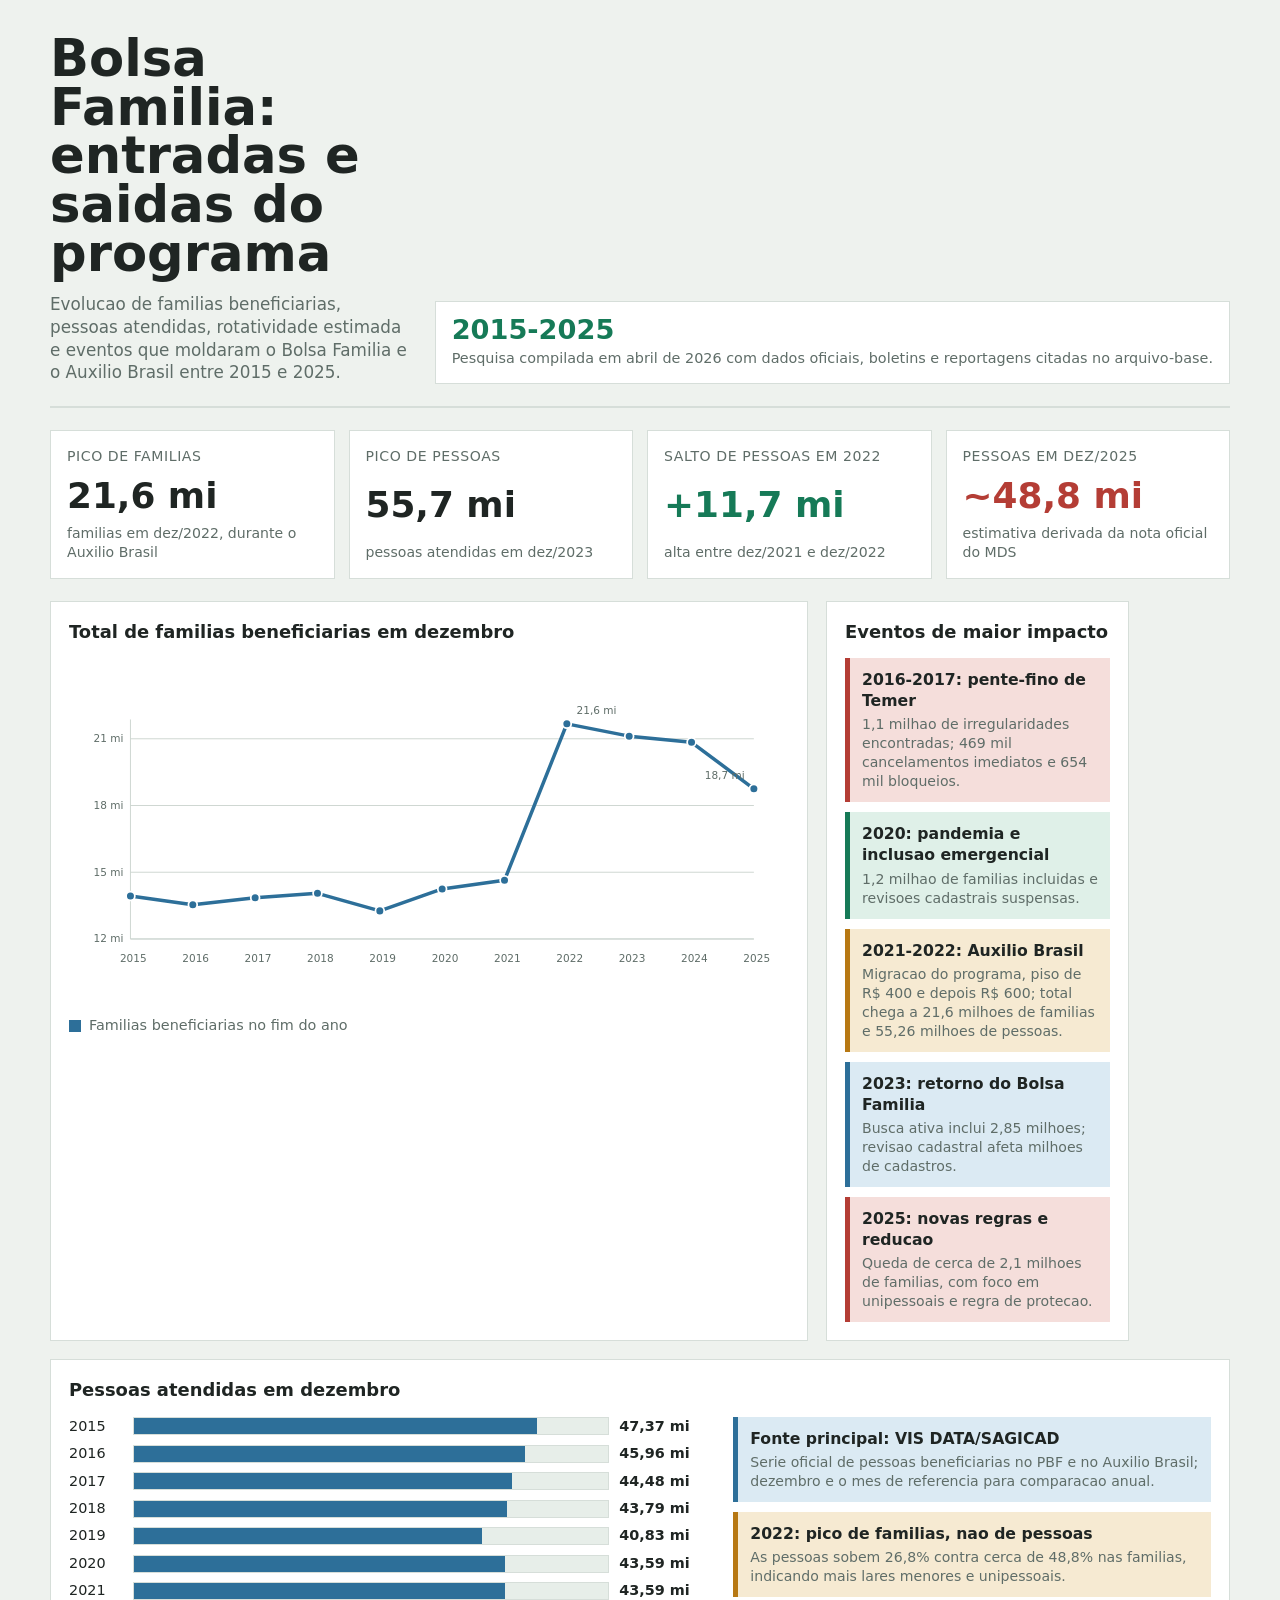
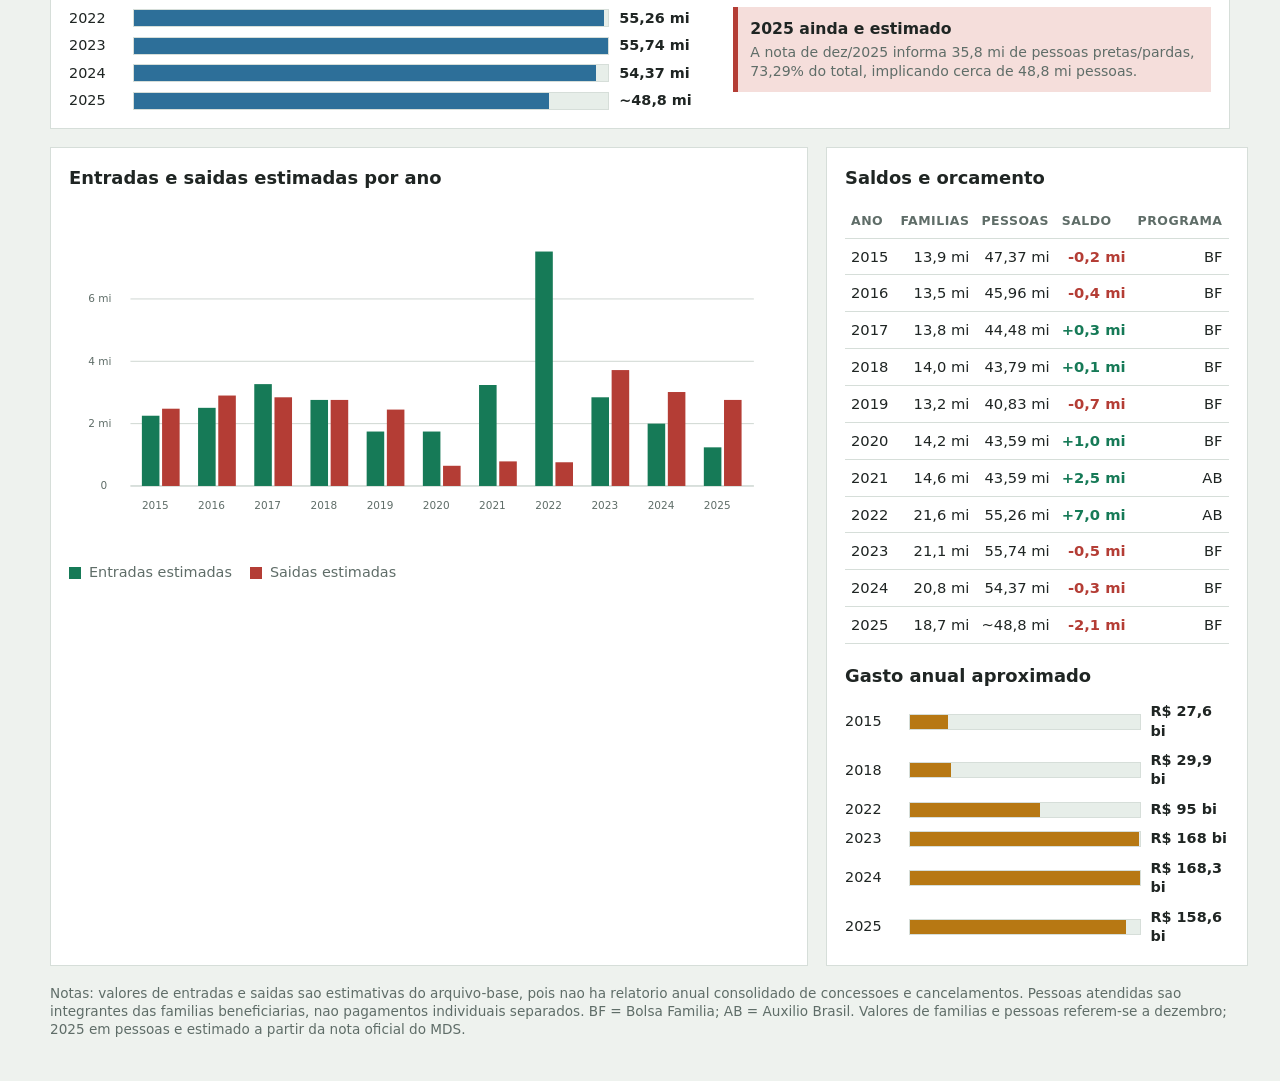
<file: bolsa-familia/bolsa_familia_infografico_2015_2025.html>
<!doctype html>
<html lang="pt-BR">
<head>
  <meta charset="utf-8">
  <meta name="viewport" content="width=device-width, initial-scale=1">
  <title>Bolsa Familia: entradas e saidas 2015-2025</title>
  <style>
    :root {
      --ink: #1f2523;
      --muted: #5f6d68;
      --line: #d6ded9;
      --panel: #ffffff;
      --bg: #eef2ee;
      --green: #167a57;
      --red: #b43d35;
      --blue: #2d6f99;
      --gold: #b77813;
      --soft-green: #dff0e8;
      --soft-red: #f5dedb;
      --soft-blue: #dbeaf3;
      --soft-gold: #f6ead2;
    }

    * {
      box-sizing: border-box;
    }

    body {
      margin: 0;
      background: var(--bg);
      color: var(--ink);
      font-family: Inter, ui-sans-serif, system-ui, -apple-system, BlinkMacSystemFont, "Segoe UI", sans-serif;
      line-height: 1.35;
    }

    main {
      width: min(1180px, calc(100% - 32px));
      margin: 0 auto;
      padding: 34px 0 42px;
    }

    header {
      display: grid;
      grid-template-columns: 1fr auto;
      gap: 24px;
      align-items: end;
      padding-bottom: 22px;
      border-bottom: 2px solid var(--line);
    }

    h1 {
      margin: 0;
      max-width: 850px;
      font-size: clamp(2rem, 4vw, 4.7rem);
      line-height: .95;
      letter-spacing: 0;
    }

    .subtitle {
      max-width: 760px;
      margin: 16px 0 0;
      color: var(--muted);
      font-size: 1.05rem;
    }

    .stamp {
      min-width: 210px;
      padding: 14px 16px;
      border: 1px solid var(--line);
      background: var(--panel);
    }

    .stamp strong {
      display: block;
      font-size: 1.7rem;
      line-height: 1;
      color: var(--green);
    }

    .stamp span {
      display: block;
      margin-top: 6px;
      color: var(--muted);
      font-size: .9rem;
    }

    .metric-grid {
      display: grid;
      grid-template-columns: repeat(4, 1fr);
      gap: 14px;
      margin: 22px 0;
    }

    .metric {
      background: var(--panel);
      border: 1px solid var(--line);
      padding: 16px;
      min-height: 132px;
      display: flex;
      flex-direction: column;
      justify-content: space-between;
    }

    .metric .label {
      color: var(--muted);
      font-size: .88rem;
      text-transform: uppercase;
      letter-spacing: .04em;
    }

    .metric .value {
      margin-top: 12px;
      font-size: clamp(1.65rem, 2.8vw, 2.8rem);
      line-height: 1;
      font-weight: 800;
    }

    .metric .note {
      margin-top: 10px;
      color: var(--muted);
      font-size: .88rem;
    }

    .layout {
      display: grid;
      grid-template-columns: 1.25fr .75fr;
      gap: 18px;
    }

    section {
      background: var(--panel);
      border: 1px solid var(--line);
      padding: 18px;
    }

    h2 {
      margin: 0 0 14px;
      font-size: 1.12rem;
      letter-spacing: 0;
    }

    .chart {
      overflow-x: auto;
      padding-bottom: 4px;
    }

    svg {
      display: block;
      width: 100%;
      min-width: 720px;
      height: auto;
    }

    .axis,
    .grid-line {
      stroke: #c8d2cc;
      stroke-width: 1;
    }

    .axis-label,
    .year-label,
    .small-label {
      fill: var(--muted);
      font-size: 12px;
    }

    .line-stock {
      fill: none;
      stroke: var(--blue);
      stroke-width: 4;
      stroke-linejoin: round;
      stroke-linecap: round;
    }

    .dot-stock {
      fill: var(--blue);
      stroke: #fff;
      stroke-width: 2;
    }

    .bar-in {
      fill: var(--green);
    }

    .bar-out {
      fill: var(--red);
    }

    .legend {
      display: flex;
      flex-wrap: wrap;
      gap: 12px 18px;
      margin-top: 12px;
      color: var(--muted);
      font-size: .9rem;
    }

    .legend span {
      display: inline-flex;
      align-items: center;
      gap: 8px;
    }

    .swatch {
      width: 12px;
      height: 12px;
      display: inline-block;
      background: var(--blue);
    }

    .swatch.green {
      background: var(--green);
    }

    .swatch.red {
      background: var(--red);
    }

    .timeline {
      display: grid;
      gap: 10px;
    }

    .event {
      border-left: 5px solid var(--blue);
      background: #f7faf8;
      padding: 11px 12px;
    }

    .event strong {
      display: block;
      font-size: .98rem;
    }

    .event span {
      display: block;
      margin-top: 4px;
      color: var(--muted);
      font-size: .88rem;
    }

    .event.red {
      border-color: var(--red);
      background: var(--soft-red);
    }

    .event.green {
      border-color: var(--green);
      background: var(--soft-green);
    }

    .event.gold {
      border-color: var(--gold);
      background: var(--soft-gold);
    }

    .event.blue {
      border-color: var(--blue);
      background: var(--soft-blue);
    }

    .split {
      display: grid;
      grid-template-columns: 1fr 1fr;
      gap: 18px;
      margin-top: 18px;
    }

    .wide {
      margin-top: 18px;
    }

    .people-panel {
      display: grid;
      grid-template-columns: 1.15fr .85fr;
      gap: 18px;
      align-items: start;
    }

    .people-bars {
      display: grid;
      gap: 8px;
    }

    .people-row {
      display: grid;
      grid-template-columns: 54px 1fr 96px;
      gap: 10px;
      align-items: center;
      font-size: .9rem;
    }

    .people-track {
      height: 18px;
      background: #e7eee9;
      border: 1px solid var(--line);
    }

    .people-fill {
      height: 100%;
      background: var(--blue);
    }

    .table {
      width: 100%;
      border-collapse: collapse;
      font-size: .92rem;
    }

    .table th,
    .table td {
      padding: 8px 6px;
      border-bottom: 1px solid var(--line);
      text-align: left;
      white-space: nowrap;
    }

    .table th {
      color: var(--muted);
      font-size: .78rem;
      text-transform: uppercase;
      letter-spacing: .04em;
    }

    .table td:nth-child(2),
    .table td:nth-child(3),
    .table td:nth-child(4),
    .table td:nth-child(5) {
      text-align: right;
    }

    .positive {
      color: var(--green);
      font-weight: 700;
    }

    .negative {
      color: var(--red);
      font-weight: 700;
    }

    .budget-bars {
      display: grid;
      gap: 10px;
    }

    .budget-row {
      display: grid;
      grid-template-columns: 54px 1fr 78px;
      gap: 10px;
      align-items: center;
      font-size: .9rem;
    }

    .budget-track {
      height: 16px;
      background: #e7eee9;
      border: 1px solid var(--line);
    }

    .budget-fill {
      height: 100%;
      background: var(--gold);
    }

    .footnote {
      margin: 18px 0 0;
      color: var(--muted);
      font-size: .85rem;
    }

    @media (max-width: 900px) {
      header,
      .layout,
      .split,
      .people-panel,
      .metric-grid {
        grid-template-columns: 1fr;
      }

      .metric {
        min-height: 110px;
      }

      main {
        width: min(100% - 22px, 1180px);
        padding-top: 22px;
      }
    }

    @media print {
      body {
        background: #fff;
      }

      main {
        width: 100%;
        padding: 0;
      }

      section,
      .metric,
      .stamp {
        break-inside: avoid;
      }
    }
  </style>
</head>
<body>
  <main>
    <header>
      <div>
        <h1>Bolsa Familia: entradas e saidas do programa</h1>
        <p class="subtitle">Evolucao de familias beneficiarias, pessoas atendidas, rotatividade estimada e eventos que moldaram o Bolsa Familia e o Auxilio Brasil entre 2015 e 2025.</p>
      </div>
      <div class="stamp">
        <strong>2015-2025</strong>
        <span>Pesquisa compilada em abril de 2026 com dados oficiais, boletins e reportagens citadas no arquivo-base.</span>
      </div>
    </header>

    <div class="metric-grid">
      <article class="metric">
        <div class="label">Pico de familias</div>
        <div class="value">21,6 mi</div>
        <div class="note">familias em dez/2022, durante o Auxilio Brasil</div>
      </article>
      <article class="metric">
        <div class="label">Pico de pessoas</div>
        <div class="value">55,7 mi</div>
        <div class="note">pessoas atendidas em dez/2023</div>
      </article>
      <article class="metric">
        <div class="label">Salto de pessoas em 2022</div>
        <div class="value positive">+11,7 mi</div>
        <div class="note">alta entre dez/2021 e dez/2022</div>
      </article>
      <article class="metric">
        <div class="label">Pessoas em dez/2025</div>
        <div class="value negative">~48,8 mi</div>
        <div class="note">estimativa derivada da nota oficial do MDS</div>
      </article>
    </div>

    <div class="layout">
      <section>
        <h2>Total de familias beneficiarias em dezembro</h2>
        <div class="chart" aria-label="Grafico de linha com total de familias por ano">
          <svg viewBox="0 0 820 390" role="img">
            <line class="grid-line" x1="70" y1="320" x2="780" y2="320"></line>
            <line class="grid-line" x1="70" y1="244" x2="780" y2="244"></line>
            <line class="grid-line" x1="70" y1="168" x2="780" y2="168"></line>
            <line class="grid-line" x1="70" y1="92" x2="780" y2="92"></line>
            <line class="axis" x1="70" y1="320" x2="780" y2="320"></line>
            <line class="axis" x1="70" y1="70" x2="70" y2="320"></line>
            <text class="axis-label" x="28" y="324">12 mi</text>
            <text class="axis-label" x="28" y="248">15 mi</text>
            <text class="axis-label" x="28" y="172">18 mi</text>
            <text class="axis-label" x="28" y="96">21 mi</text>

            <path class="line-stock" d="M70 271 L141 281 L212 273 L283 268 L354 288 L425 263 L496 253 L567 75 L638 89 L709 96 L780 149"></path>
            <g>
              <circle class="dot-stock" cx="70" cy="271" r="5"></circle>
              <circle class="dot-stock" cx="141" cy="281" r="5"></circle>
              <circle class="dot-stock" cx="212" cy="273" r="5"></circle>
              <circle class="dot-stock" cx="283" cy="268" r="5"></circle>
              <circle class="dot-stock" cx="354" cy="288" r="5"></circle>
              <circle class="dot-stock" cx="425" cy="263" r="5"></circle>
              <circle class="dot-stock" cx="496" cy="253" r="5"></circle>
              <circle class="dot-stock" cx="567" cy="75" r="5"></circle>
              <circle class="dot-stock" cx="638" cy="89" r="5"></circle>
              <circle class="dot-stock" cx="709" cy="96" r="5"></circle>
              <circle class="dot-stock" cx="780" cy="149" r="5"></circle>
            </g>
            <g>
              <text class="year-label" x="58" y="346">2015</text>
              <text class="year-label" x="129" y="346">2016</text>
              <text class="year-label" x="200" y="346">2017</text>
              <text class="year-label" x="271" y="346">2018</text>
              <text class="year-label" x="342" y="346">2019</text>
              <text class="year-label" x="413" y="346">2020</text>
              <text class="year-label" x="484" y="346">2021</text>
              <text class="year-label" x="555" y="346">2022</text>
              <text class="year-label" x="626" y="346">2023</text>
              <text class="year-label" x="697" y="346">2024</text>
              <text class="year-label" x="768" y="346">2025</text>
            </g>
            <text class="small-label" x="578" y="64">21,6 mi</text>
            <text class="small-label" x="724" y="138">18,7 mi</text>
          </svg>
        </div>
        <div class="legend">
          <span><i class="swatch"></i>Familias beneficiarias no fim do ano</span>
        </div>
      </section>

      <section>
        <h2>Eventos de maior impacto</h2>
        <div class="timeline">
          <div class="event red">
            <strong>2016-2017: pente-fino de Temer</strong>
            <span>1,1 milhao de irregularidades encontradas; 469 mil cancelamentos imediatos e 654 mil bloqueios.</span>
          </div>
          <div class="event green">
            <strong>2020: pandemia e inclusao emergencial</strong>
            <span>1,2 milhao de familias incluidas e revisoes cadastrais suspensas.</span>
          </div>
          <div class="event gold">
            <strong>2021-2022: Auxilio Brasil</strong>
            <span>Migracao do programa, piso de R$ 400 e depois R$ 600; total chega a 21,6 milhoes de familias e 55,26 milhoes de pessoas.</span>
          </div>
          <div class="event blue">
            <strong>2023: retorno do Bolsa Familia</strong>
            <span>Busca ativa inclui 2,85 milhoes; revisao cadastral afeta milhoes de cadastros.</span>
          </div>
          <div class="event red">
            <strong>2025: novas regras e reducao</strong>
            <span>Queda de cerca de 2,1 milhoes de familias, com foco em unipessoais e regra de protecao.</span>
          </div>
        </div>
      </section>
    </div>

    <section class="wide">
      <h2>Pessoas atendidas em dezembro</h2>
      <div class="people-panel">
        <div class="people-bars" aria-label="Barras com pessoas atendidas por ano">
          <div class="people-row"><span>2015</span><div class="people-track"><div class="people-fill" style="width: 85.0%"></div></div><strong>47,37 mi</strong></div>
          <div class="people-row"><span>2016</span><div class="people-track"><div class="people-fill" style="width: 82.5%"></div></div><strong>45,96 mi</strong></div>
          <div class="people-row"><span>2017</span><div class="people-track"><div class="people-fill" style="width: 79.8%"></div></div><strong>44,48 mi</strong></div>
          <div class="people-row"><span>2018</span><div class="people-track"><div class="people-fill" style="width: 78.6%"></div></div><strong>43,79 mi</strong></div>
          <div class="people-row"><span>2019</span><div class="people-track"><div class="people-fill" style="width: 73.3%"></div></div><strong>40,83 mi</strong></div>
          <div class="people-row"><span>2020</span><div class="people-track"><div class="people-fill" style="width: 78.2%"></div></div><strong>43,59 mi</strong></div>
          <div class="people-row"><span>2021</span><div class="people-track"><div class="people-fill" style="width: 78.2%"></div></div><strong>43,59 mi</strong></div>
          <div class="people-row"><span>2022</span><div class="people-track"><div class="people-fill" style="width: 99.1%"></div></div><strong>55,26 mi</strong></div>
          <div class="people-row"><span>2023</span><div class="people-track"><div class="people-fill" style="width: 100%"></div></div><strong>55,74 mi</strong></div>
          <div class="people-row"><span>2024</span><div class="people-track"><div class="people-fill" style="width: 97.5%"></div></div><strong>54,37 mi</strong></div>
          <div class="people-row"><span>2025</span><div class="people-track"><div class="people-fill" style="width: 87.6%"></div></div><strong>~48,8 mi</strong></div>
        </div>
        <div class="timeline">
          <div class="event blue">
            <strong>Fonte principal: VIS DATA/SAGICAD</strong>
            <span>Serie oficial de pessoas beneficiarias no PBF e no Auxilio Brasil; dezembro e o mes de referencia para comparacao anual.</span>
          </div>
          <div class="event gold">
            <strong>2022: pico de familias, nao de pessoas</strong>
            <span>As pessoas sobem 26,8% contra cerca de 48,8% nas familias, indicando mais lares menores e unipessoais.</span>
          </div>
          <div class="event red">
            <strong>2025 ainda e estimado</strong>
            <span>A nota de dez/2025 informa 35,8 mi de pessoas pretas/pardas, 73,29% do total, implicando cerca de 48,8 mi pessoas.</span>
          </div>
        </div>
      </div>
    </section>

    <div class="split">
      <section>
        <h2>Entradas e saidas estimadas por ano</h2>
        <div class="chart" aria-label="Barras de entradas e saidas estimadas">
          <svg viewBox="0 0 820 390" role="img">
            <line class="grid-line" x1="70" y1="320" x2="780" y2="320"></line>
            <line class="grid-line" x1="70" y1="249" x2="780" y2="249"></line>
            <line class="grid-line" x1="70" y1="178" x2="780" y2="178"></line>
            <line class="grid-line" x1="70" y1="107" x2="780" y2="107"></line>
            <line class="axis" x1="70" y1="320" x2="780" y2="320"></line>
            <text class="axis-label" x="36" y="324">0</text>
            <text class="axis-label" x="22" y="253">2 mi</text>
            <text class="axis-label" x="22" y="182">4 mi</text>
            <text class="axis-label" x="22" y="111">6 mi</text>

            <rect class="bar-in" x="83" y="240" width="20" height="80"></rect>
            <rect class="bar-out" x="106" y="232" width="20" height="88"></rect>
            <rect class="bar-in" x="147" y="231" width="20" height="89"></rect>
            <rect class="bar-out" x="170" y="217" width="20" height="103"></rect>
            <rect class="bar-in" x="211" y="204" width="20" height="116"></rect>
            <rect class="bar-out" x="234" y="219" width="20" height="101"></rect>
            <rect class="bar-in" x="275" y="222" width="20" height="98"></rect>
            <rect class="bar-out" x="298" y="222" width="20" height="98"></rect>
            <rect class="bar-in" x="339" y="258" width="20" height="62"></rect>
            <rect class="bar-out" x="362" y="233" width="20" height="87"></rect>
            <rect class="bar-in" x="403" y="258" width="20" height="62"></rect>
            <rect class="bar-out" x="426" y="297" width="20" height="23"></rect>
            <rect class="bar-in" x="467" y="205" width="20" height="115"></rect>
            <rect class="bar-out" x="490" y="292" width="20" height="28"></rect>
            <rect class="bar-in" x="531" y="53" width="20" height="267"></rect>
            <rect class="bar-out" x="554" y="293" width="20" height="27"></rect>
            <rect class="bar-in" x="595" y="219" width="20" height="101"></rect>
            <rect class="bar-out" x="618" y="188" width="20" height="132"></rect>
            <rect class="bar-in" x="659" y="249" width="20" height="71"></rect>
            <rect class="bar-out" x="682" y="213" width="20" height="107"></rect>
            <rect class="bar-in" x="723" y="276" width="20" height="44"></rect>
            <rect class="bar-out" x="746" y="222" width="20" height="98"></rect>

            <text class="year-label" x="83" y="346">2015</text>
            <text class="year-label" x="147" y="346">2016</text>
            <text class="year-label" x="211" y="346">2017</text>
            <text class="year-label" x="275" y="346">2018</text>
            <text class="year-label" x="339" y="346">2019</text>
            <text class="year-label" x="403" y="346">2020</text>
            <text class="year-label" x="467" y="346">2021</text>
            <text class="year-label" x="531" y="346">2022</text>
            <text class="year-label" x="595" y="346">2023</text>
            <text class="year-label" x="659" y="346">2024</text>
            <text class="year-label" x="723" y="346">2025</text>
          </svg>
        </div>
        <div class="legend">
          <span><i class="swatch green"></i>Entradas estimadas</span>
          <span><i class="swatch red"></i>Saidas estimadas</span>
        </div>
      </section>

      <section>
        <h2>Saldos e orcamento</h2>
        <table class="table">
          <thead>
            <tr>
              <th>Ano</th>
              <th>Familias</th>
              <th>Pessoas</th>
              <th>Saldo</th>
              <th>Programa</th>
            </tr>
          </thead>
          <tbody>
            <tr><td>2015</td><td>13,9 mi</td><td>47,37 mi</td><td class="negative">-0,2 mi</td><td>BF</td></tr>
            <tr><td>2016</td><td>13,5 mi</td><td>45,96 mi</td><td class="negative">-0,4 mi</td><td>BF</td></tr>
            <tr><td>2017</td><td>13,8 mi</td><td>44,48 mi</td><td class="positive">+0,3 mi</td><td>BF</td></tr>
            <tr><td>2018</td><td>14,0 mi</td><td>43,79 mi</td><td class="positive">+0,1 mi</td><td>BF</td></tr>
            <tr><td>2019</td><td>13,2 mi</td><td>40,83 mi</td><td class="negative">-0,7 mi</td><td>BF</td></tr>
            <tr><td>2020</td><td>14,2 mi</td><td>43,59 mi</td><td class="positive">+1,0 mi</td><td>BF</td></tr>
            <tr><td>2021</td><td>14,6 mi</td><td>43,59 mi</td><td class="positive">+2,5 mi</td><td>AB</td></tr>
            <tr><td>2022</td><td>21,6 mi</td><td>55,26 mi</td><td class="positive">+7,0 mi</td><td>AB</td></tr>
            <tr><td>2023</td><td>21,1 mi</td><td>55,74 mi</td><td class="negative">-0,5 mi</td><td>BF</td></tr>
            <tr><td>2024</td><td>20,8 mi</td><td>54,37 mi</td><td class="negative">-0,3 mi</td><td>BF</td></tr>
            <tr><td>2025</td><td>18,7 mi</td><td>~48,8 mi</td><td class="negative">-2,1 mi</td><td>BF</td></tr>
          </tbody>
        </table>

        <h2 style="margin-top: 20px;">Gasto anual aproximado</h2>
        <div class="budget-bars">
          <div class="budget-row"><span>2015</span><div class="budget-track"><div class="budget-fill" style="width: 16.4%"></div></div><strong>R$ 27,6 bi</strong></div>
          <div class="budget-row"><span>2018</span><div class="budget-track"><div class="budget-fill" style="width: 17.8%"></div></div><strong>R$ 29,9 bi</strong></div>
          <div class="budget-row"><span>2022</span><div class="budget-track"><div class="budget-fill" style="width: 56.5%"></div></div><strong>R$ 95 bi</strong></div>
          <div class="budget-row"><span>2023</span><div class="budget-track"><div class="budget-fill" style="width: 99.8%"></div></div><strong>R$ 168 bi</strong></div>
          <div class="budget-row"><span>2024</span><div class="budget-track"><div class="budget-fill" style="width: 100%"></div></div><strong>R$ 168,3 bi</strong></div>
          <div class="budget-row"><span>2025</span><div class="budget-track"><div class="budget-fill" style="width: 94.2%"></div></div><strong>R$ 158,6 bi</strong></div>
        </div>
      </section>
    </div>

    <p class="footnote">Notas: valores de entradas e saidas sao estimativas do arquivo-base, pois nao ha relatorio anual consolidado de concessoes e cancelamentos. Pessoas atendidas sao integrantes das familias beneficiarias, nao pagamentos individuais separados. BF = Bolsa Familia; AB = Auxilio Brasil. Valores de familias e pessoas referem-se a dezembro; 2025 em pessoas e estimado a partir da nota oficial do MDS.</p>
  </main>
</body>
</html>
</file>
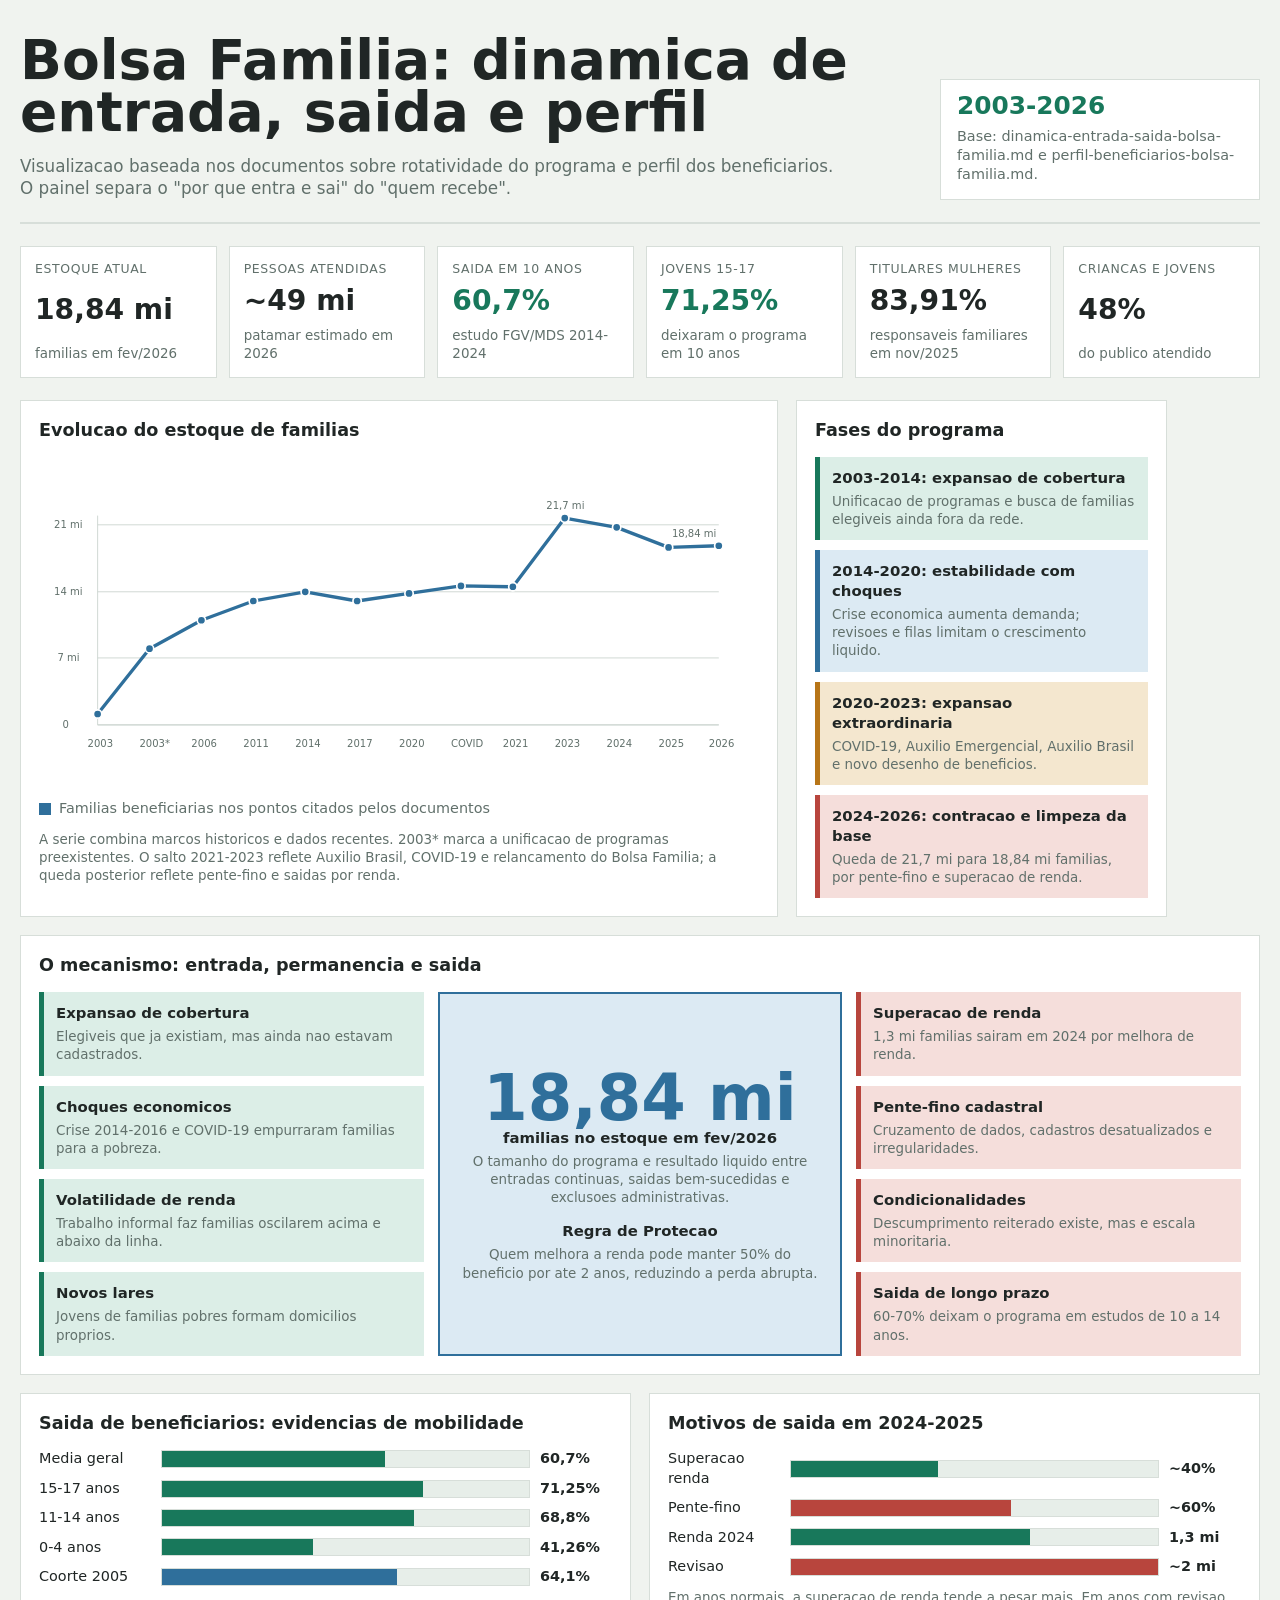
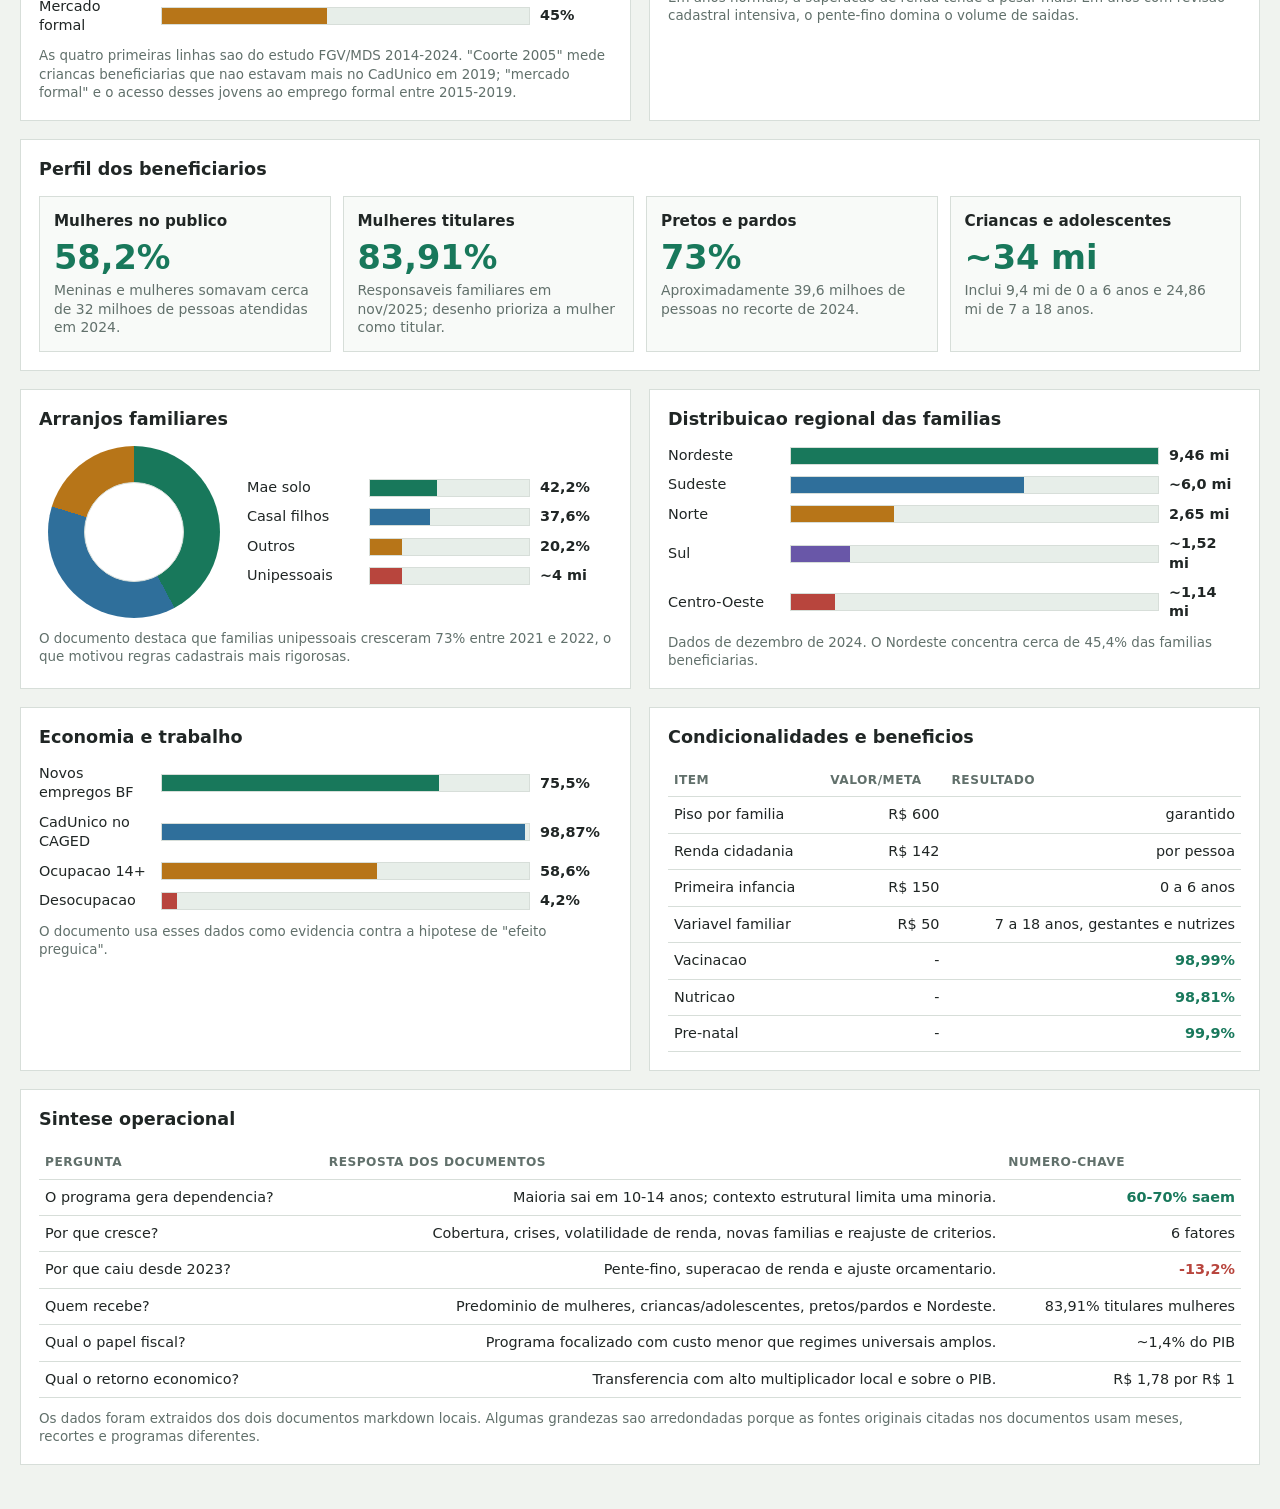
<file: bolsa-familia/visualizacao-dinamica-perfil-bolsa-familia.html>
<!doctype html>
<html lang="pt-BR">
<head>
  <meta charset="utf-8">
  <meta name="viewport" content="width=device-width, initial-scale=1">
  <title>Bolsa Familia: dinamica e perfil dos beneficiarios</title>
  <style>
    :root {
      --bg: #f0f3ef;
      --panel: #ffffff;
      --ink: #202625;
      --muted: #61706b;
      --line: #d7ded9;
      --green: #18785b;
      --blue: #2f6f9b;
      --red: #b8453d;
      --gold: #b77518;
      --violet: #6957a8;
      --soft-green: #dceee7;
      --soft-blue: #dceaf3;
      --soft-red: #f5dedb;
      --soft-gold: #f4e7cf;
      --soft-violet: #e6e2f4;
    }

    * {
      box-sizing: border-box;
    }

    body {
      margin: 0;
      background: var(--bg);
      color: var(--ink);
      font-family: Inter, ui-sans-serif, system-ui, -apple-system, BlinkMacSystemFont, "Segoe UI", sans-serif;
      line-height: 1.35;
    }

    main {
      width: min(1240px, calc(100% - 32px));
      margin: 0 auto;
      padding: 34px 0 44px;
    }

    header {
      display: grid;
      grid-template-columns: 1fr auto;
      gap: 24px;
      align-items: end;
      border-bottom: 2px solid var(--line);
      padding-bottom: 22px;
    }

    h1 {
      margin: 0;
      max-width: 920px;
      font-size: clamp(2rem, 4.3vw, 5rem);
      line-height: .95;
      letter-spacing: 0;
    }

    h2 {
      margin: 0 0 14px;
      font-size: 1.1rem;
      letter-spacing: 0;
    }

    h3 {
      margin: 0;
      font-size: .95rem;
    }

    p {
      margin: 0;
    }

    .subtitle {
      margin-top: 16px;
      max-width: 820px;
      color: var(--muted);
      font-size: 1.05rem;
    }

    .source-box {
      min-width: 270px;
      max-width: 320px;
      background: var(--panel);
      border: 1px solid var(--line);
      padding: 14px 16px;
    }

    .source-box strong {
      display: block;
      color: var(--green);
      font-size: 1.55rem;
      line-height: 1;
    }

    .source-box span {
      display: block;
      margin-top: 8px;
      color: var(--muted);
      font-size: .9rem;
    }

    .metric-grid {
      display: grid;
      grid-template-columns: repeat(6, 1fr);
      gap: 12px;
      margin: 22px 0;
    }

    .metric,
    section {
      background: var(--panel);
      border: 1px solid var(--line);
    }

    .metric {
      min-height: 132px;
      padding: 14px;
      display: flex;
      flex-direction: column;
      justify-content: space-between;
    }

    .metric .label {
      color: var(--muted);
      font-size: .78rem;
      text-transform: uppercase;
      letter-spacing: .05em;
    }

    .metric .value {
      margin-top: 8px;
      font-size: clamp(1.45rem, 2.2vw, 2.35rem);
      line-height: 1;
      font-weight: 800;
    }

    .metric .note {
      margin-top: 10px;
      color: var(--muted);
      font-size: .84rem;
    }

    section {
      padding: 18px;
    }

    .grid-main {
      display: grid;
      grid-template-columns: 1.2fr .8fr;
      gap: 18px;
    }

    .split {
      display: grid;
      grid-template-columns: 1fr 1fr;
      gap: 18px;
      margin-top: 18px;
    }

    .wide {
      margin-top: 18px;
    }

    .chart {
      overflow-x: auto;
      padding-bottom: 4px;
    }

    svg {
      display: block;
      width: 100%;
      min-width: 720px;
      height: auto;
    }

    .axis,
    .grid-line {
      stroke: #c8d2cc;
      stroke-width: 1;
    }

    .line-families {
      fill: none;
      stroke: var(--blue);
      stroke-width: 4;
      stroke-linejoin: round;
      stroke-linecap: round;
    }

    .dot {
      fill: var(--blue);
      stroke: #fff;
      stroke-width: 2;
    }

    .axis-label,
    .year-label,
    .small-label {
      fill: var(--muted);
      font-size: 12px;
    }

    .legend {
      display: flex;
      flex-wrap: wrap;
      gap: 12px 18px;
      margin-top: 12px;
      color: var(--muted);
      font-size: .9rem;
    }

    .legend span {
      display: inline-flex;
      gap: 8px;
      align-items: center;
    }

    .swatch {
      width: 12px;
      height: 12px;
      display: inline-block;
      background: var(--blue);
    }

    .swatch.green {
      background: var(--green);
    }

    .swatch.red {
      background: var(--red);
    }

    .swatch.gold {
      background: var(--gold);
    }

    .reservoir {
      display: grid;
      grid-template-columns: 1fr 1.05fr 1fr;
      gap: 14px;
      align-items: stretch;
    }

    .flow-column {
      display: grid;
      gap: 10px;
    }

    .flow-item {
      min-height: 72px;
      padding: 11px 12px;
      border-left: 5px solid var(--green);
      background: var(--soft-green);
    }

    .flow-item.out {
      border-color: var(--red);
      background: var(--soft-red);
    }

    .flow-item strong,
    .reservoir-core strong,
    .event strong {
      display: block;
      font-size: .93rem;
    }

    .flow-item span,
    .reservoir-core span,
    .event span {
      display: block;
      margin-top: 5px;
      color: var(--muted);
      font-size: .84rem;
    }

    .reservoir-core {
      min-height: 100%;
      display: flex;
      flex-direction: column;
      justify-content: center;
      gap: 14px;
      padding: 18px;
      text-align: center;
      border: 2px solid var(--blue);
      background: var(--soft-blue);
    }

    .reservoir-core .big {
      display: block;
      font-size: clamp(2.2rem, 5vw, 4.8rem);
      line-height: .9;
      font-weight: 900;
      color: var(--blue);
    }

    .bar-list {
      display: grid;
      gap: 10px;
    }

    .bar-row {
      display: grid;
      grid-template-columns: 112px 1fr 72px;
      gap: 10px;
      align-items: center;
      font-size: .9rem;
    }

    .bar-track {
      height: 18px;
      background: #e7eee9;
      border: 1px solid var(--line);
    }

    .bar-fill {
      height: 100%;
      background: var(--green);
    }

    .bar-fill.blue {
      background: var(--blue);
    }

    .bar-fill.red {
      background: var(--red);
    }

    .bar-fill.gold {
      background: var(--gold);
    }

    .bar-fill.violet {
      background: var(--violet);
    }

    .profile-grid {
      display: grid;
      grid-template-columns: repeat(4, 1fr);
      gap: 12px;
    }

    .profile-card {
      border: 1px solid var(--line);
      padding: 14px;
      min-height: 150px;
      background: #f8faf8;
    }

    .profile-card .big {
      display: block;
      margin: 10px 0 6px;
      font-size: 2.1rem;
      line-height: 1;
      font-weight: 850;
      color: var(--green);
    }

    .profile-card p {
      color: var(--muted);
      font-size: .87rem;
    }

    .donut-row {
      display: grid;
      grid-template-columns: 190px 1fr;
      gap: 18px;
      align-items: center;
    }

    .donut {
      width: 172px;
      aspect-ratio: 1;
      border-radius: 50%;
      background:
        conic-gradient(
          var(--green) 0 42.2%,
          var(--blue) 42.2% 79.8%,
          var(--gold) 79.8% 100%
        );
      position: relative;
      margin: auto;
    }

    .donut::after {
      content: "";
      position: absolute;
      inset: 36px;
      border-radius: 50%;
      background: var(--panel);
      border: 1px solid var(--line);
    }

    .timeline {
      display: grid;
      gap: 10px;
    }

    .event {
      padding: 11px 12px;
      border-left: 5px solid var(--blue);
      background: var(--soft-blue);
    }

    .event.green {
      border-color: var(--green);
      background: var(--soft-green);
    }

    .event.red {
      border-color: var(--red);
      background: var(--soft-red);
    }

    .event.gold {
      border-color: var(--gold);
      background: var(--soft-gold);
    }

    .event.violet {
      border-color: var(--violet);
      background: var(--soft-violet);
    }

    .table {
      width: 100%;
      border-collapse: collapse;
      font-size: .9rem;
    }

    .table th,
    .table td {
      padding: 8px 6px;
      border-bottom: 1px solid var(--line);
      text-align: left;
      white-space: nowrap;
    }

    .table th {
      color: var(--muted);
      font-size: .76rem;
      text-transform: uppercase;
      letter-spacing: .04em;
    }

    .table td:nth-child(2),
    .table td:nth-child(3),
    .table td:nth-child(4) {
      text-align: right;
    }

    .note {
      margin-top: 12px;
      color: var(--muted);
      font-size: .84rem;
    }

    .positive {
      color: var(--green);
      font-weight: 700;
    }

    .negative {
      color: var(--red);
      font-weight: 700;
    }

    @media (max-width: 1050px) {
      .metric-grid,
      .profile-grid {
        grid-template-columns: repeat(2, 1fr);
      }

      .grid-main,
      .split,
      .reservoir,
      .donut-row,
      header {
        grid-template-columns: 1fr;
      }

      .source-box {
        max-width: none;
      }
    }

    @media (max-width: 640px) {
      main {
        width: min(100% - 22px, 1240px);
        padding-top: 22px;
      }

      .metric-grid,
      .profile-grid {
        grid-template-columns: 1fr;
      }

      .bar-row {
        grid-template-columns: 88px 1fr 66px;
      }
    }

    @media print {
      body {
        background: #fff;
      }

      main {
        width: 100%;
        padding: 0;
      }

      section,
      .metric,
      .source-box {
        break-inside: avoid;
      }
    }
  </style>
</head>
<body>
  <main>
    <header>
      <div>
        <h1>Bolsa Familia: dinamica de entrada, saida e perfil</h1>
        <p class="subtitle">Visualizacao baseada nos documentos sobre rotatividade do programa e perfil dos beneficiarios. O painel separa o "por que entra e sai" do "quem recebe".</p>
      </div>
      <div class="source-box">
        <strong>2003-2026</strong>
        <span>Base: dinamica-entrada-saida-bolsa-familia.md e perfil-beneficiarios-bolsa-familia.md.</span>
      </div>
    </header>

    <div class="metric-grid">
      <article class="metric">
        <div class="label">Estoque atual</div>
        <div class="value">18,84 mi</div>
        <div class="note">familias em fev/2026</div>
      </article>
      <article class="metric">
        <div class="label">Pessoas atendidas</div>
        <div class="value">~49 mi</div>
        <div class="note">patamar estimado em 2026</div>
      </article>
      <article class="metric">
        <div class="label">Saida em 10 anos</div>
        <div class="value positive">60,7%</div>
        <div class="note">estudo FGV/MDS 2014-2024</div>
      </article>
      <article class="metric">
        <div class="label">Jovens 15-17</div>
        <div class="value positive">71,25%</div>
        <div class="note">deixaram o programa em 10 anos</div>
      </article>
      <article class="metric">
        <div class="label">Titulares mulheres</div>
        <div class="value">83,91%</div>
        <div class="note">responsaveis familiares em nov/2025</div>
      </article>
      <article class="metric">
        <div class="label">Criancas e jovens</div>
        <div class="value">48%</div>
        <div class="note">do publico atendido</div>
      </article>
    </div>

    <div class="grid-main">
      <section>
        <h2>Evolucao do estoque de familias</h2>
        <div class="chart" aria-label="Linha historica de familias beneficiarias">
          <svg viewBox="0 0 860 390" role="img">
            <line class="grid-line" x1="70" y1="320" x2="812" y2="320"></line>
            <line class="grid-line" x1="70" y1="240" x2="812" y2="240"></line>
            <line class="grid-line" x1="70" y1="161" x2="812" y2="161"></line>
            <line class="grid-line" x1="70" y1="81" x2="812" y2="81"></line>
            <line class="axis" x1="70" y1="320" x2="812" y2="320"></line>
            <line class="axis" x1="70" y1="70" x2="70" y2="320"></line>
            <text class="axis-label" x="28" y="324">0</text>
            <text class="axis-label" x="22" y="244">7 mi</text>
            <text class="axis-label" x="18" y="165">14 mi</text>
            <text class="axis-label" x="18" y="85">21 mi</text>

            <path class="line-families" d="M70 307 L132 229 L194 195 L256 172 L318 161 L380 172 L442 163 L504 154 L566 155 L628 73 L690 84 L752 108 L812 106"></path>
            <g>
              <circle class="dot" cx="70" cy="307" r="5"></circle>
              <circle class="dot" cx="132" cy="229" r="5"></circle>
              <circle class="dot" cx="194" cy="195" r="5"></circle>
              <circle class="dot" cx="256" cy="172" r="5"></circle>
              <circle class="dot" cx="318" cy="161" r="5"></circle>
              <circle class="dot" cx="380" cy="172" r="5"></circle>
              <circle class="dot" cx="442" cy="163" r="5"></circle>
              <circle class="dot" cx="504" cy="154" r="5"></circle>
              <circle class="dot" cx="566" cy="155" r="5"></circle>
              <circle class="dot" cx="628" cy="73" r="5"></circle>
              <circle class="dot" cx="690" cy="84" r="5"></circle>
              <circle class="dot" cx="752" cy="108" r="5"></circle>
              <circle class="dot" cx="812" cy="106" r="5"></circle>
            </g>
            <g>
              <text class="year-label" x="58" y="346">2003</text>
              <text class="year-label" x="120" y="346">2003*</text>
              <text class="year-label" x="182" y="346">2006</text>
              <text class="year-label" x="244" y="346">2011</text>
              <text class="year-label" x="306" y="346">2014</text>
              <text class="year-label" x="368" y="346">2017</text>
              <text class="year-label" x="430" y="346">2020</text>
              <text class="year-label" x="492" y="346">COVID</text>
              <text class="year-label" x="554" y="346">2021</text>
              <text class="year-label" x="616" y="346">2023</text>
              <text class="year-label" x="678" y="346">2024</text>
              <text class="year-label" x="740" y="346">2025</text>
              <text class="year-label" x="800" y="346">2026</text>
            </g>
            <text class="small-label" x="606" y="62">21,7 mi</text>
            <text class="small-label" x="756" y="96">18,84 mi</text>
          </svg>
        </div>
        <div class="legend">
          <span><i class="swatch"></i>Familias beneficiarias nos pontos citados pelos documentos</span>
        </div>
        <p class="note">A serie combina marcos historicos e dados recentes. 2003* marca a unificacao de programas preexistentes. O salto 2021-2023 reflete Auxilio Brasil, COVID-19 e relancamento do Bolsa Familia; a queda posterior reflete pente-fino e saidas por renda.</p>
      </section>

      <section>
        <h2>Fases do programa</h2>
        <div class="timeline">
          <div class="event green">
            <strong>2003-2014: expansao de cobertura</strong>
            <span>Unificacao de programas e busca de familias elegiveis ainda fora da rede.</span>
          </div>
          <div class="event blue">
            <strong>2014-2020: estabilidade com choques</strong>
            <span>Crise economica aumenta demanda; revisoes e filas limitam o crescimento liquido.</span>
          </div>
          <div class="event gold">
            <strong>2020-2023: expansao extraordinaria</strong>
            <span>COVID-19, Auxilio Emergencial, Auxilio Brasil e novo desenho de beneficios.</span>
          </div>
          <div class="event red">
            <strong>2024-2026: contracao e limpeza da base</strong>
            <span>Queda de 21,7 mi para 18,84 mi familias, por pente-fino e superacao de renda.</span>
          </div>
        </div>
      </section>
    </div>

    <section class="wide">
      <h2>O mecanismo: entrada, permanencia e saida</h2>
      <div class="reservoir">
        <div class="flow-column">
          <div class="flow-item">
            <strong>Expansao de cobertura</strong>
            <span>Elegiveis que ja existiam, mas ainda nao estavam cadastrados.</span>
          </div>
          <div class="flow-item">
            <strong>Choques economicos</strong>
            <span>Crise 2014-2016 e COVID-19 empurraram familias para a pobreza.</span>
          </div>
          <div class="flow-item">
            <strong>Volatilidade de renda</strong>
            <span>Trabalho informal faz familias oscilarem acima e abaixo da linha.</span>
          </div>
          <div class="flow-item">
            <strong>Novos lares</strong>
            <span>Jovens de familias pobres formam domicilios proprios.</span>
          </div>
        </div>
        <div class="reservoir-core">
          <div>
            <span class="big">18,84 mi</span>
            <strong>familias no estoque em fev/2026</strong>
            <span>O tamanho do programa e resultado liquido entre entradas continuas, saidas bem-sucedidas e exclusoes administrativas.</span>
          </div>
          <div>
            <strong>Regra de Protecao</strong>
            <span>Quem melhora a renda pode manter 50% do beneficio por ate 2 anos, reduzindo a perda abrupta.</span>
          </div>
        </div>
        <div class="flow-column">
          <div class="flow-item out">
            <strong>Superacao de renda</strong>
            <span>1,3 mi familias sairam em 2024 por melhora de renda.</span>
          </div>
          <div class="flow-item out">
            <strong>Pente-fino cadastral</strong>
            <span>Cruzamento de dados, cadastros desatualizados e irregularidades.</span>
          </div>
          <div class="flow-item out">
            <strong>Condicionalidades</strong>
            <span>Descumprimento reiterado existe, mas e escala minoritaria.</span>
          </div>
          <div class="flow-item out">
            <strong>Saida de longo prazo</strong>
            <span>60-70% deixam o programa em estudos de 10 a 14 anos.</span>
          </div>
        </div>
      </div>
    </section>

    <div class="split">
      <section>
        <h2>Saida de beneficiarios: evidencias de mobilidade</h2>
        <div class="bar-list">
          <div class="bar-row"><span>Media geral</span><div class="bar-track"><div class="bar-fill green" style="width: 60.7%"></div></div><strong>60,7%</strong></div>
          <div class="bar-row"><span>15-17 anos</span><div class="bar-track"><div class="bar-fill green" style="width: 71.25%"></div></div><strong>71,25%</strong></div>
          <div class="bar-row"><span>11-14 anos</span><div class="bar-track"><div class="bar-fill green" style="width: 68.8%"></div></div><strong>68,8%</strong></div>
          <div class="bar-row"><span>0-4 anos</span><div class="bar-track"><div class="bar-fill green" style="width: 41.26%"></div></div><strong>41,26%</strong></div>
          <div class="bar-row"><span>Coorte 2005</span><div class="bar-track"><div class="bar-fill blue" style="width: 64.1%"></div></div><strong>64,1%</strong></div>
          <div class="bar-row"><span>Mercado formal</span><div class="bar-track"><div class="bar-fill gold" style="width: 45%"></div></div><strong>45%</strong></div>
        </div>
        <p class="note">As quatro primeiras linhas sao do estudo FGV/MDS 2014-2024. "Coorte 2005" mede criancas beneficiarias que nao estavam mais no CadUnico em 2019; "mercado formal" e o acesso desses jovens ao emprego formal entre 2015-2019.</p>
      </section>

      <section>
        <h2>Motivos de saida em 2024-2025</h2>
        <div class="bar-list">
          <div class="bar-row"><span>Superacao renda</span><div class="bar-track"><div class="bar-fill green" style="width: 40%"></div></div><strong>~40%</strong></div>
          <div class="bar-row"><span>Pente-fino</span><div class="bar-track"><div class="bar-fill red" style="width: 60%"></div></div><strong>~60%</strong></div>
          <div class="bar-row"><span>Renda 2024</span><div class="bar-track"><div class="bar-fill green" style="width: 65%"></div></div><strong>1,3 mi</strong></div>
          <div class="bar-row"><span>Revisao</span><div class="bar-track"><div class="bar-fill red" style="width: 100%"></div></div><strong>~2 mi</strong></div>
        </div>
        <p class="note">Em anos normais, a superacao de renda tende a pesar mais. Em anos com revisao cadastral intensiva, o pente-fino domina o volume de saidas.</p>
      </section>
    </div>

    <section class="wide">
      <h2>Perfil dos beneficiarios</h2>
      <div class="profile-grid">
        <div class="profile-card">
          <h3>Mulheres no publico</h3>
          <span class="big">58,2%</span>
          <p>Meninas e mulheres somavam cerca de 32 milhoes de pessoas atendidas em 2024.</p>
        </div>
        <div class="profile-card">
          <h3>Mulheres titulares</h3>
          <span class="big">83,91%</span>
          <p>Responsaveis familiares em nov/2025; desenho prioriza a mulher como titular.</p>
        </div>
        <div class="profile-card">
          <h3>Pretos e pardos</h3>
          <span class="big">73%</span>
          <p>Aproximadamente 39,6 milhoes de pessoas no recorte de 2024.</p>
        </div>
        <div class="profile-card">
          <h3>Criancas e adolescentes</h3>
          <span class="big">~34 mi</span>
          <p>Inclui 9,4 mi de 0 a 6 anos e 24,86 mi de 7 a 18 anos.</p>
        </div>
      </div>
    </section>

    <div class="split">
      <section>
        <h2>Arranjos familiares</h2>
        <div class="donut-row">
          <div class="donut" aria-label="Grafico de rosca com arranjos familiares"></div>
          <div class="bar-list">
            <div class="bar-row"><span>Mae solo</span><div class="bar-track"><div class="bar-fill green" style="width: 42.2%"></div></div><strong>42,2%</strong></div>
            <div class="bar-row"><span>Casal filhos</span><div class="bar-track"><div class="bar-fill blue" style="width: 37.6%"></div></div><strong>37,6%</strong></div>
            <div class="bar-row"><span>Outros</span><div class="bar-track"><div class="bar-fill gold" style="width: 20.2%"></div></div><strong>20,2%</strong></div>
            <div class="bar-row"><span>Unipessoais</span><div class="bar-track"><div class="bar-fill red" style="width: 20%"></div></div><strong>~4 mi</strong></div>
          </div>
        </div>
        <p class="note">O documento destaca que familias unipessoais cresceram 73% entre 2021 e 2022, o que motivou regras cadastrais mais rigorosas.</p>
      </section>

      <section>
        <h2>Distribuicao regional das familias</h2>
        <div class="bar-list">
          <div class="bar-row"><span>Nordeste</span><div class="bar-track"><div class="bar-fill green" style="width: 100%"></div></div><strong>9,46 mi</strong></div>
          <div class="bar-row"><span>Sudeste</span><div class="bar-track"><div class="bar-fill blue" style="width: 63.4%"></div></div><strong>~6,0 mi</strong></div>
          <div class="bar-row"><span>Norte</span><div class="bar-track"><div class="bar-fill gold" style="width: 28.0%"></div></div><strong>2,65 mi</strong></div>
          <div class="bar-row"><span>Sul</span><div class="bar-track"><div class="bar-fill violet" style="width: 16.1%"></div></div><strong>~1,52 mi</strong></div>
          <div class="bar-row"><span>Centro-Oeste</span><div class="bar-track"><div class="bar-fill red" style="width: 12.1%"></div></div><strong>~1,14 mi</strong></div>
        </div>
        <p class="note">Dados de dezembro de 2024. O Nordeste concentra cerca de 45,4% das familias beneficiarias.</p>
      </section>
    </div>

    <div class="split">
      <section>
        <h2>Economia e trabalho</h2>
        <div class="bar-list">
          <div class="bar-row"><span>Novos empregos BF</span><div class="bar-track"><div class="bar-fill green" style="width: 75.5%"></div></div><strong>75,5%</strong></div>
          <div class="bar-row"><span>CadUnico no CAGED</span><div class="bar-track"><div class="bar-fill blue" style="width: 98.87%"></div></div><strong>98,87%</strong></div>
          <div class="bar-row"><span>Ocupacao 14+</span><div class="bar-track"><div class="bar-fill gold" style="width: 58.6%"></div></div><strong>58,6%</strong></div>
          <div class="bar-row"><span>Desocupacao</span><div class="bar-track"><div class="bar-fill red" style="width: 4.2%"></div></div><strong>4,2%</strong></div>
        </div>
        <p class="note">O documento usa esses dados como evidencia contra a hipotese de "efeito preguica".</p>
      </section>

      <section>
        <h2>Condicionalidades e beneficios</h2>
        <table class="table">
          <thead>
            <tr>
              <th>Item</th>
              <th>Valor/Meta</th>
              <th>Resultado</th>
            </tr>
          </thead>
          <tbody>
            <tr><td>Piso por familia</td><td>R$ 600</td><td>garantido</td></tr>
            <tr><td>Renda cidadania</td><td>R$ 142</td><td>por pessoa</td></tr>
            <tr><td>Primeira infancia</td><td>R$ 150</td><td>0 a 6 anos</td></tr>
            <tr><td>Variavel familiar</td><td>R$ 50</td><td>7 a 18 anos, gestantes e nutrizes</td></tr>
            <tr><td>Vacinacao</td><td>-</td><td class="positive">98,99%</td></tr>
            <tr><td>Nutricao</td><td>-</td><td class="positive">98,81%</td></tr>
            <tr><td>Pre-natal</td><td>-</td><td class="positive">99,9%</td></tr>
          </tbody>
        </table>
      </section>
    </div>

    <section class="wide">
      <h2>Sintese operacional</h2>
      <table class="table">
        <thead>
          <tr>
            <th>Pergunta</th>
            <th>Resposta dos documentos</th>
            <th>Numero-chave</th>
          </tr>
        </thead>
        <tbody>
          <tr><td>O programa gera dependencia?</td><td>Maioria sai em 10-14 anos; contexto estrutural limita uma minoria.</td><td class="positive">60-70% saem</td></tr>
          <tr><td>Por que cresce?</td><td>Cobertura, crises, volatilidade de renda, novas familias e reajuste de criterios.</td><td>6 fatores</td></tr>
          <tr><td>Por que caiu desde 2023?</td><td>Pente-fino, superacao de renda e ajuste orcamentario.</td><td class="negative">-13,2%</td></tr>
          <tr><td>Quem recebe?</td><td>Predominio de mulheres, criancas/adolescentes, pretos/pardos e Nordeste.</td><td>83,91% titulares mulheres</td></tr>
          <tr><td>Qual o papel fiscal?</td><td>Programa focalizado com custo menor que regimes universais amplos.</td><td>~1,4% do PIB</td></tr>
          <tr><td>Qual o retorno economico?</td><td>Transferencia com alto multiplicador local e sobre o PIB.</td><td>R$ 1,78 por R$ 1</td></tr>
        </tbody>
      </table>
      <p class="note">Os dados foram extraidos dos dois documentos markdown locais. Algumas grandezas sao arredondadas porque as fontes originais citadas nos documentos usam meses, recortes e programas diferentes.</p>
    </section>
  </main>
</body>
</html>
</file>
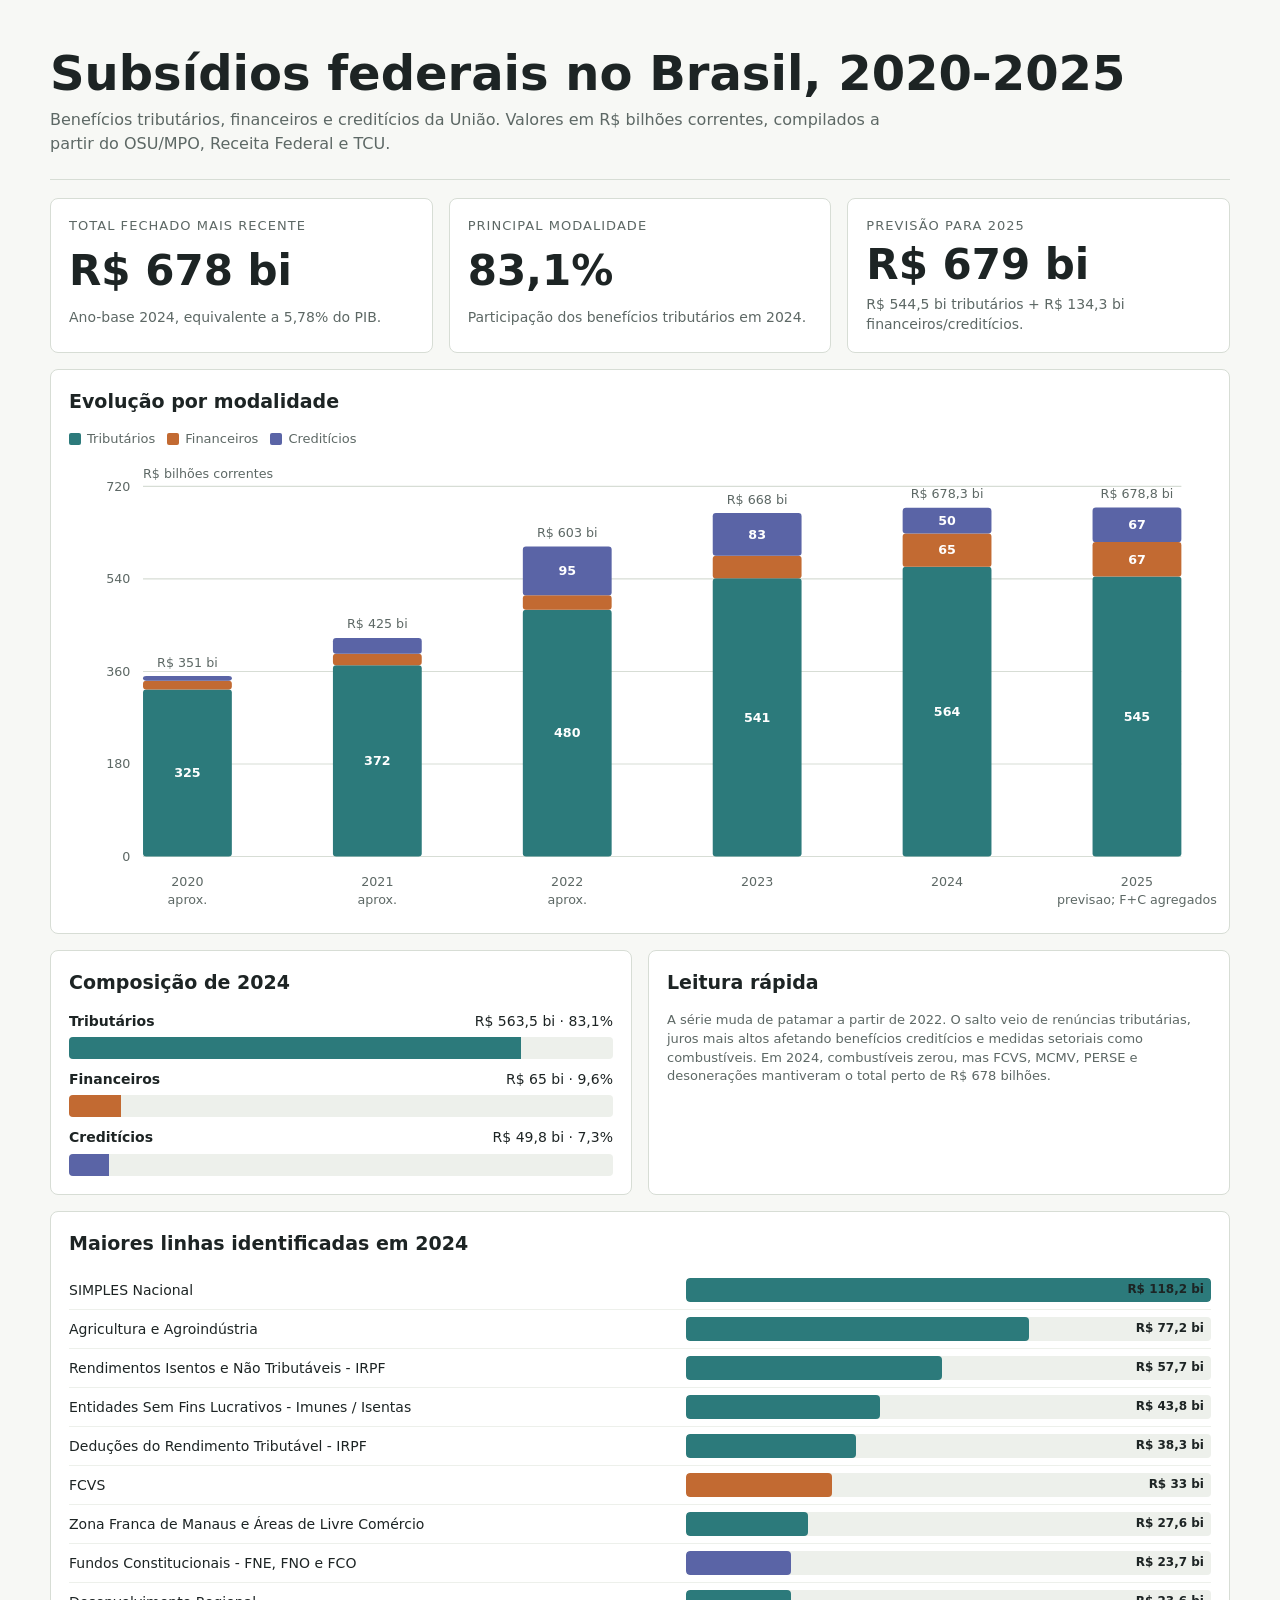
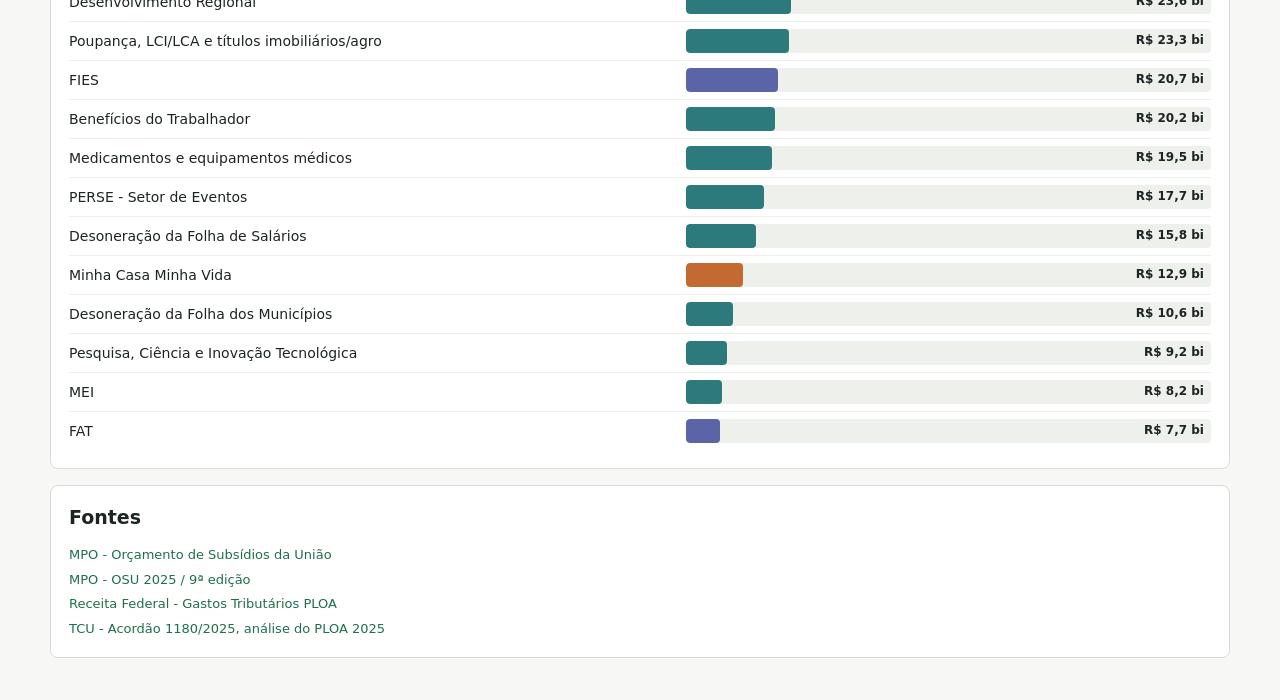
<file: economia/visualizacao_subsidios_brasil_2020_2025.html>
<!doctype html>
<html lang="pt-BR">
<head>
  <meta charset="utf-8">
  <meta name="viewport" content="width=device-width, initial-scale=1">
  <title>Subsídios Federais no Brasil | 2020-2025</title>
  <style>
    :root {
      --bg: #f7f8f5;
      --ink: #1d2424;
      --muted: #5d6865;
      --line: #d7ddd5;
      --panel: #ffffff;
      --tax: #2c7a7b;
      --fin: #c26a32;
      --cred: #5a64a6;
      --accent: #1f6f4a;
    }

    * {
      box-sizing: border-box;
    }

    body {
      margin: 0;
      background: var(--bg);
      color: var(--ink);
      font-family: Inter, ui-sans-serif, system-ui, -apple-system, BlinkMacSystemFont, "Segoe UI", sans-serif;
      line-height: 1.45;
    }

    main {
      width: min(1180px, calc(100% - 32px));
      margin: 0 auto;
      padding: 28px 0 42px;
    }

    header {
      display: grid;
      gap: 10px;
      padding: 20px 0 24px;
      border-bottom: 1px solid var(--line);
    }

    h1 {
      margin: 0;
      font-size: clamp(28px, 4vw, 48px);
      line-height: 1.05;
      letter-spacing: 0;
    }

    h2 {
      margin: 0 0 14px;
      font-size: 19px;
      letter-spacing: 0;
    }

    p {
      margin: 0;
    }

    .subhead {
      max-width: 850px;
      color: var(--muted);
      font-size: 16px;
    }

    .grid {
      display: grid;
      grid-template-columns: repeat(12, 1fr);
      gap: 16px;
      margin-top: 18px;
    }

    .panel {
      background: var(--panel);
      border: 1px solid var(--line);
      border-radius: 8px;
      padding: 18px;
      min-width: 0;
    }

    .wide {
      grid-column: span 12;
    }

    .half {
      grid-column: span 6;
    }

    .third {
      grid-column: span 4;
    }

    .metric {
      display: grid;
      gap: 8px;
      min-height: 118px;
    }

    .metric .label {
      color: var(--muted);
      font-size: 13px;
      text-transform: uppercase;
      letter-spacing: .08em;
    }

    .metric .value {
      font-size: clamp(28px, 3.8vw, 42px);
      line-height: 1;
      font-weight: 760;
    }

    .metric .note {
      color: var(--muted);
      font-size: 14px;
    }

    .legend {
      display: flex;
      flex-wrap: wrap;
      gap: 12px;
      margin-bottom: 12px;
      color: var(--muted);
      font-size: 13px;
    }

    .legend span {
      display: inline-flex;
      align-items: center;
      gap: 6px;
    }

    .swatch {
      width: 12px;
      height: 12px;
      border-radius: 2px;
      display: inline-block;
    }

    svg {
      display: block;
      width: 100%;
      height: auto;
      overflow: visible;
    }

    .axis text,
    .bar-label,
    .rank-value,
    .small {
      fill: var(--muted);
      font-size: 12px;
    }

    .axis line,
    .axis path,
    .grid-line {
      stroke: var(--line);
      stroke-width: 1;
    }

    .bar-text {
      fill: #fff;
      font-size: 12px;
      font-weight: 700;
    }

    .rank-row {
      display: grid;
      grid-template-columns: minmax(160px, 1fr) minmax(140px, 46%);
      gap: 12px;
      align-items: center;
      padding: 7px 0;
      border-bottom: 1px solid #edf0eb;
    }

    .rank-row:last-child {
      border-bottom: 0;
    }

    .rank-name {
      min-width: 0;
      color: var(--ink);
      font-size: 14px;
    }

    .rank-track {
      position: relative;
      height: 24px;
      background: #edf0eb;
      border-radius: 4px;
      overflow: hidden;
    }

    .rank-fill {
      height: 100%;
      border-radius: 4px;
    }

    .rank-amount {
      position: absolute;
      right: 7px;
      top: 50%;
      transform: translateY(-50%);
      font-size: 12px;
      font-weight: 700;
      color: var(--ink);
    }

    .composition {
      display: grid;
      gap: 10px;
    }

    .comp-row {
      display: grid;
      gap: 6px;
    }

    .comp-head {
      display: flex;
      justify-content: space-between;
      gap: 10px;
      font-size: 14px;
    }

    .comp-bar {
      height: 22px;
      border-radius: 4px;
      background: #edf0eb;
      overflow: hidden;
    }

    .comp-fill {
      height: 100%;
    }

    .notes {
      color: var(--muted);
      font-size: 13px;
    }

    .source-list {
      display: grid;
      gap: 6px;
      color: var(--muted);
      font-size: 13px;
    }

    a {
      color: var(--accent);
      text-decoration: none;
    }

    a:hover {
      text-decoration: underline;
    }

    @media (max-width: 850px) {
      main {
        width: min(100% - 20px, 1180px);
        padding-top: 16px;
      }

      .half,
      .third {
        grid-column: span 12;
      }

      .panel {
        padding: 14px;
      }

      .rank-row {
        grid-template-columns: 1fr;
        gap: 6px;
      }
    }
  </style>
</head>
<body>
  <main>
    <header>
      <h1>Subsídios federais no Brasil, 2020-2025</h1>
      <p class="subhead">Benefícios tributários, financeiros e creditícios da União. Valores em R$ bilhões correntes, compilados a partir do OSU/MPO, Receita Federal e TCU.</p>
    </header>

    <section class="grid">
      <article class="panel third metric">
        <div class="label">Total fechado mais recente</div>
        <div class="value">R$ 678 bi</div>
        <div class="note">Ano-base 2024, equivalente a 5,78% do PIB.</div>
      </article>

      <article class="panel third metric">
        <div class="label">Principal modalidade</div>
        <div class="value">83,1%</div>
        <div class="note">Participação dos benefícios tributários em 2024.</div>
      </article>

      <article class="panel third metric">
        <div class="label">Previsão para 2025</div>
        <div class="value">R$ 679 bi</div>
        <div class="note">R$ 544,5 bi tributários + R$ 134,3 bi financeiros/creditícios.</div>
      </article>

      <article class="panel wide">
        <h2>Evolução por modalidade</h2>
        <div class="legend">
          <span><i class="swatch" style="background: var(--tax)"></i>Tributários</span>
          <span><i class="swatch" style="background: var(--fin)"></i>Financeiros</span>
          <span><i class="swatch" style="background: var(--cred)"></i>Creditícios</span>
        </div>
        <svg id="stackedChart" viewBox="0 0 1080 430" role="img" aria-label="Grafico de barras empilhadas com subsidios federais entre 2020 e 2025"></svg>
      </article>

      <article class="panel half">
        <h2>Composição de 2024</h2>
        <div class="composition" id="composition"></div>
      </article>

      <article class="panel half">
        <h2>Leitura rápida</h2>
        <p class="notes">A série muda de patamar a partir de 2022. O salto veio de renúncias tributárias, juros mais altos afetando benefícios creditícios e medidas setoriais como combustíveis. Em 2024, combustíveis zerou, mas FCVS, MCMV, PERSE e desonerações mantiveram o total perto de R$ 678 bilhões.</p>
      </article>

      <article class="panel wide">
        <h2>Maiores linhas identificadas em 2024</h2>
        <div id="ranking"></div>
      </article>

      <article class="panel wide">
        <h2>Fontes</h2>
        <div class="source-list">
          <a href="https://www.gov.br/planejamento/pt-br/assuntos/avaliacao-de-politicas-publicas/orcamento-de-subsidios-da-uniao-osu">MPO - Orçamento de Subsídios da União</a>
          <a href="https://www.gov.br/planejamento/pt-br/assuntos/avaliacao-de-politicas-publicas/arquivos/orcamento-de-subsidios-da-uniao/orcamento-de-subsidios-da-uniao-9a-edicao.pdf">MPO - OSU 2025 / 9ª edição</a>
          <a href="https://www.gov.br/receitafederal/pt-br/centrais-de-conteudo/publicacoes/relatorios/renuncia/gastos-tributarios-ploa">Receita Federal - Gastos Tributários PLOA</a>
          <a href="https://pesquisa.apps.tcu.gov.br/documento/acordao-completo/%2A/NUMACORDAO%253A1180%2520ANOACORDAO%253A2025/DTRELEVANCIA%2520desc%252C%2520NUMACORDAOINT%2520desc/0">TCU - Acordão 1180/2025, análise do PLOA 2025</a>
        </div>
      </article>
    </section>
  </main>

  <script>
    const colors = {
      Tributarios: "#2c7a7b",
      Financeiros: "#c26a32",
      Crediticios: "#5a64a6"
    };

    const annual = [
      { year: "2020", Tributarios: 325, Financeiros: 17, Crediticios: 9, note: "aprox." },
      { year: "2021", Tributarios: 372, Financeiros: 22.5, Crediticios: 30.5, note: "aprox." },
      { year: "2022", Tributarios: 480, Financeiros: 28, Crediticios: 95, note: "aprox." },
      { year: "2023", Tributarios: 541.1, Financeiros: 44.1, Crediticios: 82.8, note: "" },
      { year: "2024", Tributarios: 563.5, Financeiros: 65.0, Crediticios: 49.8, note: "" },
      { year: "2025", Tributarios: 544.5, Financeiros: 67.15, Crediticios: 67.15, note: "previsao; F+C agregados" }
    ];

    const composition2024 = [
      { name: "Tributários", value: 563.5, color: colors.Tributarios },
      { name: "Financeiros", value: 65.0, color: colors.Financeiros },
      { name: "Creditícios", value: 49.8, color: colors.Crediticios }
    ];

    const ranking = [
      { name: "SIMPLES Nacional", type: "Tributário", value: 118.2 },
      { name: "Agricultura e Agroindústria", type: "Tributário", value: 77.2 },
      { name: "Rendimentos Isentos e Não Tributáveis - IRPF", type: "Tributário", value: 57.7 },
      { name: "Entidades Sem Fins Lucrativos - Imunes / Isentas", type: "Tributário", value: 43.8 },
      { name: "Deduções do Rendimento Tributável - IRPF", type: "Tributário", value: 38.3 },
      { name: "FCVS", type: "Financeiro", value: 33.0 },
      { name: "Zona Franca de Manaus e Áreas de Livre Comércio", type: "Tributário", value: 27.6 },
      { name: "Fundos Constitucionais - FNE, FNO e FCO", type: "Creditício", value: 23.7 },
      { name: "Desenvolvimento Regional", type: "Tributário", value: 23.6 },
      { name: "Poupança, LCI/LCA e títulos imobiliários/agro", type: "Tributário", value: 23.3 },
      { name: "FIES", type: "Creditício", value: 20.7 },
      { name: "Benefícios do Trabalhador", type: "Tributário", value: 20.2 },
      { name: "Medicamentos e equipamentos médicos", type: "Tributário", value: 19.5 },
      { name: "PERSE - Setor de Eventos", type: "Tributário", value: 17.7 },
      { name: "Desoneração da Folha de Salários", type: "Tributário", value: 15.8 },
      { name: "Minha Casa Minha Vida", type: "Financeiro", value: 12.9 },
      { name: "Desoneração da Folha dos Municípios", type: "Tributário", value: 10.6 },
      { name: "Pesquisa, Ciência e Inovação Tecnológica", type: "Tributário", value: 9.2 },
      { name: "MEI", type: "Tributário", value: 8.2 },
      { name: "FAT", type: "Creditício", value: 7.7 }
    ];

    function fmt(value) {
      return "R$ " + value.toLocaleString("pt-BR", { minimumFractionDigits: value % 1 ? 1 : 0, maximumFractionDigits: 1 }) + " bi";
    }

    function drawStackedChart() {
      const svg = document.getElementById("stackedChart");
      const w = 1080;
      const h = 430;
      const margin = { top: 24, right: 28, bottom: 56, left: 70 };
      const chartW = w - margin.left - margin.right;
      const chartH = h - margin.top - margin.bottom;
      const maxY = 720;
      const barW = 84;
      const gap = (chartW - annual.length * barW) / (annual.length - 1);
      const keys = ["Tributarios", "Financeiros", "Crediticios"];

      svg.innerHTML = "";

      [0, 180, 360, 540, 720].forEach(tick => {
        const y = margin.top + chartH - tick / maxY * chartH;
        svg.insertAdjacentHTML("beforeend", `<line class="grid-line" x1="${margin.left}" y1="${y}" x2="${w - margin.right}" y2="${y}"></line>`);
        svg.insertAdjacentHTML("beforeend", `<text class="small" x="${margin.left - 12}" y="${y + 4}" text-anchor="end">${tick}</text>`);
      });

      annual.forEach((d, i) => {
        const x = margin.left + i * (barW + gap);
        let yBase = margin.top + chartH;
        const total = keys.reduce((sum, k) => sum + d[k], 0);

        keys.forEach(k => {
          const value = d[k];
          const barH = value / maxY * chartH;
          yBase -= barH;
          svg.insertAdjacentHTML("beforeend", `<rect x="${x}" y="${yBase}" width="${barW}" height="${barH}" rx="3" fill="${colors[k]}"></rect>`);
          if (barH > 24) {
            svg.insertAdjacentHTML("beforeend", `<text class="bar-text" x="${x + barW / 2}" y="${yBase + barH / 2 + 4}" text-anchor="middle">${Math.round(value)}</text>`);
          }
        });

        svg.insertAdjacentHTML("beforeend", `<text class="bar-label" x="${x + barW / 2}" y="${margin.top + chartH + 28}" text-anchor="middle">${d.year}</text>`);
        svg.insertAdjacentHTML("beforeend", `<text class="rank-value" x="${x + barW / 2}" y="${yBase - 9}" text-anchor="middle">${fmt(total)}</text>`);
        if (d.note) {
          svg.insertAdjacentHTML("beforeend", `<text class="small" x="${x + barW / 2}" y="${margin.top + chartH + 45}" text-anchor="middle">${d.note}</text>`);
        }
      });

      svg.insertAdjacentHTML("beforeend", `<text class="small" x="${margin.left}" y="16">R$ bilhões correntes</text>`);
    }

    function drawComposition() {
      const target = document.getElementById("composition");
      const total = composition2024.reduce((sum, d) => sum + d.value, 0);
      target.innerHTML = composition2024.map(d => {
        const pct = d.value / total * 100;
        return `
          <div class="comp-row">
            <div class="comp-head">
              <strong>${d.name}</strong>
              <span>${fmt(d.value)} · ${pct.toLocaleString("pt-BR", { maximumFractionDigits: 1 })}%</span>
            </div>
            <div class="comp-bar">
              <div class="comp-fill" style="width:${pct}%; background:${d.color}"></div>
            </div>
          </div>
        `;
      }).join("");
    }

    function drawRanking() {
      const target = document.getElementById("ranking");
      const max = Math.max(...ranking.map(d => d.value));
      target.innerHTML = ranking.map(d => {
        const key = d.type === "Tributário" ? "Tributarios" : d.type === "Financeiro" ? "Financeiros" : "Crediticios";
        const width = d.value / max * 100;
        return `
          <div class="rank-row">
            <div class="rank-name">${d.name}</div>
            <div class="rank-track" title="${d.type}: ${fmt(d.value)}">
              <div class="rank-fill" style="width:${width}%; background:${colors[key]}"></div>
              <div class="rank-amount">${fmt(d.value)}</div>
            </div>
          </div>
        `;
      }).join("");
    }

    drawStackedChart();
    drawComposition();
    drawRanking();
  </script>
</body>
</html>
</file>
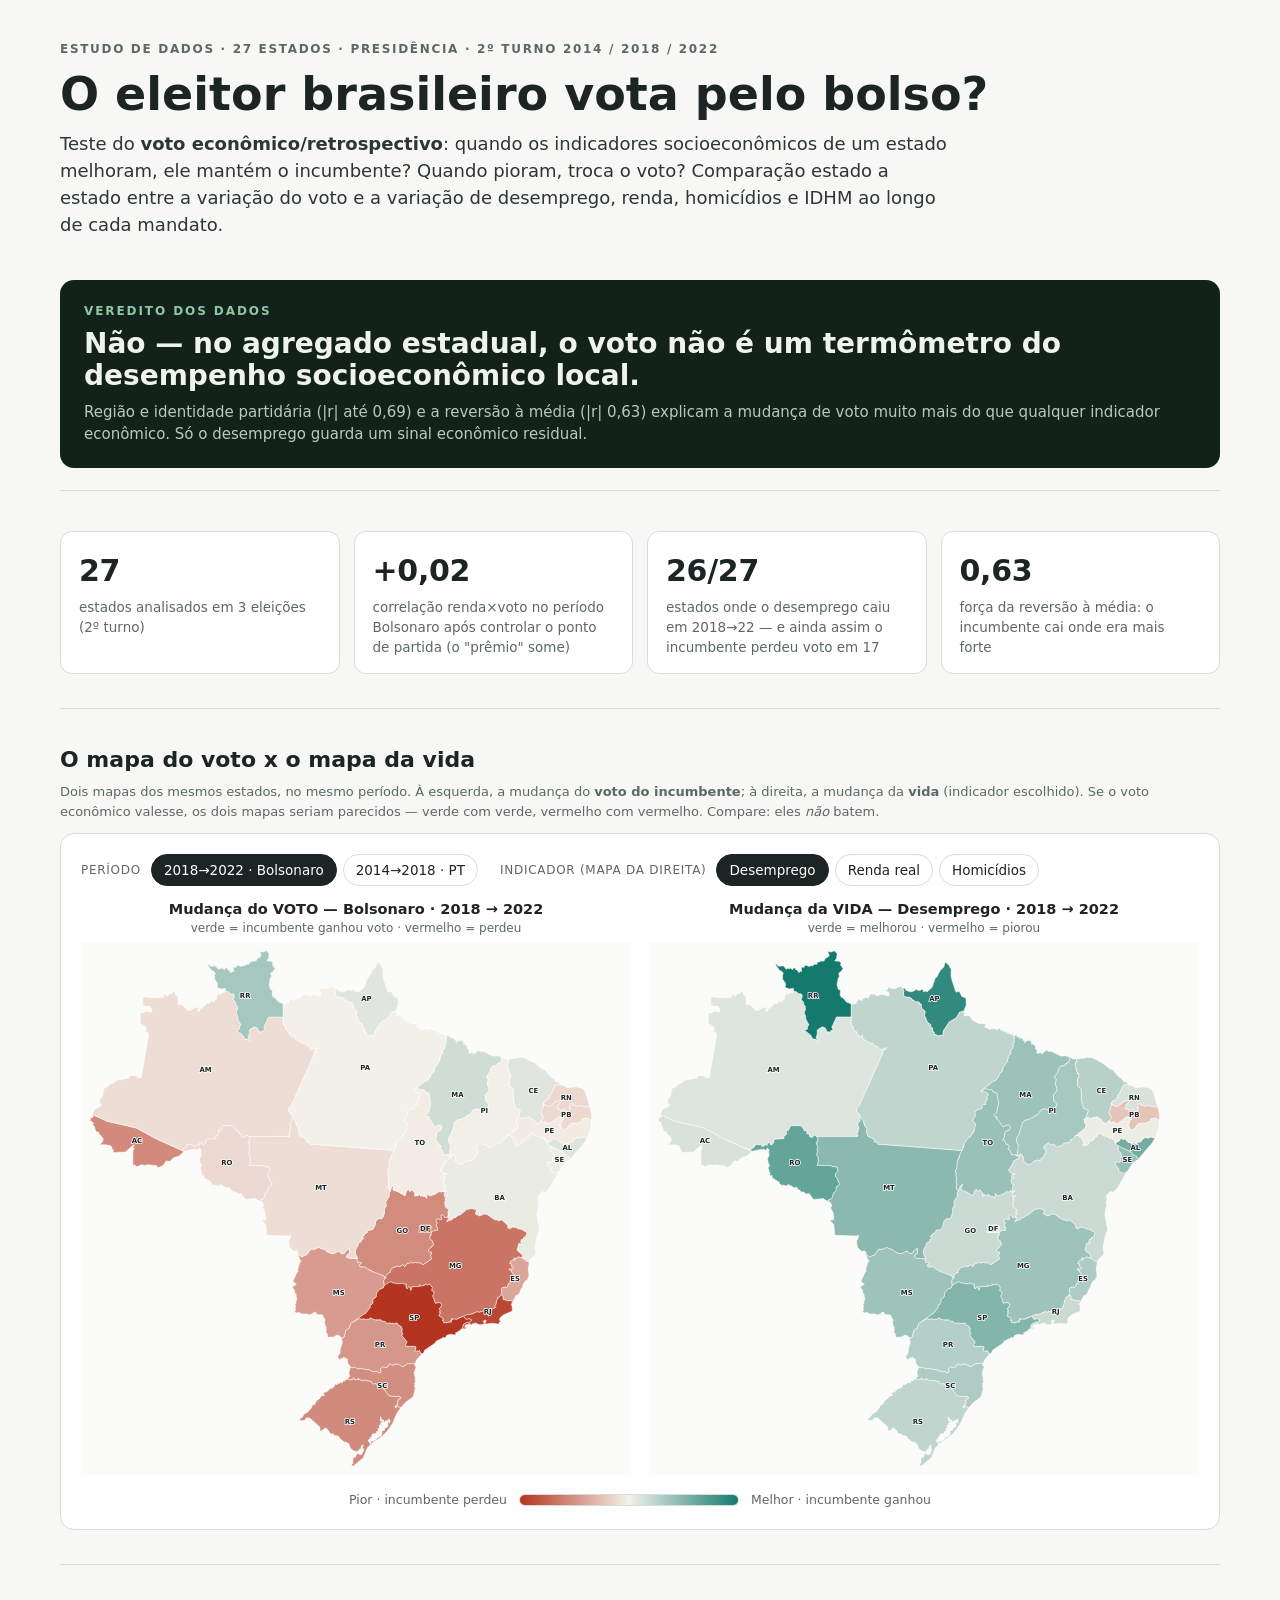
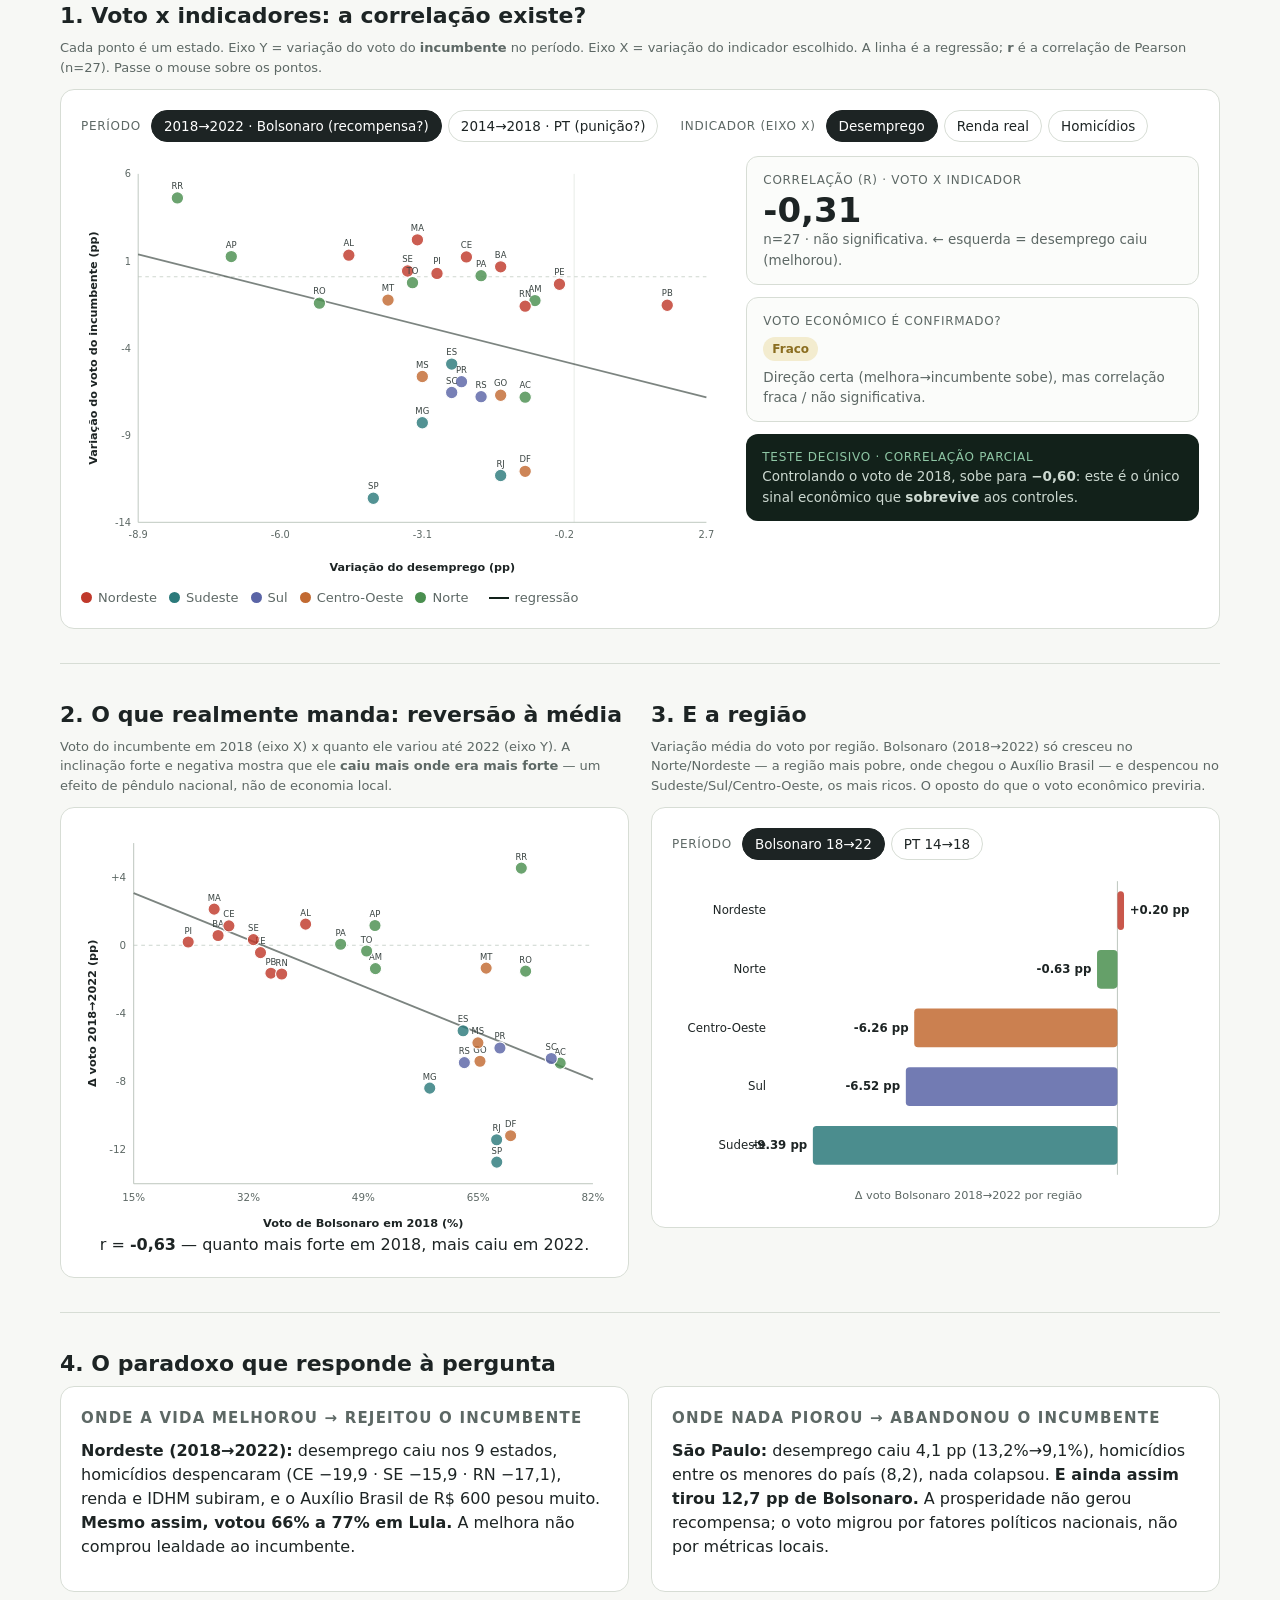
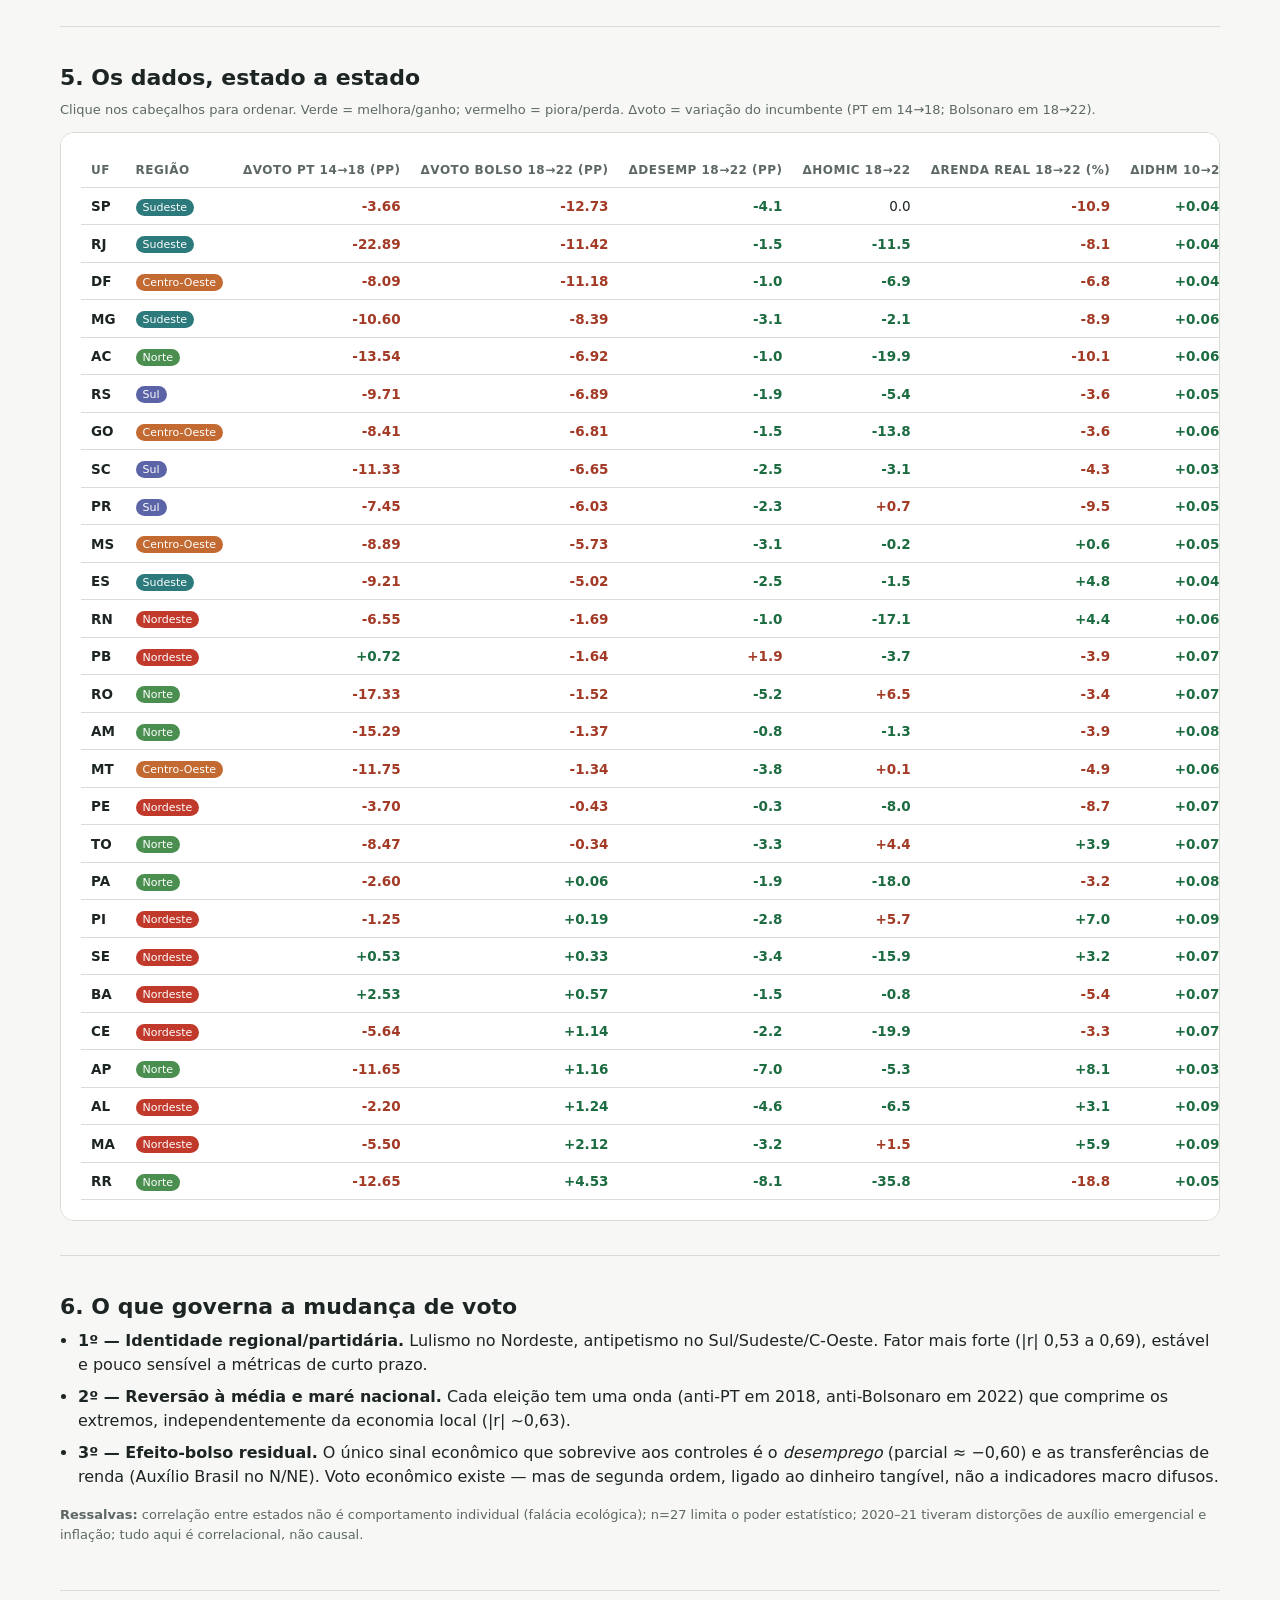
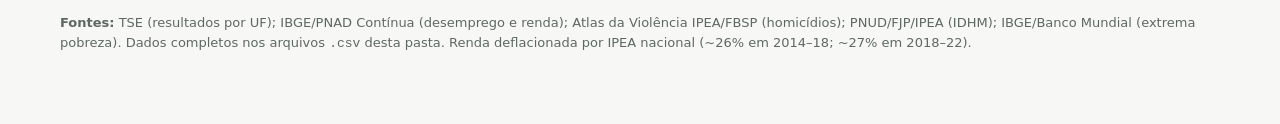
<file: eleicoes-indicadores/visualizacao_voto_indicadores.html>
<!doctype html>
<html lang="pt-BR">
<head>
  <meta charset="utf-8">
  <meta name="viewport" content="width=device-width, initial-scale=1">
  <title>O eleitor vota pelo bolso? | Voto x indicadores socioeconômicos (2014–2022)</title>
  <style>
    :root {
      --bg: #f7f8f5;
      --ink: #1d2424;
      --muted: #5d6865;
      --line: #d7ddd5;
      --panel: #ffffff;
      --accent: #1f6f4a;
      /* cores por região */
      --ne: #c0392b;
      --se: #2c7a7b;
      --sul: #5a64a6;
      --co: #c26a32;
      --no: #4a8f4f;
    }
    * { box-sizing: border-box; }
    body {
      margin: 0; background: var(--bg); color: var(--ink);
      font-family: Inter, ui-sans-serif, system-ui, -apple-system, BlinkMacSystemFont, "Segoe UI", sans-serif;
      line-height: 1.5;
    }
    main { width: min(1160px, calc(100% - 32px)); margin: 0 auto; padding: 28px 0 60px; }
    header { display: grid; gap: 12px; padding: 12px 0 22px; border-bottom: 1px solid var(--line); }
    .kicker { text-transform: uppercase; letter-spacing: .14em; font-size: 12px; color: var(--muted); font-weight: 600; }
    h1 { margin: 0; font-size: clamp(28px, 4.4vw, 46px); line-height: 1.05; }
    h2 { margin: 0 0 6px; font-size: 22px; }
    h3 { margin: 0 0 10px; font-size: 15px; text-transform: uppercase; letter-spacing: .08em; color: var(--muted); }
    p { margin: 0 0 12px; }
    .lead { font-size: 18px; color: #2c3634; max-width: 78ch; }
    section { padding: 34px 0; border-bottom: 1px solid var(--line); }
    .verdict {
      margin-top: 18px; background: #12211a; color: #eef3ee; border-radius: 14px; padding: 22px 24px;
      display: grid; gap: 8px;
    }
    .verdict .tag { font-size: 12px; letter-spacing: .16em; text-transform: uppercase; color: #8fc7a5; font-weight: 700; }
    .verdict strong { font-size: clamp(20px, 3vw, 28px); line-height: 1.15; font-weight: 700; }
    .verdict span.small { color: #b9c9bf; font-size: 15px; }

    .cards { display: grid; grid-template-columns: repeat(auto-fit, minmax(210px, 1fr)); gap: 14px; margin-top: 6px; }
    .card { background: var(--panel); border: 1px solid var(--line); border-radius: 12px; padding: 16px 18px; }
    .card .n { font-size: 30px; font-weight: 700; letter-spacing: -.01em; }
    .card .lbl { color: var(--muted); font-size: 13.5px; margin-top: 4px; }

    .panel { background: var(--panel); border: 1px solid var(--line); border-radius: 14px; padding: 20px; }
    .controls { display: flex; flex-wrap: wrap; gap: 10px 22px; align-items: center; margin-bottom: 14px; }
    .controls .group { display: flex; gap: 6px; align-items: center; }
    .controls label { font-size: 12px; color: var(--muted); text-transform: uppercase; letter-spacing: .06em; margin-right: 4px; }
    button.seg {
      border: 1px solid var(--line); background: #fff; color: var(--ink); padding: 7px 12px; border-radius: 999px;
      font-size: 13.5px; cursor: pointer; font-family: inherit; transition: .15s;
    }
    button.seg:hover { border-color: #9fb0a6; }
    button.seg.on { background: var(--ink); color: #fff; border-color: var(--ink); }

    .chartwrap { display: grid; grid-template-columns: 1.35fr .95fr; gap: 22px; align-items: start; }
    @media (max-width: 820px) { .chartwrap { grid-template-columns: 1fr; } }
    svg { width: 100%; height: auto; display: block; }
    .readout { display: grid; gap: 12px; }
    .rbox { border: 1px solid var(--line); border-radius: 12px; padding: 14px 16px; background: #fbfcfa; }
    .rbox .rlabel { font-size: 12px; text-transform: uppercase; letter-spacing: .06em; color: var(--muted); }
    .rbox .rval { font-size: 34px; font-weight: 700; line-height: 1; margin: 4px 0 2px; }
    .rbox .rnote { font-size: 13.5px; color: var(--muted); }
    .badge { display: inline-block; font-size: 12px; font-weight: 700; padding: 3px 9px; border-radius: 999px; }
    .badge.yes { background: #d8efe0; color: #1c6b41; }
    .badge.no  { background: #f4d9d3; color: #a23a26; }
    .badge.weak{ background: #f3eccf; color: #8a6d1f; }

    .legend { display: flex; flex-wrap: wrap; gap: 12px; margin-top: 12px; font-size: 13px; color: var(--muted); }
    .legend .k { display: inline-flex; align-items: center; gap: 6px; }
    .dot { width: 11px; height: 11px; border-radius: 50%; display: inline-block; }

    .mapgrid { display: grid; grid-template-columns: 1fr 1fr; gap: 18px; align-items: start; }
    @media (max-width: 820px) { .mapgrid { grid-template-columns: 1fr; } }
    .mapfig { margin: 0; }
    .mapcap { font-size: 14.5px; font-weight: 600; margin-bottom: 6px; text-align: center; line-height: 1.25; }
    .mapcap small { display: block; font-weight: 400; color: var(--muted); font-size: 12px; margin-top: 2px; }
    .ufp { cursor: pointer; transition: stroke-width .1s; }
    .maplegend { display: flex; align-items: center; justify-content: center; gap: 12px; margin-top: 16px; flex-wrap: wrap; font-size: 12.5px; color: var(--muted); }
    .gradbar { width: 220px; height: 12px; border-radius: 6px; background: linear-gradient(90deg, #b3341f, #f4f1ea, #147a6e); border: 1px solid var(--line); }

    .dropdot { position: fixed; pointer-events: none; background: #12211a; color: #fff; padding: 8px 10px;
      border-radius: 8px; font-size: 12.5px; opacity: 0; transition: opacity .1s; z-index: 20; max-width: 240px; }
    .dropdot b { color: #8fc7a5; }

    table { width: 100%; border-collapse: collapse; font-size: 13.5px; }
    th, td { padding: 8px 10px; text-align: right; border-bottom: 1px solid var(--line); white-space: nowrap; }
    th:first-child, td:first-child, th:nth-child(2), td:nth-child(2) { text-align: left; }
    th { cursor: pointer; user-select: none; font-size: 12px; text-transform: uppercase; letter-spacing: .04em; color: var(--muted); }
    th:hover { color: var(--ink); }
    tbody tr:hover { background: #fbfcfa; }
    .pos { color: #1c6b41; font-weight: 600; }
    .neg { color: #a23a26; font-weight: 600; }
    .pill { font-size: 11px; padding: 2px 7px; border-radius: 999px; color: #fff; }
    .tablewrap { overflow-x: auto; }

    .grid2 { display: grid; grid-template-columns: 1fr 1fr; gap: 22px; }
    @media (max-width: 820px) { .grid2 { grid-template-columns: 1fr; } }
    .note { font-size: 13px; color: var(--muted); }
    ul.clean { margin: 0; padding-left: 18px; }
    ul.clean li { margin-bottom: 8px; }
    a { color: var(--accent); }
    footer { padding-top: 22px; font-size: 13px; color: var(--muted); }
  </style>
</head>
<body>
<main>
  <header>
    <div class="kicker">Estudo de dados · 27 estados · presidência · 2º turno 2014 / 2018 / 2022</div>
    <h1>O eleitor brasileiro vota pelo bolso?</h1>
    <p class="lead">Teste do <strong>voto econômico/retrospectivo</strong>: quando os indicadores socioeconômicos de um
      estado melhoram, ele mantém o incumbente? Quando pioram, troca o voto? Comparação estado a estado entre a variação
      do voto e a variação de desemprego, renda, homicídios e IDHM ao longo de cada mandato.</p>
    <div class="verdict">
      <span class="tag">Veredito dos dados</span>
      <strong>Não — no agregado estadual, o voto não é um termômetro do desempenho socioeconômico local.</strong>
      <span class="small">Região e identidade partidária (|r| até 0,69) e a reversão à média (|r| 0,63) explicam a mudança de
        voto muito mais do que qualquer indicador econômico. Só o desemprego guarda um sinal econômico residual.</span>
    </div>
  </header>

  <section>
    <div class="cards" id="cards"></div>
  </section>

  <!-- MAPAS -->
  <section>
    <h2>O mapa do voto x o mapa da vida</h2>
    <p class="note">Dois mapas dos mesmos estados, no mesmo período. À esquerda, a mudança do <strong>voto do
      incumbente</strong>; à direita, a mudança da <strong>vida</strong> (indicador escolhido). Se o voto econômico
      valesse, os dois mapas seriam parecidos — verde com verde, vermelho com vermelho. Compare: eles <em>não</em> batem.</p>
    <div class="panel">
      <div class="controls">
        <div class="group">
          <label>Período</label>
          <button class="seg on" data-mperiod="B">2018→2022 · Bolsonaro</button>
          <button class="seg" data-mperiod="A">2014→2018 · PT</button>
        </div>
        <div class="group">
          <label>Indicador (mapa da direita)</label>
          <button class="seg on" data-mmetric="desemp">Desemprego</button>
          <button class="seg" data-mmetric="renda">Renda real</button>
          <button class="seg" data-mmetric="homic">Homicídios</button>
        </div>
      </div>
      <div class="mapgrid">
        <figure class="mapfig"><figcaption class="mapcap" id="mapTitleL"></figcaption><svg id="mapVote" role="img" aria-label="Mapa da mudança de voto"></svg></figure>
        <figure class="mapfig"><figcaption class="mapcap" id="mapTitleR"></figcaption><svg id="mapInd" role="img" aria-label="Mapa da mudança do indicador"></svg></figure>
      </div>
      <div class="maplegend" id="maplegend"></div>
    </div>
  </section>

  <!-- SCATTER INTERATIVO -->
  <section>
    <h2>1. Voto x indicadores: a correlação existe?</h2>
    <p class="note">Cada ponto é um estado. Eixo Y = variação do voto do <strong>incumbente</strong> no período.
      Eixo X = variação do indicador escolhido. A linha é a regressão; <strong>r</strong> é a correlação de Pearson
      (n=27). Passe o mouse sobre os pontos.</p>

    <div class="panel">
      <div class="controls">
        <div class="group">
          <label>Período</label>
          <button class="seg" data-period="B">2018→2022 · Bolsonaro (recompensa?)</button>
          <button class="seg" data-period="A">2014→2018 · PT (punição?)</button>
        </div>
        <div class="group">
          <label>Indicador (eixo X)</label>
          <button class="seg" data-metric="desemp">Desemprego</button>
          <button class="seg" data-metric="renda">Renda real</button>
          <button class="seg" data-metric="homic">Homicídios</button>
        </div>
      </div>

      <div class="chartwrap">
        <div>
          <svg id="scatter" viewBox="0 0 720 470" role="img" aria-label="Dispersão voto x indicador"></svg>
          <div class="legend" id="legend"></div>
        </div>
        <div class="readout">
          <div class="rbox">
            <div class="rlabel">Correlação (r) · voto x indicador</div>
            <div class="rval" id="rval">–</div>
            <div class="rnote" id="rnote"></div>
          </div>
          <div class="rbox">
            <div class="rlabel">Voto econômico é confirmado?</div>
            <div style="margin:6px 0 6px" id="econbadge"></div>
            <div class="rnote" id="econnote"></div>
          </div>
          <div class="rbox" style="background:#12211a; color:#eef3ee; border:none;">
            <div class="rlabel" style="color:#8fc7a5">Teste decisivo · correlação parcial</div>
            <div class="rnote" id="partialnote" style="color:#cdd9d1"></div>
          </div>
        </div>
      </div>
    </div>
  </section>

  <!-- REVERSAO A MEDIA + REGIAO -->
  <section>
    <div class="grid2">
      <div>
        <h2>2. O que realmente manda: reversão à média</h2>
        <p class="note">Voto do incumbente em 2018 (eixo X) x quanto ele variou até 2022 (eixo Y). A inclinação forte
          e negativa mostra que ele <strong>caiu mais onde era mais forte</strong> — um efeito de pêndulo nacional,
          não de economia local.</p>
        <div class="panel">
          <svg id="reversao" viewBox="0 0 560 430" role="img" aria-label="Reversão à média"></svg>
          <div class="rnote" id="revnote" style="text-align:center"></div>
        </div>
      </div>
      <div>
        <h2>3. E a região</h2>
        <p class="note">Variação média do voto por região. Bolsonaro (2018→2022) só cresceu no Norte/Nordeste —
          a região mais pobre, onde chegou o Auxílio Brasil — e despencou no Sudeste/Sul/Centro-Oeste, os mais ricos.
          O oposto do que o voto econômico previria.</p>
        <div class="panel">
          <div class="controls" style="margin-bottom:8px">
            <div class="group">
              <label>Período</label>
              <button class="seg" data-rperiod="B">Bolsonaro 18→22</button>
              <button class="seg" data-rperiod="A">PT 14→18</button>
            </div>
          </div>
          <svg id="regbars" viewBox="0 0 560 360" role="img" aria-label="Variação por região"></svg>
        </div>
      </div>
    </div>
  </section>

  <!-- PARADOXO -->
  <section>
    <h2>4. O paradoxo que responde à pergunta</h2>
    <div class="grid2">
      <div class="panel">
        <h3>Onde a vida melhorou → rejeitou o incumbente</h3>
        <p><strong>Nordeste (2018→2022):</strong> desemprego caiu nos 9 estados, homicídios despencaram
          (CE −19,9 · SE −15,9 · RN −17,1), renda e IDHM subiram, e o Auxílio Brasil de R$ 600 pesou muito.
          <strong>Mesmo assim, votou 66% a 77% em Lula.</strong> A melhora não comprou lealdade ao incumbente.</p>
      </div>
      <div class="panel">
        <h3>Onde nada piorou → abandonou o incumbente</h3>
        <p><strong>São Paulo:</strong> desemprego caiu 4,1 pp (13,2%→9,1%), homicídios entre os menores do país (8,2),
          nada colapsou. <strong>E ainda assim tirou 12,7 pp de Bolsonaro.</strong> A prosperidade não gerou recompensa;
          o voto migrou por fatores políticos nacionais, não por métricas locais.</p>
      </div>
    </div>
  </section>

  <!-- TABELA -->
  <section>
    <h2>5. Os dados, estado a estado</h2>
    <p class="note">Clique nos cabeçalhos para ordenar. Verde = melhora/ganho; vermelho = piora/perda.
      Δvoto = variação do incumbente (PT em 14→18; Bolsonaro em 18→22).</p>
    <div class="panel tablewrap">
      <table id="tbl">
        <thead>
          <tr>
            <th data-k="uf">UF</th>
            <th data-k="reg">Região</th>
            <th data-k="dpt">Δvoto PT 14→18 (pp)</th>
            <th data-k="dbo">Δvoto Bolso 18→22 (pp)</th>
            <th data-k="du_b">Δdesemp 18→22 (pp)</th>
            <th data-k="dh_b">Δhomic 18→22</th>
            <th data-k="rinc_b">Δrenda real 18→22 (%)</th>
            <th data-k="didhm">ΔIDHM 10→22</th>
          </tr>
        </thead>
        <tbody></tbody>
      </table>
    </div>
  </section>

  <!-- CONCLUSAO -->
  <section>
    <h2>6. O que governa a mudança de voto</h2>
    <ul class="clean">
      <li><strong>1º — Identidade regional/partidária.</strong> Lulismo no Nordeste, antipetismo no Sul/Sudeste/C-Oeste.
        Fator mais forte (|r| 0,53 a 0,69), estável e pouco sensível a métricas de curto prazo.</li>
      <li><strong>2º — Reversão à média e maré nacional.</strong> Cada eleição tem uma onda (anti-PT em 2018,
        anti-Bolsonaro em 2022) que comprime os extremos, independentemente da economia local (|r| ~0,63).</li>
      <li><strong>3º — Efeito-bolso residual.</strong> O único sinal econômico que sobrevive aos controles é o
        <em>desemprego</em> (parcial ≈ −0,60) e as transferências de renda (Auxílio Brasil no N/NE). Voto econômico
        existe — mas de segunda ordem, ligado ao dinheiro tangível, não a indicadores macro difusos.</li>
    </ul>
    <p class="note" style="margin-top:16px"><strong>Ressalvas:</strong> correlação entre estados não é comportamento
      individual (falácia ecológica); n=27 limita o poder estatístico; 2020–21 tiveram distorções de auxílio emergencial
      e inflação; tudo aqui é correlacional, não causal.</p>
  </section>

  <footer>
    <p><strong>Fontes:</strong> TSE (resultados por UF); IBGE/PNAD Contínua (desemprego e renda);
      Atlas da Violência IPEA/FBSP (homicídios); PNUD/FJP/IPEA (IDHM); IBGE/Banco Mundial (extrema pobreza).
      Dados completos nos arquivos <code>.csv</code> desta pasta. Renda deflacionada por IPEA nacional
      (~26% em 2014–18; ~27% em 2018–22).</p>
  </footer>
</main>

<div class="dropdot" id="tip"></div>

<script>
/* ---------- DADOS BRUTOS (por UF) ---------- */
/* EL: [dilma14, aecio14, bolso18, haddad18, lula22, bolso22]
   UN: [desemp14,18,22]  HM: [homic14,18,22]  IN: [renda14,18,22]  ID: [idhm10, idhm22] */
const REG = {AC:'Norte',AP:'Norte',AM:'Norte',PA:'Norte',RO:'Norte',RR:'Norte',TO:'Norte',
  AL:'Nordeste',BA:'Nordeste',CE:'Nordeste',MA:'Nordeste',PB:'Nordeste',PE:'Nordeste',PI:'Nordeste',RN:'Nordeste',SE:'Nordeste',
  DF:'Centro-Oeste',GO:'Centro-Oeste',MT:'Centro-Oeste',MS:'Centro-Oeste',
  ES:'Sudeste',MG:'Sudeste',RJ:'Sudeste',SP:'Sudeste',PR:'Sul',RS:'Sul',SC:'Sul'};
const NOME = {AC:'Acre',AP:'Amapá',AM:'Amazonas',PA:'Pará',RO:'Rondônia',RR:'Roraima',TO:'Tocantins',
  AL:'Alagoas',BA:'Bahia',CE:'Ceará',MA:'Maranhão',PB:'Paraíba',PE:'Pernambuco',PI:'Piauí',RN:'Rio Grande do Norte',SE:'Sergipe',
  DF:'Distrito Federal',GO:'Goiás',MT:'Mato Grosso',MS:'Mato Grosso do Sul',
  ES:'Espírito Santo',MG:'Minas Gerais',RJ:'Rio de Janeiro',SP:'São Paulo',PR:'Paraná',RS:'Rio Grande do Sul',SC:'Santa Catarina'};
const EL = {
  AC:[36.32,63.68,77.22,22.78,29.70,70.30], AL:[62.12,37.88,40.08,59.92,58.68,41.32],
  AP:[61.45,38.55,50.20,49.80,48.64,51.36], AM:[65.02,34.98,50.27,49.73,51.10,48.90],
  BA:[70.16,29.84,27.31,72.69,72.12,27.88], CE:[76.75,23.25,28.89,71.11,69.97,30.03],
  DF:[38.10,61.90,69.99,30.01,41.19,58.81], ES:[46.15,53.85,63.06,36.94,41.96,58.04],
  GO:[42.89,57.11,65.52,34.48,41.29,58.71], MA:[78.76,21.24,26.74,73.26,71.14,28.86],
  MT:[45.33,54.67,66.42,33.58,34.92,65.08], MS:[43.67,56.33,65.22,34.78,40.51,59.49],
  MG:[52.41,47.59,58.19,41.81,50.20,49.80], PA:[57.41,42.59,45.19,54.81,54.75,45.25],
  PB:[64.26,35.74,35.02,64.98,66.62,33.38], PE:[70.20,29.80,33.50,66.50,66.93,33.07],
  PR:[39.02,60.98,68.43,31.57,37.60,62.40], PI:[78.30,21.70,22.95,77.05,76.86,23.14],
  RJ:[54.94,45.06,67.95,32.05,43.47,56.53], RN:[69.96,30.04,36.59,63.41,65.10,34.90],
  RS:[46.47,53.53,63.24,36.76,43.65,56.35], RO:[45.15,54.85,72.18,27.82,29.34,70.66],
  RR:[41.10,58.90,71.55,28.45,23.92,76.08], SC:[35.41,64.59,75.92,24.08,30.73,69.27],
  SP:[35.69,64.31,67.97,32.03,44.76,55.24], SE:[67.01,32.99,32.46,67.54,67.21,32.79],
  TO:[59.49,40.51,48.98,51.02,51.36,48.64]
};
const UN = {AC:[8.2,13.4,12.4],AL:[9.8,16.6,12.0],AP:[12.6,20.7,13.7],AM:[8.7,13.9,13.1],BA:[9.8,16.6,15.1],
  CE:[7.1,11.6,9.4],DF:[9.7,12.3,11.3],ES:[7.1,11.0,8.5],GO:[6.1,9.2,7.7],MA:[7.6,14.6,11.4],MT:[4.2,7.8,4.0],
  MS:[4.1,8.0,4.9],MG:[6.7,10.8,7.7],PA:[7.8,11.6,9.7],PB:[8.1,10.5,12.4],PE:[8.2,16.2,15.9],PR:[4.0,8.3,6.0],
  PI:[6.0,12.8,10.0],RJ:[6.9,14.8,13.3],RN:[11.2,12.9,11.9],RS:[5.5,8.3,6.4],RO:[3.9,9.4,4.2],RR:[7.5,13.0,4.9],
  SC:[3.0,6.3,3.8],SP:[7.4,13.2,9.1],SE:[8.9,16.5,13.1],TO:[6.6,10.9,7.6]};
const HM = {AC:[29.36,47.1,27.2],AL:[62.78,43.4,36.9],AP:[34.09,51.4,46.1],AM:[32.01,37.8,36.5],BA:[40.01,45.8,45.0],
  CE:[52.31,54.0,34.1],DF:[29.55,17.8,10.9],ES:[41.42,29.3,27.8],GO:[44.26,38.6,24.8],MA:[35.94,25.7,27.2],
  MT:[42.12,28.7,28.8],MS:[26.72,20.1,19.9],MG:[22.78,16.0,13.9],PA:[42.68,53.2,35.2],PB:[39.33,30.2,26.5],
  PE:[36.19,44.1,36.1],PR:[26.89,21.5,22.2],PI:[22.45,19.0,24.7],RJ:[34.74,37.6,26.1],RN:[47.00,52.5,35.4],
  RS:[24.31,23.8,18.4],RO:[33.06,25.3,31.8],RR:[15.0,65.4,29.6],SC:[13.45,11.9,8.8],SP:[14.05,8.2,8.2],
  SE:[49.42,49.7,33.8],TO:[25.45,26.7,31.1]};
const IN = {AC:[670,909,1038],AL:[604,714,935],AP:[753,857,1177],AM:[739,791,965],BA:[697,841,1010],CE:[616,855,1050],
  DF:[2055,2460,2913],ES:[1052,1295,1723],GO:[1031,1323,1619],MA:[461,605,814],MT:[1032,1386,1674],MS:[1053,1439,1839],
  MG:[1049,1322,1529],PA:[631,863,1061],PB:[682,898,1096],PE:[802,871,1010],PR:[1210,1607,1846],PI:[659,817,1110],
  RJ:[1193,1689,1971],RN:[695,956,1267],RS:[1318,1705,2087],RO:[762,1113,1365],RR:[871,1204,1242],SC:[1245,1660,2018],
  SP:[1432,1898,2148],SE:[758,906,1187],TO:[765,1045,1379]};
const ID = {AC:[0.663,0.732],AL:[0.631,0.722],AP:[0.708,0.743],AM:[0.674,0.757],BA:[0.660,0.734],CE:[0.682,0.759],
  DF:[0.824,0.867],ES:[0.740,0.782],GO:[0.735,0.797],MA:[0.639,0.730],MT:[0.725,0.794],MS:[0.729,0.781],
  MG:[0.731,0.793],PA:[0.646,0.734],PB:[0.658,0.737],PE:[0.673,0.745],PR:[0.749,0.800],PI:[0.646,0.743],
  RJ:[0.761,0.804],RN:[0.684,0.744],RS:[0.746,0.796],RO:[0.690,0.762],RR:[0.707,0.763],SC:[0.774,0.811],
  SP:[0.783,0.828],SE:[0.665,0.738],TO:[0.699,0.777]};
const IPCA_A = 0.26, IPCA_B = 0.27;
const REGCOL = {'Nordeste':'var(--ne)','Sudeste':'var(--se)','Sul':'var(--sul)','Centro-Oeste':'var(--co)','Norte':'var(--no)'};
const REGHEX = {'Nordeste':'#c0392b','Sudeste':'#2c7a7b','Sul':'#5a64a6','Centro-Oeste':'#c26a32','Norte':'#4a8f4f'};

/* ---------- DERIVA MÉTRICAS ---------- */
const UFS = Object.keys(EL);
const D = UFS.map(uf => {
  const e=EL[uf], un=UN[uf], hm=HM[uf], inn=IN[uf], idh=ID[uf];
  return {
    uf, nome:NOME[uf], reg:REG[uf],
    bo18:e[2], bo22:e[5], pt14:e[0], pt18:e[3],
    dpt: +(e[3]-e[0]).toFixed(2),              // var voto PT 14->18
    dbo: +(e[5]-e[2]).toFixed(2),              // var voto Bolso 18->22
    du_a:+(un[1]-un[0]).toFixed(2), du_b:+(un[2]-un[1]).toFixed(2),
    dh_a:+(hm[1]-hm[0]).toFixed(2), dh_b:+(hm[2]-hm[1]).toFixed(2),
    rinc_a:+(((inn[1]/inn[0])/(1+IPCA_A)-1)*100).toFixed(1),
    rinc_b:+(((inn[2]/inn[1])/(1+IPCA_B)-1)*100).toFixed(1),
    didhm:+(idh[1]-idh[0]).toFixed(3)
  };
});

function pearson(xs, ys){
  const n=xs.length, mx=xs.reduce((a,b)=>a+b)/n, my=ys.reduce((a,b)=>a+b)/n;
  let cov=0,sx=0,sy=0;
  for(let i=0;i<n;i++){cov+=(xs[i]-mx)*(ys[i]-my);sx+=(xs[i]-mx)**2;sy+=(ys[i]-my)**2;}
  return cov/Math.sqrt(sx*sy);
}

/* ---------- CARDS ---------- */
const cards = [
  {n:'27', l:'estados analisados em 3 eleições (2º turno)'},
  {n:'+0,02', l:'correlação renda×voto no período Bolsonaro após controlar o ponto de partida (o "prêmio" some)'},
  {n:'26/27', l:'estados onde o desemprego caiu em 2018→22 — e ainda assim o incumbente perdeu voto em 17'},
  {n:'0,63', l:'força da reversão à média: o incumbente cai onde era mais forte'}
];
document.getElementById('cards').innerHTML = cards.map(c=>
  `<div class="card"><div class="n">${c.n}</div><div class="lbl">${c.l}</div></div>`).join('');

/* ---------- SCATTER ---------- */
const METRICS = {
  desemp: {A:'du_a', B:'du_b', label:'Variação do desemprego (pp)', better:'esq', econ:-1,
    dir:'← esquerda = desemprego caiu (melhorou)'},
  renda:  {A:'rinc_a', B:'rinc_b', label:'Variação da renda real (%)', better:'dir', econ:+1,
    dir:'direita → renda subiu (melhorou)'},
  homic:  {A:'dh_a', B:'dh_b', label:'Variação de homicídios (/100 mil)', better:'esq', econ:-1,
    dir:'← esquerda = homicídios caíram (melhorou)'}
};
/* correlações parciais pré-calculadas (controlando nível inicial do incumbente) */
const PARTIAL = {
  B:{desemp:'−0,60', renda:'+0,02', homic:'−0,29'},
  A:{desemp:'—', renda:'—', homic:'—'}
};
let state = {period:'B', metric:'desemp'};

const tip = document.getElementById('tip');
function showTip(html,x,y){ tip.innerHTML=html; tip.style.left=(x+14)+'px'; tip.style.top=(y+14)+'px'; tip.style.opacity=1; }
function hideTip(){ tip.style.opacity=0; }

function drawScatter(){
  const svg = document.getElementById('scatter');
  const W=720,H=470, m={l:64,r:20,t:20,b:60};
  const m2 = METRICS[state.metric];
  const xk = m2[state.period];
  const yk = state.period==='B' ? 'dbo' : 'dpt';
  const xs = D.map(d=>d[xk]), ys = D.map(d=>d[yk]);
  const r = pearson(xs, ys);
  const xmin=Math.min(...xs), xmax=Math.max(...xs), ymin=Math.min(...ys), ymax=Math.max(...ys);
  const padx=(xmax-xmin)*0.08||1, pady=(ymax-ymin)*0.08||1;
  const X0=xmin-padx, X1=xmax+padx, Y0=ymin-pady, Y1=ymax+pady;
  const sx=v=>m.l+(v-X0)/(X1-X0)*(W-m.l-m.r);
  const sy=v=>H-m.b-(v-Y0)/(Y1-Y0)*(H-m.t-m.b);

  let g=`<rect x="0" y="0" width="${W}" height="${H}" fill="#fff"/>`;
  // grid + eixo zero
  const x0px=sx(0), y0px=sy(0);
  if(X0<0&&X1>0) g+=`<line x1="${x0px}" y1="${m.t}" x2="${x0px}" y2="${H-m.b}" stroke="#e6ebe4"/>`;
  if(Y0<0&&Y1>0) g+=`<line x1="${m.l}" y1="${y0px}" x2="${W-m.r}" y2="${y0px}" stroke="#c9d3cb" stroke-dasharray="4 4"/>`;
  // moldura
  g+=`<line x1="${m.l}" y1="${m.t}" x2="${m.l}" y2="${H-m.b}" stroke="#b9c3ba"/>`;
  g+=`<line x1="${m.l}" y1="${H-m.b}" x2="${W-m.r}" y2="${H-m.b}" stroke="#b9c3ba"/>`;
  // ticks
  for(let t=0;t<=4;t++){
    const xv=X0+(X1-X0)*t/4, yv=Y0+(Y1-Y0)*t/4;
    g+=`<text x="${sx(xv)}" y="${H-m.b+18}" font-size="11" fill="#5d6865" text-anchor="middle">${xv.toFixed(1)}</text>`;
    g+=`<text x="${m.l-8}" y="${sy(yv)+4}" font-size="11" fill="#5d6865" text-anchor="end">${yv.toFixed(0)}</text>`;
  }
  // regressão
  const n=xs.length, mx=xs.reduce((a,b)=>a+b)/n, my=ys.reduce((a,b)=>a+b)/n;
  let sxx=0,sxy=0; for(let i=0;i<n;i++){sxx+=(xs[i]-mx)**2; sxy+=(xs[i]-mx)*(ys[i]-my);}
  const slope=sxy/sxx, intc=my-slope*mx;
  g+=`<line x1="${sx(X0)}" y1="${sy(intc+slope*X0)}" x2="${sx(X1)}" y2="${sy(intc+slope*X1)}" stroke="#12211a" stroke-width="2" opacity=".55"/>`;
  // pontos
  D.forEach(d=>{
    const cx=sx(d[xk]), cy=sy(d[yk]);
    g+=`<circle class="pt" data-uf="${d.uf}" cx="${cx}" cy="${cy}" r="7" fill="${REGHEX[d.reg]}" fill-opacity=".82" stroke="#fff" stroke-width="1.3"/>`;
    g+=`<text x="${cx}" y="${cy-10}" font-size="9.5" fill="#3a4442" text-anchor="middle">${d.uf}</text>`;
  });
  // labels eixos
  g+=`<text x="${(m.l+W-m.r)/2}" y="${H-6}" font-size="12.5" fill="#1d2424" text-anchor="middle" font-weight="600">${m2.label}</text>`;
  g+=`<text x="${m.l-46}" y="${(m.t+H-m.b)/2}" font-size="12.5" fill="#1d2424" text-anchor="middle" font-weight="600" transform="rotate(-90 ${m.l-46} ${(m.t+H-m.b)/2})">Variação do voto do incumbente (pp)</text>`;
  svg.innerHTML=g;

  // hover
  svg.querySelectorAll('.pt').forEach(el=>{
    const d = D.find(x=>x.uf===el.dataset.uf);
    el.addEventListener('mousemove', ev=>{
      showTip(`<b>${d.nome} (${d.uf})</b> · ${d.reg}<br>Δvoto: ${(d[yk]>0?'+':'')}${d[yk]} pp<br>${m2.label.split(' (')[0]}: ${(d[xk]>0?'+':'')}${d[xk]}`, ev.clientX, ev.clientY);
      el.setAttribute('r','9');
    });
    el.addEventListener('mouseleave', ()=>{ hideTip(); el.setAttribute('r','7'); });
  });

  // readout
  document.getElementById('rval').textContent = (r>0?'+':'') + r.toFixed(2).replace('.',',');
  const sig = Math.abs(r)>0.487?'significativa (p<0,01)':Math.abs(r)>0.381?'significativa (p<0,05)':Math.abs(r)>0.323?'marginal (p<0,10)':'não significativa';
  document.getElementById('rnote').textContent = `n=27 · ${sig}. ${m2.dir}.`;

  // voto econômico confirmado?
  const expected = m2.econ; // -1 => esperamos slope negativo; +1 => positivo
  const matchSign = (expected<0 && r<0) || (expected>0 && r>0);
  const strong = Math.abs(r)>0.381;
  const badge = document.getElementById('econbadge');
  const enote = document.getElementById('econnote');
  if(state.period==='A'){
    if(!matchSign){ badge.innerHTML='<span class="badge no">NÃO — sinal errado</span>';
      enote.textContent='O voto econômico prevê o contrário do observado. A punição ao PT não seguiu a economia local.'; }
    else if(!strong){ badge.innerHTML='<span class="badge no">NÃO — sem força</span>';
      enote.textContent='Direção plausível, mas correlação fraca e não significativa. Região explica muito mais.'; }
    else { badge.innerHTML='<span class="badge weak">Parcial</span>'; enote.textContent=''; }
  } else {
    if(matchSign && strong){ badge.innerHTML='<span class="badge weak">Aparente — cuidado</span>';
      enote.textContent='Sinal na direção esperada, mas veja o teste decisivo abaixo.'; }
    else if(matchSign){ badge.innerHTML='<span class="badge weak">Fraco</span>';
      enote.textContent='Direção certa (melhora→incumbente sobe), mas correlação fraca / não significativa.'; }
    else { badge.innerHTML='<span class="badge no">NÃO</span>'; enote.textContent='Sinal contrário ao esperado.'; }
  }

  // parcial
  const pv = PARTIAL[state.period][state.metric];
  const pnote = document.getElementById('partialnote');
  if(state.period==='A'){ pnote.textContent='No período do PT nem o sinal bruto se sustenta — a queda foi nacional e regional, não econômica.'; }
  else {
    if(state.metric==='renda') pnote.innerHTML=`Controlando o voto de 2018, a correlação cai de <b>+0,34 para +0,02</b>: o "prêmio da renda" era reversão à média disfarçada.`;
    else if(state.metric==='desemp') pnote.innerHTML=`Controlando o voto de 2018, sobe para <b>−0,60</b>: este é o único sinal econômico que <b>sobrevive</b> aos controles.`;
    else pnote.innerHTML=`Controlando o voto de 2018, fica em <b>−0,29</b>: fraca, na direção esperada, mas longe de explicar o voto.`;
  }

  // legenda
  document.getElementById('legend').innerHTML = Object.keys(REGHEX).map(k=>
    `<span class="k"><span class="dot" style="background:${REGHEX[k]}"></span>${k}</span>`).join('') +
    `<span class="k" style="margin-left:8px"><span style="width:20px;height:2px;background:#12211a;display:inline-block"></span>regressão</span>`;
}

/* ---------- REVERSÃO À MÉDIA ---------- */
function drawReversao(){
  const svg=document.getElementById('reversao');
  const W=560,H=430,m={l:56,r:16,t:16,b:52};
  const xs=D.map(d=>d.bo18), ys=D.map(d=>d.dbo);
  const r=pearson(xs,ys);
  const X0=15,X1=82,Y0=-14,Y1=6;
  const sx=v=>m.l+(v-X0)/(X1-X0)*(W-m.l-m.r);
  const sy=v=>H-m.b-(v-Y0)/(Y1-Y0)*(H-m.t-m.b);
  let g=`<rect width="${W}" height="${H}" fill="#fff"/>`;
  g+=`<line x1="${m.l}" y1="${sy(0)}" x2="${W-m.r}" y2="${sy(0)}" stroke="#c9d3cb" stroke-dasharray="4 4"/>`;
  g+=`<line x1="${m.l}" y1="${m.t}" x2="${m.l}" y2="${H-m.b}" stroke="#b9c3ba"/>`;
  g+=`<line x1="${m.l}" y1="${H-m.b}" x2="${W-m.r}" y2="${H-m.b}" stroke="#b9c3ba"/>`;
  for(let t=0;t<=4;t++){const xv=X0+(X1-X0)*t/4; g+=`<text x="${sx(xv)}" y="${H-m.b+18}" font-size="11" fill="#5d6865" text-anchor="middle">${xv.toFixed(0)}%</text>`;}
  for(let yv=-12;yv<=4;yv+=4){ g+=`<text x="${m.l-8}" y="${sy(yv)+4}" font-size="11" fill="#5d6865" text-anchor="end">${yv>0?'+':''}${yv}</text>`;}
  const n=xs.length,mx=xs.reduce((a,b)=>a+b)/n,my=ys.reduce((a,b)=>a+b)/n;
  let sxx=0,sxy=0;for(let i=0;i<n;i++){sxx+=(xs[i]-mx)**2;sxy+=(xs[i]-mx)*(ys[i]-my);}
  const sl=sxy/sxx,ic=my-sl*mx;
  g+=`<line x1="${sx(X0)}" y1="${sy(ic+sl*X0)}" x2="${sx(X1)}" y2="${sy(ic+sl*X1)}" stroke="#12211a" stroke-width="2" opacity=".55"/>`;
  D.forEach(d=>{ g+=`<circle cx="${sx(d.bo18)}" cy="${sy(d.dbo)}" r="6.5" fill="${REGHEX[d.reg]}" fill-opacity=".82" stroke="#fff" stroke-width="1.2"/>`;
    g+=`<text x="${sx(d.bo18)}" y="${sy(d.dbo)-9}" font-size="9" fill="#3a4442" text-anchor="middle">${d.uf}</text>`;});
  g+=`<text x="${(m.l+W-m.r)/2}" y="${H-6}" font-size="12" fill="#1d2424" text-anchor="middle" font-weight="600">Voto de Bolsonaro em 2018 (%)</text>`;
  g+=`<text x="16" y="${(m.t+H-m.b)/2}" font-size="12" fill="#1d2424" text-anchor="middle" font-weight="600" transform="rotate(-90 16 ${(m.t+H-m.b)/2})">Δ voto 2018→2022 (pp)</text>`;
  svg.innerHTML=g;
  document.getElementById('revnote').innerHTML=`r = <strong>${r.toFixed(2).replace('.',',')}</strong> — quanto mais forte em 2018, mais caiu em 2022.`;
}

/* ---------- BARRAS POR REGIÃO ---------- */
let rperiod='B';
function drawRegBars(){
  const svg=document.getElementById('regbars');
  const key = rperiod==='B'?'dbo':'dpt';
  const regs=['Nordeste','Norte','Centro-Oeste','Sul','Sudeste'];
  const means = regs.map(rg=>{const a=D.filter(d=>d.reg===rg); return {rg, v:a.reduce((s,d)=>s+d[key],0)/a.length};});
  means.sort((a,b)=>b.v-a.v);
  const W=560,H=360,m={l:110,r:40,t:14,b:34};
  const vmin=Math.min(0,...means.map(o=>o.v)), vmax=Math.max(0,...means.map(o=>o.v));
  const pad=(vmax-vmin)*0.12||1; const V0=vmin-pad, V1=vmax+pad;
  const sx=v=>m.l+(v-V0)/(V1-V0)*(W-m.l-m.r);
  const bh=(H-m.t-m.b)/means.length*0.66, gap=(H-m.t-m.b)/means.length;
  let g=`<rect width="${W}" height="${H}" fill="#fff"/>`;
  g+=`<line x1="${sx(0)}" y1="${m.t}" x2="${sx(0)}" y2="${H-m.b}" stroke="#b9c3ba"/>`;
  means.forEach((o,i)=>{
    const y=m.t+i*gap+(gap-bh)/2; const x0=sx(0), x1=sx(o.v);
    g+=`<rect x="${Math.min(x0,x1)}" y="${y}" width="${Math.abs(x1-x0)}" height="${bh}" rx="4" fill="${REGHEX[o.rg]}" fill-opacity=".85"/>`;
    g+=`<text x="${m.l-10}" y="${y+bh/2+4}" font-size="12.5" fill="#1d2424" text-anchor="end">${o.rg}</text>`;
    g+=`<text x="${o.v>=0?x1+6:x1-6}" y="${y+bh/2+4}" font-size="12.5" fill="#1d2424" text-anchor="${o.v>=0?'start':'end'}" font-weight="600">${o.v>0?'+':''}${o.v.toFixed(2)} pp</text>`;
  });
  const t = rperiod==='B'?'Δ voto Bolsonaro 2018→2022 por região':'Δ voto PT 2014→2018 por região';
  g+=`<text x="${(m.l+W-m.r)/2}" y="${H-8}" font-size="12" fill="#5d6865" text-anchor="middle">${t}</text>`;
  svg.innerHTML=g;
}

/* ---------- TABELA ---------- */
let sortK='dbo', sortAsc=true;
function fmt(v,dec,pos){ const s=(v>0?'+':'')+v.toFixed(dec); return s; }
function drawTable(){
  const tb=document.querySelector('#tbl tbody');
  const arr=[...D].sort((a,b)=>{
    let x=a[sortK],y=b[sortK];
    if(typeof x==='string'){ return sortAsc? x.localeCompare(y): y.localeCompare(x);}
    return sortAsc? x-y : y-x;
  });
  tb.innerHTML=arr.map(d=>{
    const cls=v=>v>0?'pos':(v<0?'neg':'');
    // para desemprego/homicidios, queda (neg) é BOM -> inverter cor
    const clsInv=v=>v<0?'pos':(v>0?'neg':'');
    return `<tr>
      <td><strong>${d.uf}</strong></td>
      <td><span class="pill" style="background:${REGHEX[d.reg]}">${d.reg}</span></td>
      <td class="${cls(d.dpt)}">${fmt(d.dpt,2)}</td>
      <td class="${cls(d.dbo)}">${fmt(d.dbo,2)}</td>
      <td class="${clsInv(d.du_b)}">${fmt(d.du_b,1)}</td>
      <td class="${clsInv(d.dh_b)}">${fmt(d.dh_b,1)}</td>
      <td class="${cls(d.rinc_b)}">${fmt(d.rinc_b,1)}</td>
      <td class="pos">+${d.didhm.toFixed(3)}</td>
    </tr>`;
  }).join('');
}
document.querySelectorAll('#tbl th').forEach(th=>{
  th.addEventListener('click',()=>{ const k=th.dataset.k; if(sortK===k) sortAsc=!sortAsc; else {sortK=k; sortAsc=(k==='uf'||k==='reg');} drawTable(); });
});

/* ---------- CONTROLES ---------- */
function syncSegs(){
  document.querySelectorAll('[data-period]').forEach(b=>b.classList.toggle('on', b.dataset.period===state.period));
  document.querySelectorAll('[data-metric]').forEach(b=>b.classList.toggle('on', b.dataset.metric===state.metric));
  document.querySelectorAll('[data-rperiod]').forEach(b=>b.classList.toggle('on', b.dataset.rperiod===rperiod));
}
document.querySelectorAll('[data-period]').forEach(b=>b.addEventListener('click',()=>{state.period=b.dataset.period; syncSegs(); drawScatter();}));
document.querySelectorAll('[data-metric]').forEach(b=>b.addEventListener('click',()=>{state.metric=b.dataset.metric; syncSegs(); drawScatter();}));
document.querySelectorAll('[data-rperiod]').forEach(b=>b.addEventListener('click',()=>{rperiod=b.dataset.rperiod; syncSegs(); drawRegBars();}));

/* ---------- MAPA COROPLÉTICO ---------- */
const MAP_VB=[875,848];
const GEO={"AC":"M21.8,276.1 41.1,285.0 87.8,295.8 121.2,313.9 164.0,333.5 155.4,340.7 148.1,342.7 142.6,347.6 142.0,349.8 138.5,348.3 134.9,349.0 131.2,355.0 125.0,358.2 121.4,358.9 120.6,355.9 107.0,354.4 100.6,355.4 96.6,354.2 88.9,357.4 84.5,354.5 82.6,355.9 82.6,331.1 84.3,330.0 83.0,325.6 85.2,322.8 83.2,323.1 70.6,334.2 50.9,334.9 51.5,330.7 49.0,329.6 49.4,326.8 47.3,324.3 39.9,322.5 29.8,322.5 34.1,318.3 35.5,313.6 31.5,307.7 28.3,305.8 28.5,302.8 26.2,302.7 23.2,300.1 21.3,293.3 18.5,290.9 20.2,288.2 14.1,283.5 15.4,281.6 14.6,279.1 16.5,279.8 19.9,278.3 17.8,274.2 21.8,276.1Z","AL":"M798.7,310.2 805.1,312.1 800.9,319.2 782.2,340.7 779.8,345.4 778.5,343.5 776.3,343.6 775.1,340.3 773.1,340.5 769.2,337.8 767.6,334.4 751.4,327.3 742.9,322.7 742.2,320.8 745.2,317.5 747.5,317.0 751.9,310.9 753.2,313.7 757.4,313.2 762.6,318.9 765.3,318.9 768.4,321.9 770.1,319.5 775.5,321.0 778.9,318.3 783.2,317.5 782.4,316.0 785.3,314.5 786.5,312.1 792.0,310.7 792.9,312.1 798.7,310.2Z","AM":"M149.7,82.1 150.7,85.3 153.2,85.9 154.4,88.3 154.6,100.2 159.3,98.9 170.3,108.9 175.0,108.8 179.2,105.2 185.2,103.6 187.1,106.2 185.1,109.6 186.1,111.1 188.5,109.9 190.4,105.2 193.4,105.4 195.0,100.4 196.7,101.3 201.0,97.1 202.3,99.0 209.4,92.7 210.4,93.2 209.3,95.4 210.6,96.1 211.3,93.9 215.6,90.8 216.3,84.2 217.6,83.2 224.3,82.4 225.3,80.5 229.3,80.0 230.3,78.3 235.0,79.1 237.4,82.4 241.1,82.4 243.8,84.0 243.5,88.8 241.8,91.3 245.2,94.6 249.1,104.2 247.4,114.1 249.1,116.8 249.6,122.8 254.4,131.7 251.9,135.6 252.3,138.3 249.9,140.0 248.3,139.1 247.8,140.7 257.4,148.3 260.3,154.1 265.7,154.9 268.9,157.9 266.0,154.1 267.5,147.1 266.7,144.4 269.1,138.7 274.0,136.5 274.2,135.3 280.2,136.4 283.6,142.9 285.4,143.6 292.7,140.0 290.8,135.5 298.2,119.2 321.5,119.2 321.9,132.0 324.8,133.9 325.3,139.0 330.8,143.3 330.9,146.3 333.1,148.8 336.4,150.6 339.3,148.0 340.5,154.2 352.1,161.0 356.7,160.9 359.3,164.9 365.5,167.2 364.8,170.3 366.6,171.2 369.7,169.7 372.0,170.5 378.4,167.4 375.9,170.9 372.6,172.5 371.0,175.7 372.2,176.4 334.4,260.7 330.0,265.5 330.8,269.9 335.4,274.7 336.9,279.3 335.4,281.5 335.6,284.9 331.9,289.5 333.9,295.6 331.2,303.2 330.8,307.6 333.1,308.0 331.6,309.3 266.7,309.6 264.1,307.3 261.6,308.3 261.1,310.8 258.5,311.3 257.6,309.7 255.7,309.7 254.4,305.3 251.4,305.7 250.8,301.0 248.7,300.0 247.5,300.9 244.1,294.8 241.0,292.6 225.2,292.2 222.1,299.6 218.6,299.8 219.0,305.0 216.9,307.9 214.8,308.0 214.4,313.0 200.4,313.8 198.8,314.8 198.4,319.3 195.1,323.0 193.4,322.8 192.1,319.3 188.0,320.5 188.3,323.7 185.0,322.6 181.0,326.2 177.4,322.6 168.4,322.4 168.8,324.4 166.6,327.2 160.3,331.0 121.2,313.9 87.8,295.8 41.1,285.0 17.8,274.2 21.0,266.8 31.4,261.3 32.0,259.4 29.1,253.9 29.4,251.5 34.9,243.6 36.5,233.3 37.9,232.1 41.7,230.9 47.0,225.8 51.9,224.0 56.9,219.7 62.3,218.7 62.6,220.0 64.5,218.2 68.5,218.4 69.4,216.9 76.1,216.9 78.8,212.7 81.4,213.0 82.0,211.5 82.6,212.9 84.1,211.7 85.0,212.9 88.6,211.9 89.2,214.9 91.2,216.5 93.1,214.4 94.4,216.2 96.0,215.1 107.6,148.6 107.1,145.8 102.9,140.5 104.2,138.2 103.1,135.4 94.1,128.7 94.4,113.0 99.2,112.7 101.8,110.7 103.3,111.5 105.8,109.3 108.3,111.9 113.3,111.1 111.9,109.3 112.9,106.3 110.2,102.4 101.7,102.1 101.2,101.1 98.5,101.9 98.5,88.6 104.4,87.1 107.6,88.5 132.8,88.4 130.6,86.4 131.8,83.5 133.2,83.0 137.2,86.3 140.7,81.9 143.8,82.2 148.1,77.6 149.4,78.4 149.7,82.1Z","AP":"M478.6,40.5 480.7,43.0 480.5,53.5 482.0,60.8 488.3,79.8 493.5,78.5 497.8,86.9 504.2,88.9 504.8,99.7 500.7,110.0 494.3,111.7 489.0,120.9 477.9,127.2 468.4,141.3 467.9,147.2 465.8,149.1 462.2,148.3 460.5,150.7 459.5,148.8 453.2,146.8 453.7,143.2 450.9,142.7 451.2,137.1 448.9,137.0 447.8,131.1 442.9,127.7 438.0,116.7 439.4,110.4 433.2,105.2 432.9,98.6 430.6,99.3 430.6,96.6 428.3,96.7 428.3,95.2 424.2,95.5 421.0,92.8 419.4,93.5 418.2,90.3 414.9,88.2 406.0,87.4 404.6,81.4 405.6,78.5 403.3,73.8 407.2,73.3 407.7,75.9 412.3,78.3 417.3,79.0 421.7,77.8 425.9,74.8 426.3,76.2 430.5,77.3 434.7,75.3 436.8,77.1 436.1,79.2 439.5,78.2 442.7,79.2 450.6,71.9 455.1,58.1 458.0,55.4 463.4,45.2 469.1,39.8 471.1,31.8 477.1,36.7 478.6,40.5Z","BA":"M720.8,304.7 721.9,307.7 730.8,309.5 733.4,313.3 735.8,310.2 737.5,311.0 737.2,313.9 741.0,314.4 740.6,316.8 742.9,322.7 747.1,324.3 746.2,328.9 747.7,331.0 747.1,333.1 750.5,334.9 752.4,341.9 749.9,343.9 750.8,349.4 747.1,351.0 742.7,349.8 742.4,354.1 744.9,356.2 745.8,359.3 747.6,360.0 747.5,364.2 750.8,366.7 756.9,367.4 760.4,365.2 746.0,390.3 740.0,396.9 737.1,398.2 734.5,396.5 727.4,403.9 729.0,411.4 726.7,413.6 728.2,417.7 725.3,433.8 729.6,458.0 726.3,466.3 722.3,485.5 723.9,496.4 715.1,504.9 713.0,510.3 701.8,502.6 701.0,501.4 702.8,499.9 701.8,497.4 693.6,490.5 696.3,479.6 700.6,479.9 701.1,477.9 699.3,477.5 700.7,473.0 703.1,473.2 709.2,463.4 708.0,461.0 702.8,459.0 701.6,456.8 698.6,457.3 696.9,455.8 694.9,456.8 692.1,454.0 690.7,455.0 689.7,453.6 688.4,454.5 686.7,453.6 683.0,456.2 679.2,455.6 678.7,450.5 669.6,442.1 663.7,443.9 662.1,441.8 660.2,442.6 656.6,441.2 646.5,433.8 641.6,432.6 634.4,436.1 627.2,432.7 629.3,426.1 620.5,423.8 613.3,426.1 602.8,434.7 600.3,434.6 595.2,439.0 592.9,438.8 589.8,442.3 585.1,442.9 582.5,445.5 581.7,444.0 584.8,439.2 583.0,436.4 584.6,430.3 583.8,427.8 586.0,426.4 578.7,421.0 579.8,419.2 578.7,417.8 578.8,412.4 580.8,410.3 579.3,409.8 579.2,407.0 583.3,403.8 578.7,405.2 577.7,404.3 577.5,400.0 581.8,396.2 577.9,396.9 578.4,389.2 581.0,387.1 578.9,387.3 576.9,384.0 576.0,377.8 580.6,374.8 576.5,374.2 577.7,369.2 582.4,369.3 574.3,366.8 571.5,362.0 574.5,359.9 576.0,355.8 578.3,353.9 579.8,348.5 587.6,344.1 590.3,340.4 589.8,338.2 592.2,337.2 596.4,344.3 595.6,347.9 599.4,352.2 605.9,354.4 613.1,348.1 614.6,348.5 618.0,346.4 622.1,348.3 624.2,343.6 626.5,343.8 629.6,336.6 631.7,335.0 630.8,333.1 631.9,331.5 629.2,329.9 627.9,325.4 635.3,319.5 639.5,322.8 642.8,321.7 645.8,322.5 646.3,324.8 650.0,326.8 650.9,325.0 655.6,324.2 660.6,319.9 668.9,319.0 671.2,314.2 674.9,313.0 678.2,307.8 683.6,307.7 685.5,310.6 687.6,310.4 689.9,315.9 692.7,317.2 690.5,323.4 693.6,324.0 699.5,321.3 701.2,315.1 703.7,316.2 707.2,314.9 708.9,312.4 708.5,310.3 712.9,309.4 712.6,306.8 718.4,304.2 720.8,304.7Z","CE":"M705.9,184.4 721.5,192.5 733.5,202.0 737.4,202.7 746.8,214.0 751.7,217.2 755.3,222.0 760.8,223.6 762.3,226.3 754.4,228.3 749.1,240.3 745.4,244.0 746.1,245.2 743.7,249.7 740.8,252.7 737.9,252.6 735.3,256.7 734.8,259.0 736.5,259.4 733.3,265.5 734.5,267.3 731.5,270.0 731.5,271.7 733.4,272.9 733.0,275.8 736.2,278.0 733.7,283.7 727.9,287.8 727.4,289.6 724.8,289.9 723.9,287.0 720.4,285.8 720.2,283.2 713.2,278.4 701.3,281.0 699.8,279.7 695.1,280.1 698.8,267.7 691.4,264.6 687.8,251.7 687.5,233.6 683.3,230.8 680.9,227.1 682.4,222.8 681.0,220.8 684.1,212.4 683.6,209.7 680.8,209.6 681.5,207.6 679.8,205.2 681.1,202.8 679.0,202.1 678.4,199.7 679.9,198.1 677.3,195.5 680.7,189.6 679.4,186.1 694.3,184.5 696.1,183.3 705.9,184.4Z","ES":"M691.6,562.7 686.8,572.4 684.1,570.6 680.3,571.1 671.3,568.6 671.4,563.3 668.0,561.0 669.7,555.1 668.5,552.9 670.5,549.4 678.2,549.0 679.7,543.9 682.2,542.7 682.5,538.1 685.2,536.0 685.0,534.3 687.0,534.0 687.8,530.5 687.1,527.0 684.6,525.1 685.6,523.5 681.0,521.0 681.2,519.8 687.6,520.1 687.1,517.4 684.9,516.2 685.5,512.6 682.2,512.2 682.7,509.5 684.8,506.5 688.1,505.3 690.6,506.3 688.3,502.4 692.0,503.5 695.6,500.7 701.8,502.6 713.1,510.0 711.4,520.7 712.7,530.4 710.2,537.6 706.7,539.5 703.5,544.0 702.3,549.6 700.4,551.1 697.7,558.4 693.5,562.7 693.2,561.6 691.6,562.7Z","GO":"M499.4,385.6 496.5,391.2 496.7,394.6 504.4,397.2 515.5,403.7 516.1,399.3 520.6,393.5 523.5,397.0 526.1,393.9 531.1,399.2 531.4,404.6 533.0,400.6 534.4,404.1 539.8,401.0 540.0,404.4 542.1,402.9 544.1,404.6 547.0,404.5 549.9,407.8 550.8,400.1 555.0,404.0 564.2,400.7 568.8,397.3 574.9,397.3 575.6,394.2 576.7,397.7 581.8,396.2 577.5,400.0 578.4,405.2 583.3,403.8 579.2,407.0 579.3,409.8 580.8,410.3 578.8,412.4 578.7,417.8 579.8,419.2 578.7,421.0 586.0,426.4 583.8,427.8 583.9,435.6 582.3,438.6 578.3,438.4 577.5,436.1 573.9,433.7 572.6,435.5 573.9,441.1 571.4,441.8 566.7,440.2 565.3,441.2 564.9,444.8 567.1,446.7 564.8,451.6 566.7,453.0 567.6,458.6 560.9,459.4 557.2,461.7 556.1,458.5 557.3,452.4 555.2,450.5 539.4,450.5 537.7,462.1 557.5,462.2 554.4,471.5 558.6,475.0 561.2,481.6 556.6,485.5 554.8,489.3 553.3,489.0 552.7,491.5 558.3,494.8 556.1,499.4 558.0,504.2 544.3,513.5 538.0,510.0 537.0,511.1 531.9,509.8 526.7,511.0 524.3,509.4 521.4,511.8 518.8,511.7 515.3,516.5 512.1,513.4 507.0,516.5 502.3,515.6 501.0,517.1 496.3,517.7 492.3,522.7 491.7,526.1 488.8,526.9 486.0,530.1 485.5,534.5 480.5,530.5 468.9,526.9 458.2,520.8 455.1,520.4 452.8,517.5 443.2,516.4 442.3,514.4 446.4,510.3 439.5,509.5 438.6,504.7 440.1,502.7 436.7,497.0 436.5,493.2 437.1,488.3 440.4,483.5 441.3,479.0 445.9,476.5 446.8,473.4 449.2,472.2 448.0,467.4 450.8,466.5 451.2,463.9 455.2,462.4 456.8,458.7 464.4,457.3 468.0,450.1 469.0,443.7 471.4,441.4 475.4,439.4 477.3,440.7 480.5,438.2 483.0,430.0 482.8,425.1 484.0,421.4 485.7,420.8 484.9,413.3 490.3,404.5 490.2,399.3 491.9,397.4 492.9,391.8 495.2,388.4 499.4,385.6Z","MA":"M563.1,313.6 565.5,310.7 565.4,305.4 567.7,301.2 573.0,299.6 574.6,294.3 571.8,290.7 562.9,294.0 553.5,281.0 551.7,281.1 553.8,279.6 553.6,278.0 550.5,278.2 548.5,276.1 553.0,271.4 556.0,256.5 553.6,240.9 546.6,237.7 545.7,235.3 539.7,235.3 536.0,233.4 532.4,234.1 531.0,236.9 528.0,237.2 547.7,221.1 551.3,220.5 556.2,214.0 557.2,209.8 561.9,205.8 563.0,199.6 570.3,189.8 570.3,185.3 572.4,184.5 570.6,181.4 575.6,177.9 575.3,171.8 578.4,170.0 579.8,163.3 577.5,161.9 581.0,160.0 580.5,155.8 582.0,152.8 581.0,150.5 584.8,146.7 585.2,150.8 587.2,146.7 586.0,149.5 586.9,149.0 587.0,151.7 587.9,149.3 587.4,151.7 590.6,148.7 589.3,150.8 590.3,151.4 589.6,153.0 590.7,153.0 589.8,154.3 592.7,151.2 592.5,152.2 593.7,151.4 593.2,153.1 594.3,151.9 593.9,154.4 596.1,151.9 594.5,154.8 595.4,157.2 595.3,155.2 596.0,154.5 596.2,156.0 598.0,152.5 598.5,154.6 596.6,155.9 597.4,155.6 596.8,157.3 598.4,156.2 597.3,161.2 598.2,158.4 599.4,158.9 601.6,155.5 601.9,156.9 602.4,153.3 602.9,156.7 605.6,156.6 608.2,154.6 606.6,158.7 608.1,157.9 608.6,159.6 610.6,157.4 610.2,158.6 611.0,157.6 611.8,158.9 608.9,159.9 608.8,161.5 610.6,161.3 608.3,162.9 612.8,161.4 611.8,163.8 613.2,162.5 613.0,163.8 614.1,163.4 612.6,164.6 614.2,164.3 614.9,165.6 614.7,169.8 616.8,171.3 617.6,173.9 616.4,175.5 618.2,177.3 624.4,175.2 622.8,176.5 625.7,176.9 625.2,178.8 627.8,175.0 630.0,174.6 632.7,171.4 635.2,174.6 637.5,173.6 641.4,174.6 655.8,181.7 660.9,180.8 664.6,181.3 665.1,182.7 669.2,181.9 668.3,185.2 669.7,187.1 666.8,191.7 663.2,193.3 661.4,197.0 655.4,197.2 651.8,202.0 650.8,206.9 645.4,213.7 646.0,216.7 648.3,218.9 646.2,225.4 649.3,233.7 648.8,237.1 643.2,243.1 643.7,252.0 648.7,257.9 646.8,264.9 645.2,266.7 636.7,268.6 630.6,265.5 624.2,266.8 618.6,274.3 613.4,276.6 610.8,280.1 608.2,279.4 606.0,281.7 597.6,284.0 595.2,285.9 588.9,305.7 584.2,312.3 586.3,321.1 588.5,324.0 585.2,340.3 583.5,338.6 576.6,338.4 574.1,331.3 570.9,329.2 573.2,325.6 572.7,324.0 570.5,322.1 568.6,322.5 565.3,315.3 562.3,315.2 563.1,313.6Z","MG":"M620.6,424.1 629.3,426.1 627.2,432.7 634.4,436.1 641.6,432.6 646.5,433.8 656.6,441.2 660.2,442.6 662.1,441.8 663.7,443.9 669.6,442.1 678.7,450.5 679.2,455.6 683.0,456.2 686.7,453.6 688.4,454.5 689.7,453.6 690.7,455.0 691.9,454.0 694.9,456.8 696.9,455.8 698.6,457.3 701.6,456.8 702.8,459.0 708.0,461.0 709.2,463.4 708.0,466.9 704.9,470.6 704.3,469.9 703.1,473.2 700.7,473.0 699.3,477.5 701.1,477.9 700.6,479.9 696.3,479.6 693.6,490.5 701.8,497.4 702.8,499.9 701.0,501.4 701.8,502.6 695.6,500.7 692.0,503.5 688.3,502.4 690.6,506.3 688.1,505.3 684.8,506.5 682.7,509.5 682.2,512.2 685.5,512.6 684.9,516.2 687.1,517.4 687.6,520.1 681.2,519.8 681.0,521.0 685.6,523.5 684.5,524.5 687.4,528.0 687.1,533.7 685.0,534.3 685.2,536.0 682.5,538.1 682.2,542.7 679.7,543.9 678.2,549.0 670.5,549.4 668.7,551.9 669.5,558.6 666.1,564.7 662.5,565.5 663.9,566.8 661.3,569.8 660.4,576.3 658.1,579.1 660.1,581.1 643.7,589.0 640.2,587.2 633.8,588.9 629.6,588.4 620.1,592.6 615.6,592.5 611.4,595.0 602.6,597.2 596.4,600.8 594.9,599.5 590.9,600.7 591.0,599.2 589.9,599.2 590.3,600.7 587.8,602.2 589.6,602.3 589.9,604.2 588.4,605.1 586.4,605.5 585.9,604.2 581.3,606.4 581.2,605.1 577.1,606.1 577.3,603.0 574.4,601.7 576.1,601.0 575.8,598.4 570.5,595.8 569.4,593.5 571.9,589.9 569.4,588.7 571.6,587.3 570.0,583.6 573.6,578.9 573.7,575.9 570.6,573.6 563.5,574.9 560.8,565.7 558.9,563.6 561.8,558.6 560.6,555.9 557.8,554.5 558.5,548.5 554.2,544.3 550.8,546.0 549.4,544.6 546.2,544.9 545.5,547.6 543.9,545.8 541.1,548.0 538.5,545.6 538.4,548.0 526.6,548.4 525.1,554.3 523.6,553.3 523.2,548.5 521.6,548.3 520.3,550.9 518.6,551.4 516.7,547.2 517.9,544.4 514.0,544.6 511.8,543.0 504.9,543.8 495.5,542.2 493.0,540.4 482.3,546.8 481.5,538.4 483.8,536.1 483.0,534.2 485.8,534.3 484.8,532.9 486.0,530.1 488.8,526.9 491.7,526.1 492.3,522.7 496.3,517.7 501.0,517.1 502.3,515.6 507.0,516.5 512.1,513.4 515.3,516.5 518.8,511.7 521.4,511.8 524.3,509.4 526.7,511.0 531.9,509.8 537.0,511.1 538.0,510.0 544.3,513.5 558.0,504.2 556.1,499.4 558.3,494.8 557.0,493.0 553.6,493.0 552.8,490.2 561.2,481.6 558.6,475.0 555.3,473.1 554.5,470.8 557.2,465.8 557.6,461.3 560.9,459.4 567.6,458.6 566.7,453.0 564.8,451.6 567.1,446.7 564.9,444.8 565.3,441.2 566.7,440.2 571.4,441.8 573.9,441.1 572.6,435.5 573.9,433.7 577.5,436.1 578.3,438.4 584.0,437.9 584.6,440.8 581.7,444.0 582.5,445.5 585.1,442.9 589.8,442.3 592.9,438.8 595.2,439.0 600.3,434.6 602.8,434.7 613.3,426.1 620.6,424.1Z","MS":"M423.7,501.4 427.4,503.3 440.1,503.8 438.6,504.7 440.1,510.2 442.6,509.2 446.4,510.3 442.3,514.4 443.2,516.4 446.6,517.5 451.1,516.8 461.6,523.6 481.1,530.9 483.8,535.7 481.3,539.3 482.2,547.0 480.9,550.3 475.3,552.5 470.3,558.4 469.7,564.6 464.4,568.9 464.6,573.4 462.6,576.6 460.3,576.9 460.3,581.1 453.6,590.0 429.2,607.0 426.7,614.7 421.5,617.7 418.5,628.7 415.3,630.5 412.3,627.1 407.5,625.1 402.0,628.3 393.7,629.0 392.0,627.8 391.9,623.1 389.9,621.2 390.1,612.2 388.6,611.3 387.3,604.9 388.3,600.8 383.5,593.0 376.2,592.9 372.4,588.6 370.2,589.1 367.5,592.6 366.1,591.7 363.3,593.4 360.1,591.7 352.5,591.9 348.3,590.7 347.6,589.0 343.7,590.2 339.9,589.0 341.5,584.5 340.3,583.8 340.8,581.6 342.1,580.5 340.4,577.1 342.7,573.2 341.3,571.9 342.8,570.7 343.4,564.8 341.2,563.9 342.6,562.4 340.5,561.6 342.5,560.6 341.3,559.0 340.0,559.8 339.8,554.2 338.0,552.9 337.8,550.4 336.4,550.5 336.3,548.6 342.6,544.4 337.0,539.9 344.1,524.7 345.9,524.2 344.5,521.9 348.7,508.0 350.8,507.9 348.4,505.8 343.9,493.8 345.6,493.4 346.1,497.0 350.9,501.0 359.2,497.3 365.5,488.5 371.4,488.9 378.1,485.5 381.7,487.8 387.7,489.1 390.1,492.1 398.2,495.7 403.6,495.1 409.3,491.8 415.0,495.9 419.6,494.9 420.4,492.2 427.1,486.8 427.2,495.9 423.4,497.7 422.1,500.5 423.7,501.4Z","MT":"M291.6,404.2 293.2,399.6 297.2,395.8 297.6,389.9 301.9,387.0 303.6,384.1 301.2,382.1 299.3,375.1 296.7,373.5 296.6,368.3 300.6,364.3 299.4,358.5 292.8,357.1 291.9,358.2 289.6,355.7 267.4,355.6 268.9,351.6 269.2,343.7 266.4,338.1 268.2,332.0 266.9,329.0 268.9,327.1 265.7,319.5 267.9,319.0 267.3,315.8 269.0,312.1 266.7,309.6 331.2,309.5 333.1,308.0 330.8,307.6 333.9,295.6 331.9,289.5 335.6,284.9 335.4,281.5 336.9,279.2 340.3,283.1 343.2,292.3 347.0,297.4 346.1,301.6 348.0,308.8 356.1,312.4 359.3,315.9 358.9,317.7 363.7,319.1 364.9,322.4 366.7,321.6 498.1,331.6 490.3,348.8 490.2,357.3 487.6,365.1 487.6,367.2 489.3,368.5 487.9,371.4 489.6,374.5 488.7,381.2 490.0,385.9 488.3,389.7 490.0,394.1 492.4,395.5 490.2,399.3 490.3,404.5 484.9,413.3 485.7,420.8 484.0,421.4 482.8,425.1 483.0,430.0 480.5,438.2 477.3,440.7 475.4,439.4 471.4,441.4 469.0,443.7 468.0,450.1 464.4,457.3 456.8,458.7 455.2,462.4 451.2,463.9 450.8,466.5 448.0,467.4 447.9,469.3 449.6,470.7 449.0,472.6 446.8,473.4 445.9,476.5 441.3,479.0 440.4,483.5 437.1,488.3 436.5,496.5 440.1,503.8 427.4,503.3 422.2,501.4 424.1,496.8 427.2,495.9 427.1,486.8 420.4,492.2 419.4,495.0 414.3,495.9 411.4,492.2 409.3,491.8 403.6,495.1 398.2,495.7 390.1,492.1 387.7,489.1 381.7,487.8 378.1,485.5 371.4,488.9 365.5,488.5 359.2,497.3 350.9,501.0 346.1,497.0 345.2,493.1 342.1,491.4 338.8,492.3 331.6,485.9 330.1,475.8 332.9,471.3 333.2,466.5 330.9,467.7 295.5,466.6 294.1,449.9 287.5,442.2 294.0,442.0 293.4,432.0 289.0,422.9 291.2,418.7 288.9,415.9 289.4,414.6 284.4,412.3 291.1,407.5 291.6,404.2Z","PA":"M564.7,140.2 564.6,142.9 566.9,140.2 566.8,142.9 567.5,142.2 568.0,143.7 568.5,141.9 568.9,144.1 571.1,141.3 570.4,145.3 572.3,145.2 572.9,143.8 573.2,145.3 573.7,143.3 575.4,142.8 573.9,145.2 575.4,147.1 576.2,145.5 577.9,147.5 578.7,144.0 580.2,143.5 578.6,149.4 580.6,145.6 580.6,149.0 582.6,146.2 580.8,151.6 582.0,152.8 580.5,155.8 581.0,160.0 577.5,161.9 579.8,163.3 578.4,170.0 575.3,171.8 575.6,177.9 570.6,181.4 572.4,184.5 570.3,185.3 570.3,189.8 563.0,199.6 561.9,205.8 557.2,209.8 556.2,214.0 551.9,219.7 549.9,221.6 547.7,221.1 528.0,237.2 531.3,238.7 535.5,238.1 537.3,240.8 540.6,242.5 539.8,244.7 537.4,245.7 538.7,249.7 536.6,250.9 537.4,253.0 534.6,254.6 535.6,258.8 533.2,258.2 530.9,260.4 529.8,264.8 522.6,267.3 518.7,270.3 519.2,276.8 515.2,283.3 516.4,286.2 519.9,288.7 518.6,296.9 510.9,310.5 507.8,311.9 501.9,320.0 498.1,331.6 366.7,321.6 365.1,322.4 363.7,319.1 358.9,317.7 359.3,315.9 356.1,312.4 348.0,308.8 346.1,301.6 347.0,297.4 343.2,292.3 341.8,286.1 336.2,278.4 335.4,274.7 330.8,269.9 330.0,265.5 334.4,260.7 372.2,176.4 371.0,175.7 372.6,172.5 375.9,170.9 378.4,167.4 372.0,170.5 369.7,169.7 366.6,171.2 364.8,170.3 365.5,167.2 359.3,164.9 356.7,160.9 352.1,161.0 340.5,154.2 339.3,148.0 336.4,150.6 330.9,146.3 330.8,143.3 325.3,139.0 324.9,134.0 321.9,132.0 321.5,99.0 323.0,100.1 325.3,97.6 329.6,98.1 330.4,95.9 329.3,94.0 331.8,93.9 333.1,91.2 339.6,93.2 339.9,89.9 344.3,88.4 349.1,89.0 351.2,84.7 353.9,82.7 355.4,84.0 358.3,82.1 359.8,84.5 364.3,85.8 365.8,84.3 371.2,83.6 381.3,86.0 382.4,81.9 377.6,77.1 378.6,74.9 380.0,75.5 380.9,71.6 386.2,74.3 393.0,73.9 394.3,71.9 401.7,70.5 405.6,78.5 404.6,81.4 406.0,87.4 414.9,88.2 418.2,90.3 419.4,93.5 421.0,92.8 424.2,95.5 428.3,95.2 428.3,96.7 430.6,96.6 430.6,99.3 432.9,98.6 433.2,105.2 439.4,110.4 438.0,116.7 442.9,127.7 447.8,131.1 448.9,137.0 451.2,137.1 450.9,142.7 453.7,143.2 453.2,146.8 459.5,148.8 459.9,150.5 462.2,148.3 465.8,149.1 467.9,147.2 468.4,141.3 477.9,127.2 489.0,120.9 493.7,112.1 499.4,109.9 500.7,110.0 501.8,112.7 501.4,117.6 509.2,117.1 514.9,124.4 524.4,129.5 535.0,130.2 535.4,132.4 533.8,135.2 543.6,139.6 545.5,136.4 546.6,139.0 547.1,136.5 548.1,138.2 549.4,136.0 551.0,139.5 552.7,137.5 553.8,140.8 554.7,137.1 555.1,138.5 557.2,137.2 559.4,138.2 558.8,139.6 560.5,138.8 560.3,141.1 561.9,138.7 562.6,141.7 562.9,140.1 564.7,140.2Z","PB":"M762.8,251.6 764.2,254.0 759.7,258.1 757.6,265.8 761.6,265.4 762.6,268.2 767.4,265.7 768.3,267.4 770.8,266.2 772.9,268.4 773.2,271.5 777.5,267.9 777.1,263.4 778.9,264.0 777.0,260.2 779.8,257.0 782.1,257.3 782.7,260.0 786.2,259.3 788.2,261.1 794.7,260.2 804.7,262.6 808.8,261.0 812.4,275.1 811.7,283.4 809.0,283.2 806.5,280.2 798.4,281.2 797.3,285.6 787.8,288.9 783.4,287.9 782.4,289.3 779.2,289.0 778.7,291.1 775.3,291.8 775.0,295.2 767.6,299.2 764.1,296.3 763.5,292.0 760.2,292.3 764.3,288.2 764.0,284.1 767.7,282.0 766.9,280.0 762.7,277.6 757.3,279.6 756.6,281.8 753.0,283.4 752.4,285.7 749.9,285.6 745.5,289.3 743.7,288.2 741.2,289.3 739.8,286.1 735.0,287.7 732.4,284.7 736.2,278.0 733.0,275.8 733.4,272.9 731.5,271.7 731.5,270.0 734.5,267.3 733.3,265.5 736.5,259.4 734.8,259.0 737.7,257.8 737.2,259.2 744.7,261.8 752.0,256.9 752.2,254.9 762.8,251.6Z","PE":"M763.8,278.4 767.7,282.0 764.0,284.1 764.3,288.2 760.2,292.3 763.5,292.0 764.1,296.3 767.6,299.2 775.0,295.2 775.3,291.8 778.7,291.1 779.2,289.0 782.4,289.3 783.4,287.9 787.8,288.9 797.3,285.6 798.4,281.2 806.5,280.2 809.0,283.2 811.4,283.3 811.5,293.0 805.1,312.1 798.6,310.0 792.9,312.1 792.1,310.7 789.9,310.8 785.2,313.0 785.5,314.2 782.4,316.0 783.2,317.5 778.9,318.3 775.5,321.0 770.1,319.5 768.4,321.9 765.3,318.9 762.6,318.9 757.4,313.2 753.2,313.7 751.9,310.9 747.5,317.0 745.2,317.5 742.2,320.8 741.0,314.4 737.2,313.9 737.3,310.7 735.4,310.3 734.0,313.6 730.8,309.5 722.1,307.8 720.9,304.8 718.9,304.1 712.6,306.8 712.6,309.6 708.5,310.3 708.9,312.4 707.2,314.9 703.7,316.2 701.2,315.1 699.5,321.3 693.6,324.0 690.5,323.4 692.7,317.2 689.6,315.6 687.6,310.4 685.5,310.6 683.6,307.7 678.7,307.7 681.5,306.4 685.9,301.3 687.4,302.2 688.1,300.4 689.3,300.9 690.4,298.2 694.3,295.8 695.2,289.4 692.6,287.9 693.2,284.6 691.8,281.8 695.1,280.1 699.8,279.7 701.3,281.0 713.2,278.4 720.2,283.2 720.4,285.8 723.9,287.0 724.8,289.9 727.4,289.6 727.9,287.8 732.5,284.9 735.0,287.7 739.8,286.1 741.2,289.3 743.7,288.2 745.5,289.3 749.9,285.6 752.4,285.7 753.0,283.4 756.6,281.8 757.3,279.6 761.8,277.6 763.8,278.4Z","PI":"M670.9,183.7 673.9,185.8 679.4,186.1 680.7,187.9 677.3,195.5 679.9,198.1 678.4,199.7 679.0,202.1 681.1,202.8 679.8,205.2 681.5,207.6 680.8,209.6 683.6,209.7 684.1,212.4 681.0,220.8 682.4,222.8 680.9,227.1 683.3,230.8 687.5,233.6 687.8,251.7 691.4,264.6 698.8,267.7 695.1,280.1 691.8,281.8 693.2,284.6 692.6,287.9 695.2,289.4 694.3,295.8 690.4,298.2 687.4,302.2 685.9,301.3 681.5,306.4 678.2,307.8 674.9,313.0 671.2,314.2 668.9,319.0 660.6,319.9 655.6,324.2 650.9,325.0 650.0,326.8 646.3,324.8 645.8,322.5 642.8,321.7 639.5,322.8 635.3,319.5 627.9,325.4 629.2,329.9 631.9,331.5 630.8,333.1 631.7,335.0 629.6,336.6 626.5,343.8 624.2,343.6 622.2,348.2 618.0,346.4 614.6,348.5 613.1,348.1 605.9,354.4 599.4,352.2 595.6,347.9 596.4,344.3 592.7,337.5 589.7,338.2 588.3,340.5 585.0,339.5 586.6,337.2 587.3,325.7 588.5,324.0 586.3,321.1 584.2,312.3 588.9,305.7 594.4,287.6 597.6,284.0 606.0,281.7 608.2,279.4 610.8,280.1 613.4,276.6 618.6,274.3 623.8,267.0 630.6,265.5 636.7,268.6 645.2,266.7 646.8,264.9 648.7,257.9 643.7,252.0 643.2,243.1 648.8,237.1 649.3,233.7 646.2,225.4 648.3,218.9 646.0,216.7 645.4,213.7 650.8,206.9 651.8,202.0 655.4,197.2 661.4,197.0 663.6,194.2 662.8,193.7 665.6,192.9 669.2,188.3 668.7,183.0 670.9,183.7Z","PR":"M460.6,598.3 470.9,601.7 476.9,601.1 479.1,602.9 484.5,603.8 487.5,607.3 489.2,605.9 498.9,607.1 502.9,605.9 504.4,609.1 508.2,610.3 511.5,617.0 510.2,618.8 511.8,622.9 510.6,626.0 518.9,636.3 516.6,640.8 516.8,643.2 531.5,643.2 533.2,644.6 531.2,650.2 532.0,651.9 535.0,649.7 536.6,651.6 538.3,649.6 540.2,653.1 539.6,654.3 542.9,654.9 534.4,663.8 531.3,670.6 519.4,671.1 511.7,676.1 503.8,671.3 503.2,672.3 499.1,671.6 498.9,672.8 497.5,671.7 496.1,673.9 491.0,671.2 488.0,676.2 484.3,677.2 480.6,675.9 477.3,677.9 476.2,679.9 477.6,684.1 473.9,686.2 471.9,683.3 464.5,683.7 458.1,680.5 449.7,679.8 446.9,678.3 439.7,679.3 435.8,676.3 430.3,677.3 424.6,670.5 423.4,663.2 419.6,661.8 419.2,663.1 419.1,660.5 417.0,661.5 417.5,662.4 413.5,662.6 412.4,664.7 409.1,662.5 408.6,659.6 412.4,653.4 412.2,649.0 415.9,636.7 414.2,631.8 419.1,628.0 421.5,617.7 426.7,614.7 429.2,607.0 442.1,599.0 447.6,600.2 450.0,599.0 451.7,600.4 456.8,600.0 457.4,601.2 459.3,598.0 460.6,598.3Z","RJ":"M614.4,614.2 610.1,615.8 607.0,613.3 608.5,608.0 614.8,604.8 619.3,604.5 621.6,601.3 617.0,599.1 614.5,600.5 611.9,599.9 608.7,595.2 616.0,592.3 620.1,592.6 629.6,588.4 633.8,588.9 640.2,587.2 643.7,589.0 660.1,581.1 658.1,579.1 660.4,576.3 661.3,569.8 663.9,566.8 662.5,565.5 666.1,564.7 668.1,561.1 671.4,563.3 671.3,568.6 680.3,571.1 684.1,570.6 686.8,572.4 684.4,576.9 685.7,578.9 686.3,587.0 671.9,593.4 666.4,598.3 665.9,602.1 668.4,602.9 664.9,606.1 665.3,608.0 655.0,606.6 644.2,607.7 642.5,606.8 644.7,602.6 643.5,601.3 639.6,603.5 642.2,607.0 639.4,608.4 630.7,609.2 633.5,609.1 627.8,606.0 623.9,607.7 623.9,606.8 620.9,609.2 619.8,608.0 617.7,608.7 618.7,607.2 617.8,606.4 615.8,608.6 611.2,609.2 610.3,613.0 611.7,612.0 611.5,614.3 613.4,612.8 614.4,614.2Z","RN":"M764.3,228.5 768.2,228.1 773.7,231.8 788.3,230.7 798.2,233.1 802.8,239.9 808.8,261.1 804.7,262.6 794.7,260.2 788.2,261.1 786.2,259.3 782.7,260.0 782.1,257.3 779.8,257.0 777.0,260.2 778.9,264.0 777.1,263.4 777.5,267.9 773.2,271.5 772.9,268.4 770.8,266.2 768.3,267.4 767.4,265.7 762.6,268.2 761.6,265.4 757.6,265.8 757.6,262.4 759.3,261.6 760.0,257.6 764.0,254.4 763.9,251.8 752.2,254.9 752.0,256.9 744.7,261.8 737.2,259.2 737.7,257.8 735.3,258.1 737.9,252.6 741.4,252.3 744.5,248.5 746.1,245.2 745.4,244.0 749.1,240.3 754.4,228.3 762.3,226.3 764.3,228.5Z","RO":"M167.4,332.3 164.9,332.9 160.3,331.0 166.6,327.2 168.8,324.4 168.4,322.4 177.4,322.6 181.0,326.2 185.0,322.6 188.3,323.7 188.0,320.5 192.1,319.3 193.4,322.8 195.1,323.0 198.4,319.3 198.8,314.8 200.4,313.8 214.6,312.9 214.6,308.5 216.9,307.9 219.0,305.0 218.6,299.8 222.1,299.6 225.2,292.2 240.6,292.4 244.1,294.8 247.5,300.9 248.7,300.0 250.8,301.0 251.3,305.5 254.4,305.3 255.7,309.7 260.1,311.2 261.6,308.3 264.1,307.3 269.0,312.1 267.3,315.8 267.9,319.0 265.7,319.5 268.9,327.1 266.9,329.0 268.2,332.0 266.4,338.1 269.2,343.7 268.9,351.6 267.4,355.6 289.6,355.7 291.9,358.2 292.8,357.1 299.2,358.3 300.6,364.3 296.6,368.3 296.7,373.5 299.3,375.1 301.2,382.1 303.6,384.1 301.9,387.0 297.6,389.9 297.4,395.4 293.2,399.6 291.1,407.5 286.1,409.9 284.5,412.5 278.5,409.4 278.3,408.2 261.5,409.5 254.8,400.3 250.2,400.8 245.0,397.2 242.4,398.1 240.1,395.0 237.7,394.5 234.6,389.8 231.8,391.2 221.8,385.9 218.4,388.1 212.8,386.5 211.6,387.4 207.2,384.5 207.2,381.7 203.0,380.6 203.1,378.7 202.1,380.2 201.9,378.9 200.5,379.4 200.4,377.2 196.5,376.8 195.4,370.9 193.3,371.8 191.8,370.8 192.8,367.0 190.9,366.4 191.2,362.7 189.8,361.2 189.7,358.8 192.0,355.6 189.7,351.5 188.4,345.0 191.2,339.5 190.3,334.0 191.3,331.6 189.5,328.6 188.1,328.0 185.7,331.6 181.4,329.3 180.9,330.5 178.4,329.7 167.4,332.3Z","RR":"M300.7,58.7 299.2,68.3 301.1,75.1 304.6,76.9 304.0,85.6 305.8,85.5 305.3,87.8 308.4,88.6 314.2,95.6 321.6,98.3 321.5,119.2 298.2,119.2 290.8,135.5 292.8,139.7 289.2,141.0 288.1,143.1 283.6,142.9 280.2,136.4 276.8,135.3 274.2,135.3 273.9,136.6 269.9,138.1 267.6,140.6 267.5,147.1 265.8,152.1 268.8,158.0 265.7,154.9 260.3,154.1 257.4,148.3 247.8,140.7 248.3,139.1 249.9,140.0 252.3,138.3 251.9,135.6 254.4,131.7 249.6,122.8 249.1,116.8 247.4,114.1 247.3,110.2 248.9,108.3 248.6,101.9 247.4,101.9 245.2,94.6 241.8,91.3 243.5,88.8 243.8,84.0 241.1,82.4 237.4,82.4 235.0,79.1 230.5,78.6 229.6,73.6 223.4,74.7 216.4,72.3 217.6,66.6 212.7,59.3 212.3,53.1 213.7,50.0 211.6,47.0 207.5,45.1 200.8,35.3 203.3,35.4 206.1,38.6 214.1,38.0 218.2,43.5 220.4,41.8 224.0,42.6 224.0,40.3 227.7,44.0 229.0,43.5 229.1,41.2 233.7,41.7 233.2,44.2 235.8,45.0 238.7,48.9 241.2,46.2 243.2,47.2 242.2,42.9 243.0,40.0 246.9,40.3 247.0,38.4 249.3,36.9 255.3,39.1 258.5,36.9 259.6,38.5 262.8,35.5 267.2,35.4 268.1,32.2 272.7,31.1 272.0,29.5 275.6,30.6 278.7,29.8 280.6,25.7 283.8,24.7 286.9,21.2 284.2,15.1 290.1,15.9 294.7,14.0 299.0,17.9 299.2,20.0 298.4,26.0 295.7,30.0 303.2,30.9 305.6,32.9 304.6,36.9 306.8,37.9 306.1,39.2 308.8,41.9 305.7,46.9 301.7,49.6 302.9,54.3 300.7,58.7Z","RS":"M461.0,788.2 459.7,787.8 460.5,790.4 457.8,791.5 456.7,794.0 460.5,797.8 459.9,800.6 455.7,804.8 449.1,820.6 433.1,833.9 430.8,832.7 430.6,831.1 431.1,829.5 432.4,830.2 432.8,821.5 435.0,819.4 436.3,820.4 439.0,813.8 440.1,814.7 441.9,812.6 441.5,813.9 443.7,815.9 446.6,815.3 450.0,808.3 447.8,803.9 449.2,800.2 446.9,800.7 445.7,802.9 445.2,804.4 447.2,805.3 442.5,807.4 440.0,811.0 433.6,809.5 428.4,805.2 426.3,798.8 421.7,795.5 419.1,795.7 411.9,789.9 409.2,785.8 404.1,785.5 400.7,781.8 399.3,783.2 395.9,781.6 393.7,777.0 389.0,772.7 383.1,777.6 380.2,777.9 380.0,771.7 364.0,757.4 358.7,757.0 355.5,761.3 349.4,761.2 347.0,759.1 353.0,755.2 354.4,751.3 360.7,747.6 366.1,741.7 368.4,736.7 372.0,735.6 374.7,729.7 380.4,725.7 380.2,723.8 382.8,723.2 383.0,720.7 386.5,722.1 387.2,720.1 385.0,718.3 388.4,715.6 389.4,716.5 391.7,715.2 396.8,710.1 400.2,710.1 399.2,708.5 402.1,708.4 404.6,703.3 407.3,704.2 409.3,701.7 410.4,702.7 412.8,700.6 415.5,701.5 417.7,697.5 419.6,698.4 423.7,694.8 428.0,695.5 428.5,696.8 431.5,696.4 431.2,695.0 434.0,694.0 435.5,694.9 435.2,696.7 440.1,695.4 440.9,693.8 442.0,696.8 442.5,695.5 447.7,698.1 452.8,696.7 454.3,698.5 456.7,697.5 457.6,699.1 458.5,697.9 462.9,700.1 461.7,700.6 464.2,703.1 469.4,702.4 470.7,704.4 472.3,703.9 473.5,705.9 474.4,705.2 480.6,709.7 489.9,721.4 495.6,722.9 497.6,722.2 499.4,723.6 500.1,722.2 500.6,723.3 507.4,722.8 508.9,726.1 507.1,726.0 505.2,728.8 504.0,728.4 504.3,733.7 502.5,735.7 503.6,735.9 499.3,739.4 501.9,741.5 500.3,739.6 503.7,738.4 508.5,741.0 502.3,750.4 495.8,765.7 487.0,778.5 477.2,788.1 464.2,796.3 460.2,800.5 461.6,795.9 459.9,793.7 464.9,794.4 466.2,793.1 464.7,793.0 468.7,792.4 472.3,788.1 473.4,789.3 473.5,786.3 474.9,787.3 477.4,785.8 479.0,782.1 478.8,777.6 482.7,777.0 483.0,774.0 488.3,770.8 488.0,762.6 489.9,763.4 489.9,762.0 490.6,763.6 489.3,764.5 490.9,765.3 491.7,760.9 490.5,759.2 489.2,759.4 488.9,761.4 483.9,762.1 483.7,764.3 481.1,763.4 481.6,760.9 477.2,759.1 477.6,756.1 476.3,755.2 476.3,761.5 480.3,763.2 479.4,765.1 478.6,763.7 477.0,765.0 476.2,770.9 475.8,768.8 474.4,768.9 474.8,773.5 472.2,774.4 473.3,778.0 469.7,779.1 469.7,781.8 463.5,782.7 461.2,790.8 461.0,788.2Z","SC":"M426.9,682.9 428.4,676.4 431.4,677.5 435.8,676.3 439.7,679.3 446.9,678.3 449.7,679.8 458.1,680.5 464.5,683.7 471.9,683.3 473.9,686.2 477.6,684.1 476.2,679.9 477.3,677.9 480.6,675.9 484.3,677.2 488.0,676.2 491.0,671.2 496.1,673.9 497.5,671.7 498.9,672.8 499.1,671.6 503.2,672.3 503.8,671.3 511.7,676.1 519.4,671.1 530.3,670.2 531.5,674.6 533.3,675.7 529.5,686.4 531.5,687.6 530.3,690.1 531.8,692.3 531.1,694.7 533.9,695.2 530.8,697.4 532.7,699.1 530.2,702.3 531.8,704.6 530.3,705.6 531.7,710.8 528.2,723.8 517.1,731.7 508.5,741.0 503.4,738.3 500.3,739.6 501.3,741.3 499.5,738.4 500.7,739.1 500.6,737.6 503.4,736.6 503.9,735.3 502.5,735.7 504.3,733.7 504.0,728.4 505.2,728.8 507.1,726.0 508.9,726.3 507.4,722.8 500.6,723.3 500.1,722.2 499.4,723.6 497.6,722.2 495.6,722.9 489.9,721.4 480.6,709.7 474.4,705.2 473.5,705.9 472.3,703.9 470.7,704.4 469.4,702.4 464.2,703.1 461.7,700.6 462.9,700.1 458.5,697.9 457.6,699.1 456.7,697.5 454.3,698.5 452.8,696.7 447.7,698.1 442.5,695.5 442.0,696.8 440.9,693.8 440.1,695.4 435.2,696.7 435.5,694.9 434.0,694.0 431.2,695.0 431.5,696.4 424.5,695.7 425.3,693.1 427.9,690.9 426.2,686.1 426.9,682.9Z","SE":"M747.9,325.1 767.6,334.4 769.2,337.8 773.1,340.5 775.1,340.3 776.3,343.6 778.5,343.5 779.8,345.4 770.4,350.5 760.7,365.3 756.9,367.4 753.2,367.7 747.5,364.2 747.6,360.0 745.6,359.1 742.1,353.3 742.7,349.8 747.1,351.0 750.8,349.4 749.9,343.9 752.4,341.9 750.5,334.9 747.1,333.1 746.2,325.9 747.9,325.1Z","SP":"M581.3,626.1 580.4,628.9 578.3,630.0 576.3,628.5 576.0,629.8 564.9,635.0 563.5,637.8 546.6,649.6 545.1,653.4 541.4,656.6 542.9,654.9 539.6,654.3 540.2,653.1 538.3,649.6 536.6,651.6 535.0,649.7 532.6,652.2 531.5,651.2 533.2,644.6 531.5,643.2 516.8,643.2 516.6,640.8 518.9,636.3 510.6,626.0 511.8,622.9 510.2,618.8 511.5,617.0 509.2,611.5 504.4,609.1 502.9,605.9 498.9,607.1 489.2,605.9 487.5,607.3 484.5,603.8 479.1,602.9 476.9,601.1 467.6,601.1 459.7,597.9 457.4,601.2 456.8,600.0 451.7,600.4 450.0,599.0 447.6,600.2 442.1,599.0 439.7,600.9 439.3,599.6 453.6,590.0 460.3,581.1 460.3,576.9 462.6,576.6 464.6,573.4 464.4,568.9 469.7,564.6 470.3,558.4 475.3,552.5 480.9,550.3 483.0,545.8 490.9,541.2 493.0,540.4 495.5,542.2 504.9,543.8 511.8,543.0 514.0,544.6 517.6,544.2 516.7,547.2 518.1,551.1 519.4,551.5 521.6,548.3 523.2,548.5 523.6,553.3 525.1,554.3 526.6,548.4 538.4,548.0 538.5,545.6 541.1,548.0 543.9,545.8 545.5,547.6 546.2,544.9 549.4,544.6 550.8,546.0 554.1,544.2 559.0,549.6 557.8,554.5 560.6,555.9 561.8,558.9 558.9,563.6 560.8,565.7 563.5,574.9 570.6,573.6 573.7,575.9 573.6,578.9 570.0,583.6 571.6,587.3 569.4,588.7 571.9,589.9 569.4,593.5 570.5,595.8 575.8,598.4 576.1,601.0 574.4,601.7 577.3,603.0 576.8,605.9 581.2,605.1 581.3,606.4 585.9,604.2 586.4,605.5 588.4,605.1 589.9,604.2 589.6,602.3 587.8,602.2 590.3,600.7 589.9,599.2 591.0,599.2 590.9,600.7 594.9,599.5 596.3,600.8 608.4,595.6 611.9,599.9 614.5,600.5 617.0,599.1 621.5,601.2 619.3,604.5 614.8,604.8 608.7,607.7 606.7,612.8 610.1,615.8 606.4,615.1 603.2,616.9 604.1,617.8 602.8,619.0 601.0,618.4 600.2,620.3 596.2,621.2 596.2,625.3 587.3,624.0 581.3,626.1Z","TO":"M563.1,313.5 562.3,315.2 565.3,315.3 568.6,322.5 570.5,322.1 572.7,324.0 573.2,325.6 570.9,329.2 574.1,331.3 576.6,338.4 583.5,338.6 584.0,340.4 588.3,340.5 590.2,338.4 587.6,344.1 579.8,348.5 578.3,353.9 576.0,355.8 574.5,359.9 571.5,362.0 574.3,366.8 582.3,369.0 577.7,369.2 576.5,374.2 580.6,374.8 576.0,377.8 576.9,384.0 578.9,387.3 581.0,387.1 578.4,389.2 577.9,396.9 581.7,396.4 576.7,397.7 575.6,394.2 574.9,397.3 568.8,397.3 564.2,400.7 555.0,404.0 550.8,400.1 549.9,407.8 547.0,404.5 544.1,404.6 542.1,402.9 540.0,404.4 539.8,401.0 534.4,404.1 533.0,400.6 531.4,404.6 531.1,399.2 525.9,393.8 523.5,397.0 520.6,393.5 518.2,395.5 515.5,403.7 504.4,397.2 496.7,394.6 496.5,391.2 499.7,385.2 495.2,388.4 492.2,395.0 490.0,394.1 488.3,389.7 490.0,385.9 488.7,381.2 489.6,374.5 487.9,371.4 489.3,368.5 487.5,365.5 490.2,357.3 490.3,348.8 494.1,342.4 494.7,337.7 500.5,326.4 501.9,320.0 507.8,311.9 510.9,310.5 517.2,300.8 519.9,288.7 516.4,286.2 515.2,283.3 519.2,276.8 518.7,270.3 522.6,267.3 529.8,264.8 530.2,261.5 533.0,258.3 535.6,258.8 534.6,254.6 537.4,253.0 536.6,250.9 538.7,249.7 537.4,245.7 540.7,242.8 535.5,238.1 533.0,238.9 528.2,237.6 529.5,236.2 531.0,236.9 532.8,233.9 536.0,233.4 541.8,235.6 544.7,234.9 546.6,237.7 553.6,240.9 556.0,256.5 553.0,271.4 548.5,276.1 550.5,278.2 553.6,278.0 553.8,279.6 551.7,281.1 553.5,281.0 562.9,294.0 571.8,290.7 574.4,293.1 573.8,298.6 567.7,301.2 565.4,305.4 565.5,310.7 563.1,313.5Z","DF":"M557.4,461.7 537.7,462.1 539.4,450.5 555.2,450.5 557.3,452.4 556.1,460.5 557.4,461.7Z"};
const CENT={"AC":[89.0,316.5],"AL":[773.7,327.8],"AM":[198.1,204.3],"AP":[454.1,91.2],"BA":[666.0,407.2],"CE":[719.8,236.6],"ES":[690.5,536.5],"GO":[511.2,460.1],"MA":[598.9,243.5],"MG":[595.4,515.2],"MS":[410.1,558.0],"MT":[381.9,391.5],"PA":[452.1,201.1],"PB":[772.0,275.4],"PE":[745.1,300.8],"PI":[641.5,268.7],"PR":[475.8,642.1],"RJ":[646.9,588.5],"RN":[772.0,248.9],"RO":[232.0,352.4],"RR":[261.2,86.0],"RS":[427.9,763.8],"SC":[479.2,705.8],"SE":[761.0,346.4],"SP":[530.4,598.5],"TO":[538.9,320.6],"DF":[547.5,456.3]};
const mstate={period:'B', metric:'desemp'};
function _rgb(h){h=h.replace('#','');return [parseInt(h.slice(0,2),16),parseInt(h.slice(2,4),16),parseInt(h.slice(4,6),16)];}
function _mix(a,b,t){const A=_rgb(a),B=_rgb(b);return `rgb(${Math.round(A[0]+(B[0]-A[0])*t)},${Math.round(A[1]+(B[1]-A[1])*t)},${Math.round(A[2]+(B[2]-A[2])*t)})`;}
function diverge(t){t=Math.max(-1,Math.min(1,t)); return t>=0? _mix('#f4f1ea','#147a6e',t) : _mix('#f4f1ea','#b3341f',-t);}
function getD(uf){return D.find(x=>x.uf===uf);}
function voteVal(d){return mstate.period==='B'? d.dbo : d.dpt;}
function indVal(d){const p=mstate.period;
  if(mstate.metric==='desemp') return -(p==='B'?d.du_b:d.du_a);
  if(mstate.metric==='renda')  return  (p==='B'?d.rinc_b:d.rinc_a);
  return -(p==='B'?d.dh_b:d.dh_a);}
function tipMap(d,x,y){
  const p=mstate.period, dv=voteVal(d), inc=p==='B'?'Bolsonaro 18→22':'PT 14→18';
  const du=p==='B'?d.du_b:d.du_a, dh=p==='B'?d.dh_b:d.dh_a, dr=p==='B'?d.rinc_b:d.rinc_a;
  showTip(`<b>${d.nome} (${d.uf})</b> · ${d.reg}<br>Δvoto ${inc}: ${dv>0?'+':''}${dv} pp<br>Δdesemp: ${du>0?'+':''}${du} pp · Δhomic: ${dh>0?'+':''}${dh}<br>Δrenda real: ${dr>0?'+':''}${dr}%`, x, y);
}
function drawMap(svgId, valfn, dmax){
  const W=MAP_VB[0], H=MAP_VB[1];
  let g=`<rect width="${W}" height="${H}" fill="#fbfcfa"/>`;
  Object.keys(GEO).forEach(uf=>{
    const d=getD(uf), v=valfn(d), col=diverge(dmax? v/dmax : 0);
    g+=`<path class="ufp" data-uf="${uf}" d="${GEO[uf]}" fill="${col}" stroke="#ffffff" stroke-width="0.8"/>`;
  });
  Object.keys(CENT).forEach(uf=>{const c=CENT[uf];
    g+=`<text x="${c[0]}" y="${c[1]+3}" font-size="11" text-anchor="middle" fill="#1d2424" style="paint-order:stroke;stroke:#ffffff;stroke-width:2.4px;font-weight:600">${uf}</text>`;});
  const svg=document.getElementById(svgId);
  svg.setAttribute('viewBox',`0 0 ${W} ${H}`); svg.innerHTML=g;
  svg.querySelectorAll('.ufp').forEach(el=>{
    const d=getD(el.dataset.uf);
    el.addEventListener('mousemove',ev=>{ tipMap(d,ev.clientX,ev.clientY); el.setAttribute('stroke','#12211a'); el.setAttribute('stroke-width','1.6'); });
    el.addEventListener('mouseleave',()=>{ hideTip(); el.setAttribute('stroke','#ffffff'); el.setAttribute('stroke-width','0.8'); });
  });
}
function drawMaps(){
  const dmaxV=Math.max(...D.map(d=>Math.abs(voteVal(d))));
  const dmaxI=Math.max(...D.map(d=>Math.abs(indVal(d))));
  drawMap('mapVote', voteVal, dmaxV);
  drawMap('mapInd', indVal, dmaxI);
  const p=mstate.period, yrs=p==='B'?'2018 → 2022':'2014 → 2018';
  const inc=p==='B'?'Bolsonaro':'PT (Dilma→Haddad)';
  const ml={desemp:'Desemprego',renda:'Renda real',homic:'Homicídios'}[mstate.metric];
  document.getElementById('mapTitleL').innerHTML=`Mudança do VOTO — ${inc} · ${yrs}<small>verde = incumbente ganhou voto · vermelho = perdeu</small>`;
  document.getElementById('mapTitleR').innerHTML=`Mudança da VIDA — ${ml} · ${yrs}<small>verde = melhorou · vermelho = piorou</small>`;
}
function bindMapSegs(){
  document.querySelectorAll('[data-mperiod]').forEach(b=>b.addEventListener('click',()=>{
    mstate.period=b.dataset.mperiod;
    document.querySelectorAll('[data-mperiod]').forEach(x=>x.classList.toggle('on',x===b)); drawMaps();
  }));
  document.querySelectorAll('[data-mmetric]').forEach(b=>b.addEventListener('click',()=>{
    mstate.metric=b.dataset.mmetric;
    document.querySelectorAll('[data-mmetric]').forEach(x=>x.classList.toggle('on',x===b)); drawMaps();
  }));
}
document.getElementById('maplegend').innerHTML=
  `<span>Pior · incumbente perdeu</span><span class="gradbar"></span><span>Melhor · incumbente ganhou</span>`;

/* ---------- INIT ---------- */
syncSegs(); drawScatter(); drawReversao(); drawRegBars(); drawTable();
bindMapSegs(); drawMaps();
</script>
</body>
</html>
</file>
